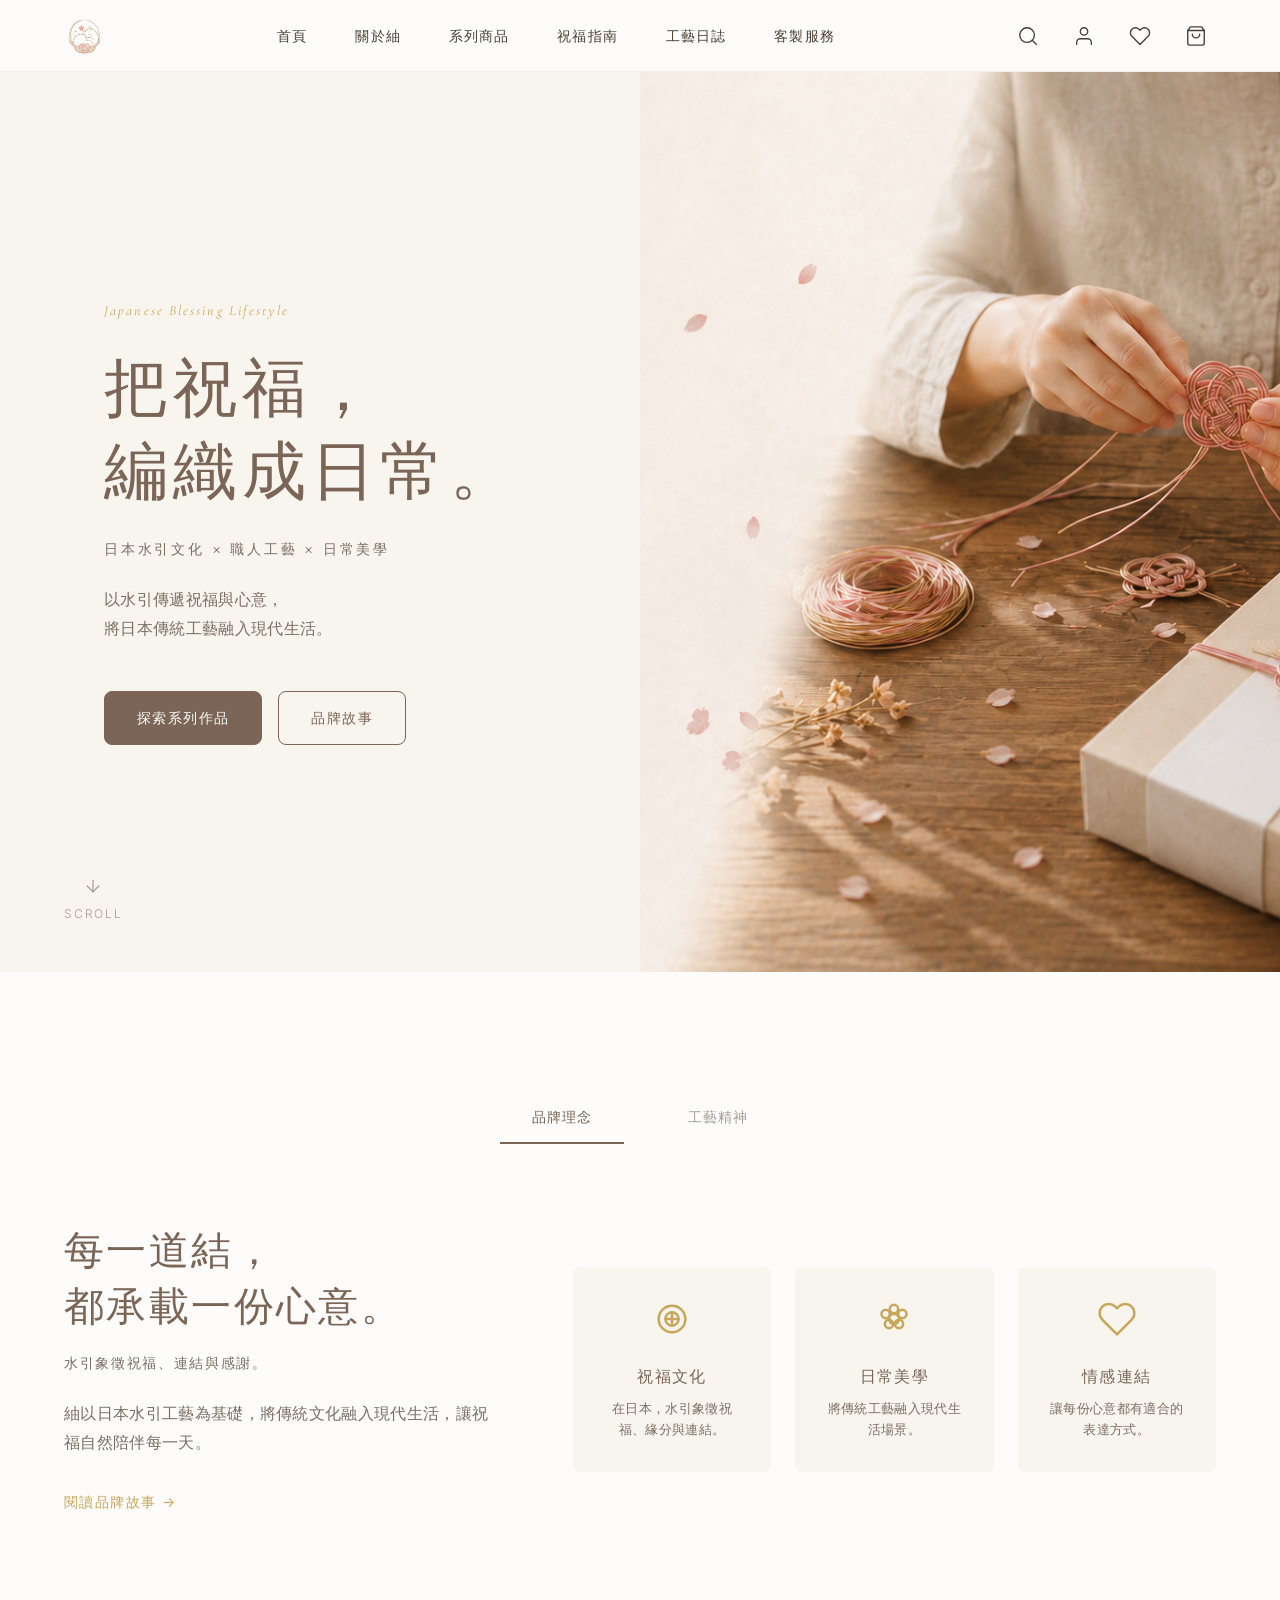
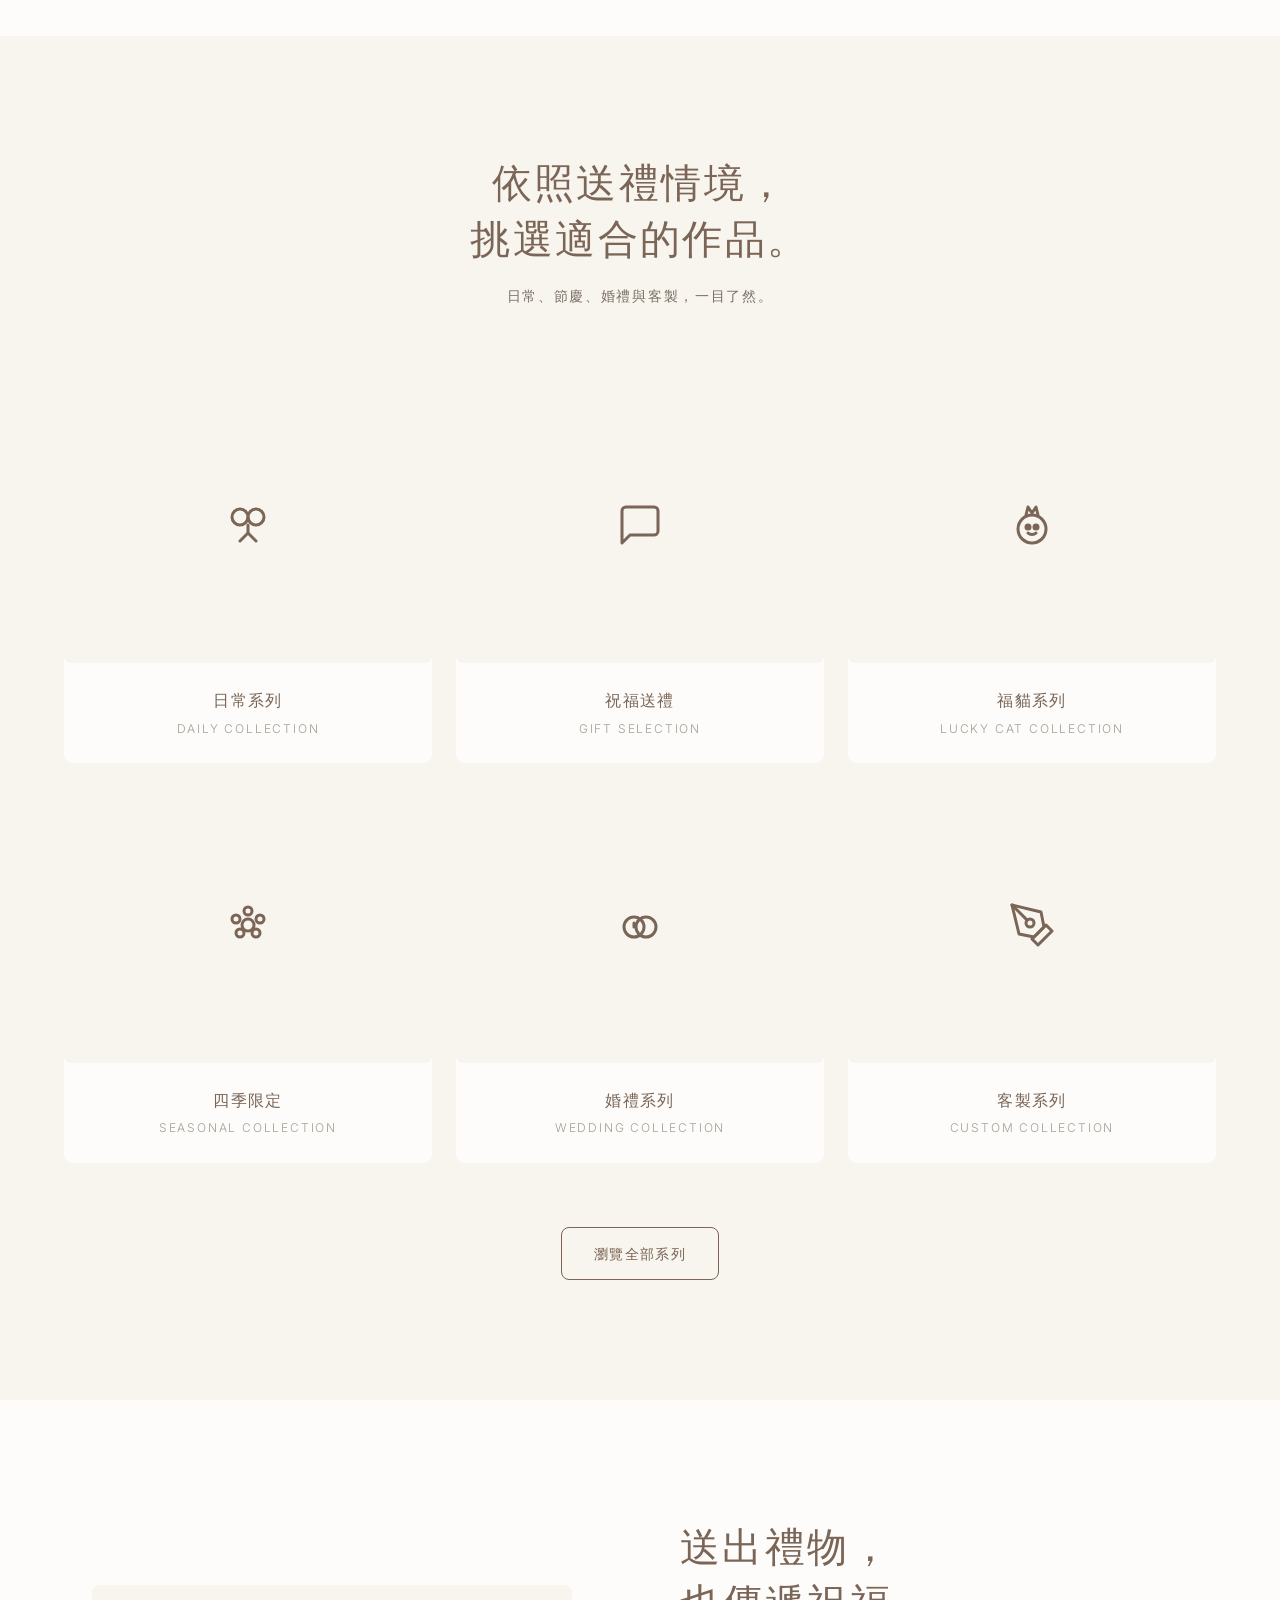
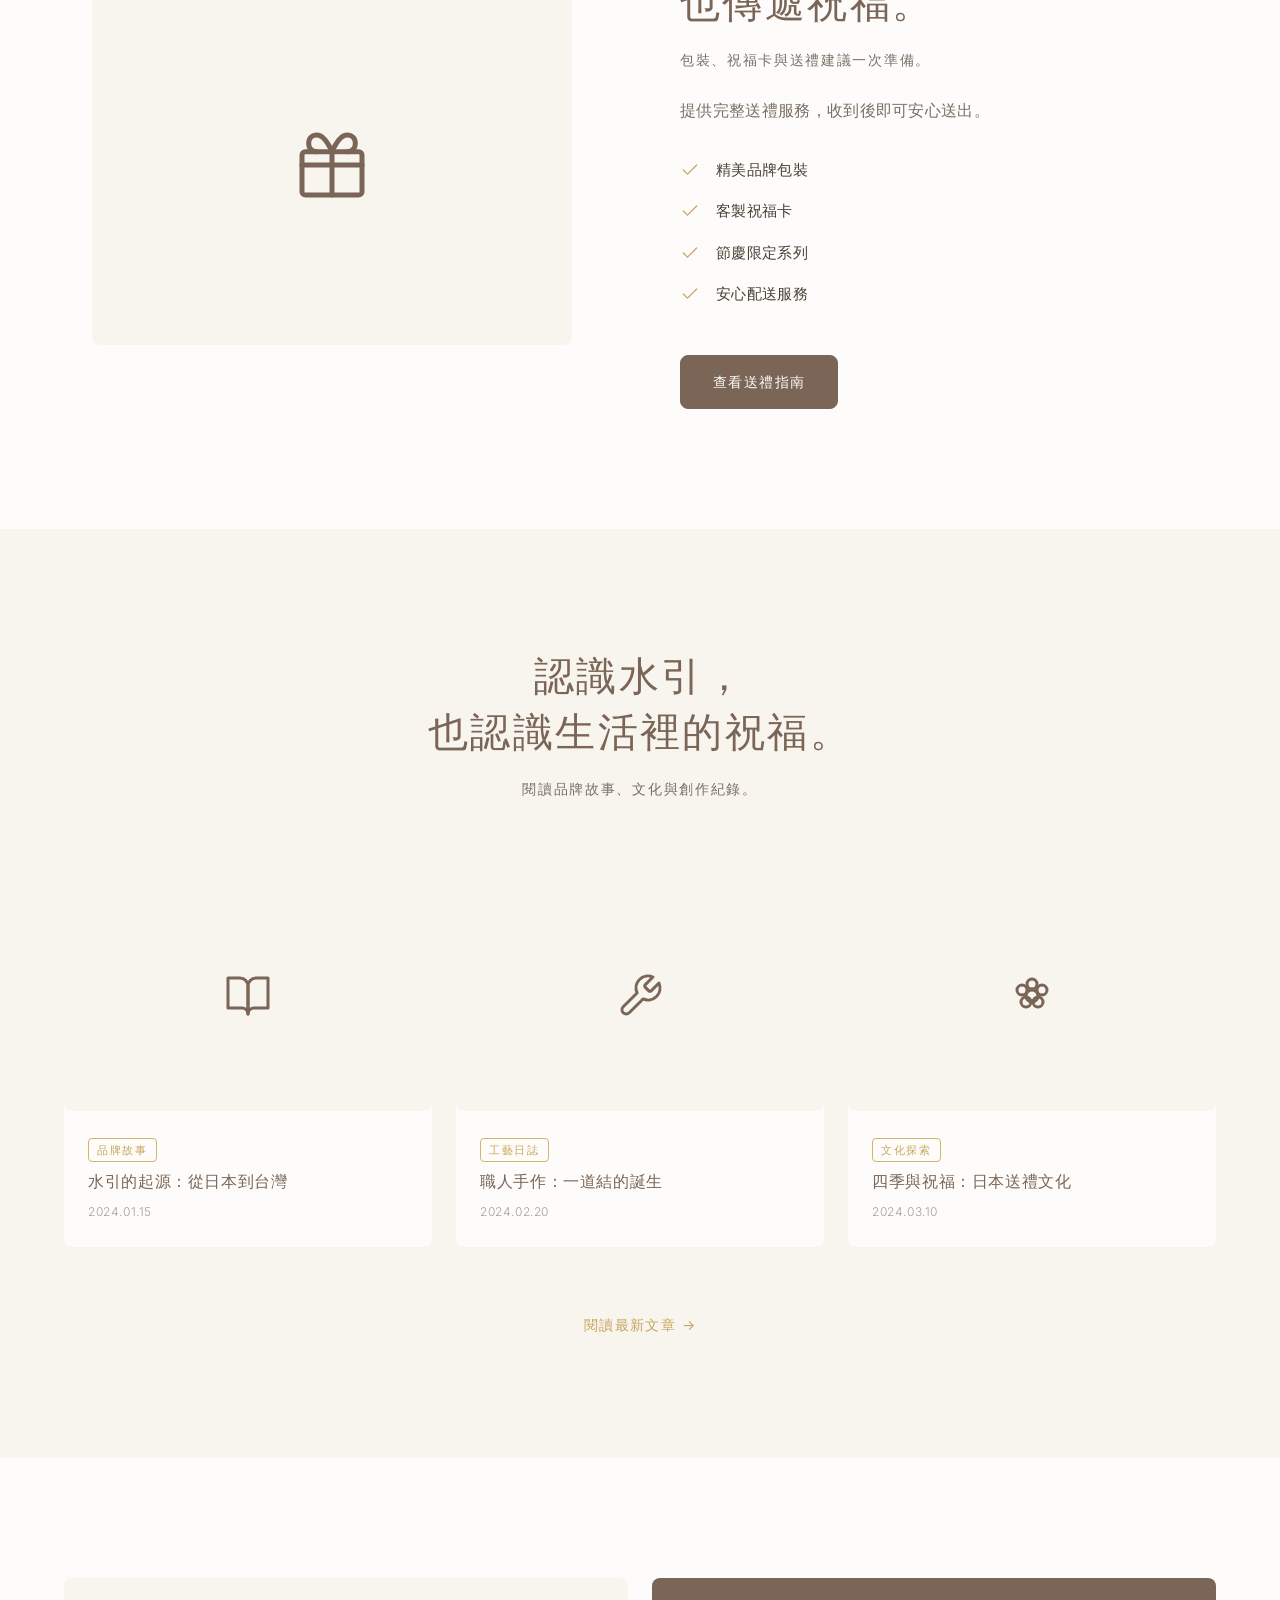
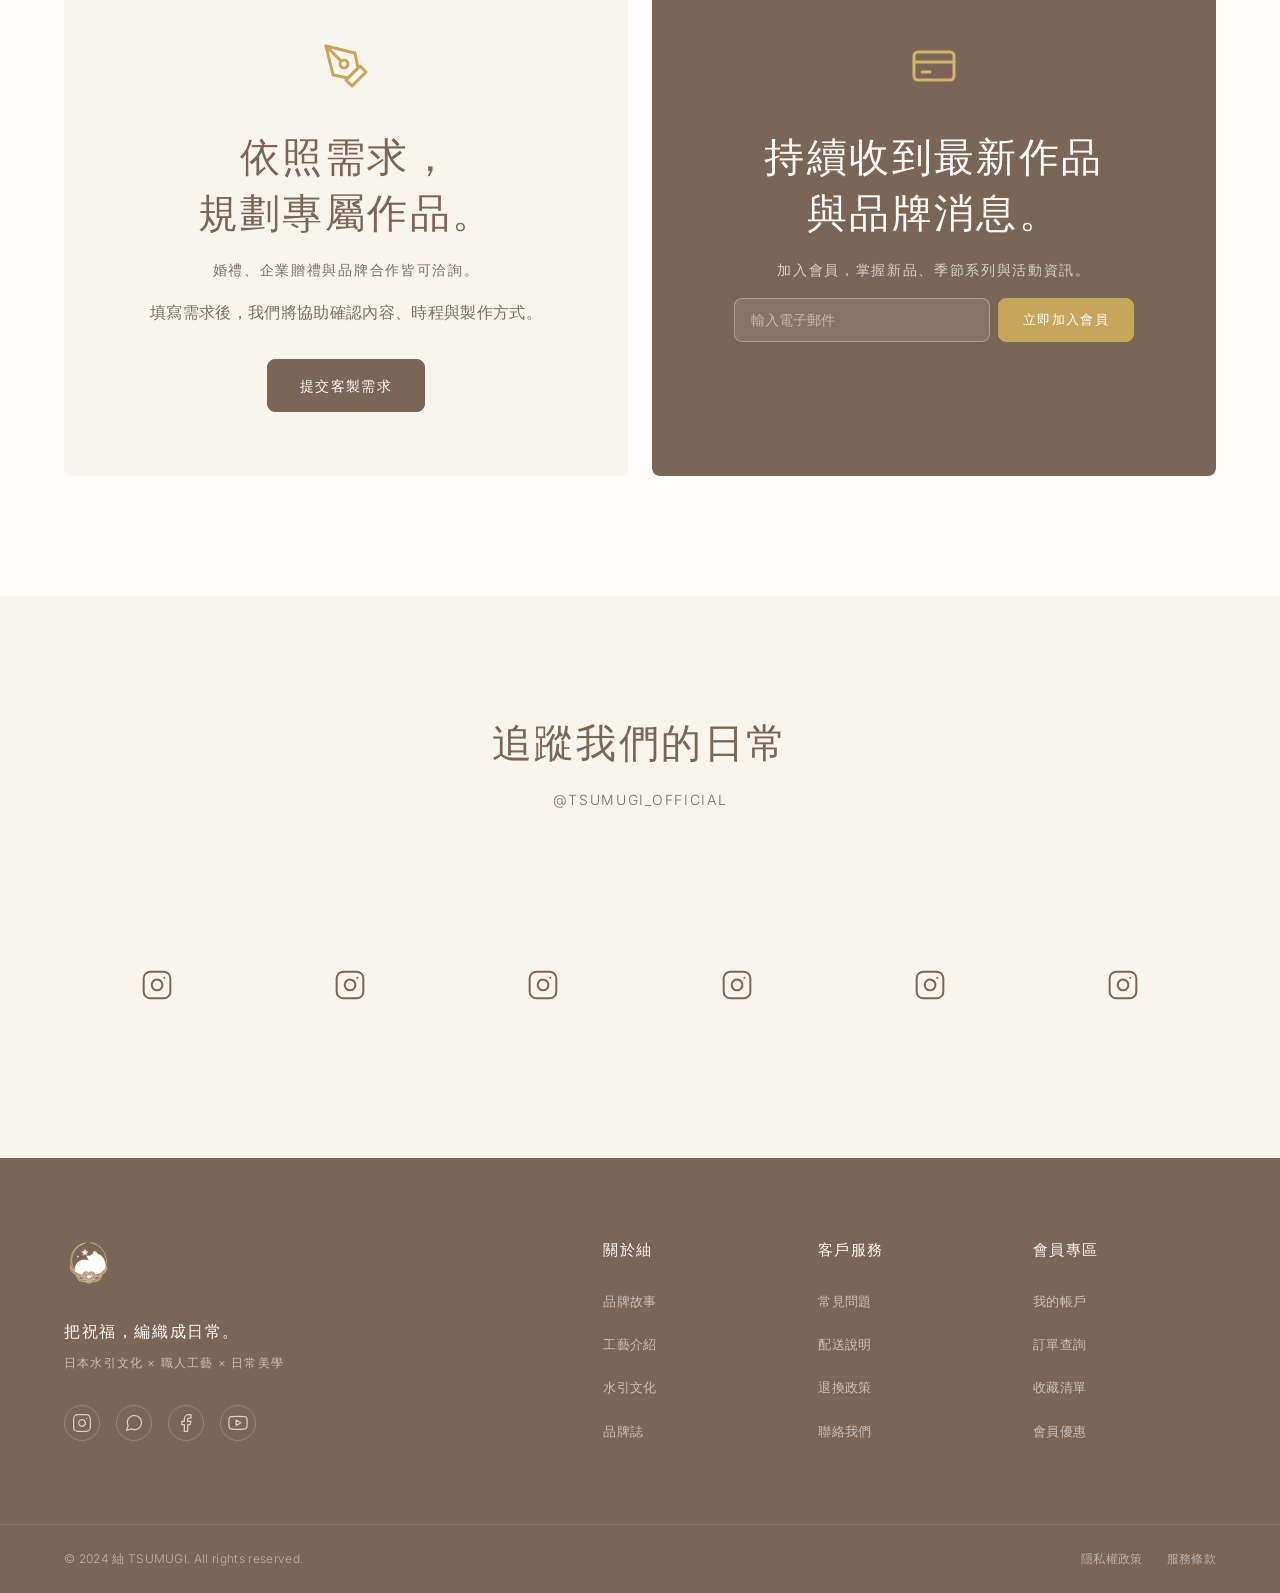
<file: web/index.html>
﻿<!DOCTYPE html>
<html lang="zh-Hant">
<head>
  <meta charset="UTF-8">
  <meta name="viewport" content="width=device-width, initial-scale=1.0">
  <meta name="description" content="紬 TSUMUGI — 日本水引生活品牌。以水引工藝製作日常飾品與祝福禮品，把祝福，編織成日常。">
  <meta property="og:title" content="紬 TSUMUGI｜把祝福，編織成日常">
  <meta property="og:description" content="日本水引生活品牌。以水引工藝製作日常飾品與祝福禮品，把祝福，編織成日常。">
  <meta property="og:image" content="asset/og-image.svg">
  <meta property="og:type" content="website">
  <title>紬 TSUMUGI｜把祝福，編織成日常</title>
  <link rel="icon" type="image/svg+xml" href="asset/favicon.svg">
  <link rel="preconnect" href="https://fonts.googleapis.com">
  <link rel="preconnect" href="https://fonts.gstatic.com" crossorigin>
  <link href="https://fonts.googleapis.com/css2?family=Cormorant+Garamond:ital,wght@0,300;0,400;0,500;0,600;1,300;1,400&family=Inter:wght@300;400;500&display=swap" rel="stylesheet">
  <link rel="stylesheet" href="css/style.css">
</head>
<body>

  <!-- Header (Template) -->
  <div id="template-header"></div>

  <main>
    <!-- Hero -->
    <section class="hero" id="hero">
      <div class="hero-content">
        <p class="hero-label">Japanese Blessing Lifestyle</p>
        <h1 class="hero-title">把祝福，<br>編織成日常。</h1>
        <p class="hero-desc">日本水引文化 × 職人工藝 × 日常美學</p>
        <p class="hero-subdesc">以水引傳遞祝福與心意，<br>將日本傳統工藝融入現代生活。</p>
        <div class="hero-cta">
          <a href="collections.html" class="btn btn-primary">探索系列作品</a>
          <a href="about.html" class="btn btn-outline">品牌故事</a>
        </div>
      </div>
      <div class="hero-image">
        <img src="asset/hero-banner.png" alt="職人以水引編織祝福飾品" loading="eager">
      </div>
      <div class="hero-scroll">
        <svg width="20" height="20" viewBox="0 0 24 24" fill="none" stroke="currentColor" stroke-width="1.5" stroke-linecap="round" stroke-linejoin="round"><line x1="12" y1="5" x2="12" y2="19"/><polyline points="19 12 12 19 5 12"/></svg>
        <span>SCROLL</span>
      </div>
    </section>

    <!-- Brand Features -->
    <section class="brand-features" id="about">
      <div class="container">
        <div class="features-tabs">
          <button class="tab-btn active" data-tab="philosophy">品牌理念</button>
          <button class="tab-btn" data-tab="craft">工藝精神</button>
        </div>
        <div class="features-content">
          <div class="tab-panel active" id="panel-philosophy">
            <div class="feature-grid">
              <div class="feature-text">
                <h2 class="section-title">每一道結，<br>都承載一份心意。</h2>
                <p class="section-subtitle">水引象徵祝福、連結與感謝。</p>
                <p class="section-desc">紬以日本水引工藝為基礎，將傳統文化融入現代生活，讓祝福自然陪伴每一天。</p>
                <a href="about.html" class="btn btn-text">閱讀品牌故事 →</a>
              </div>
              <div class="feature-visual">
                <div class="feature-card">
                  <div class="feature-icon">
                    <svg width="40" height="40" viewBox="0 0 24 24" fill="none" stroke="currentColor" stroke-width="1.5" stroke-linecap="round" stroke-linejoin="round"><circle cx="12" cy="12" r="8"/><path d="M8 12c0-2.2 1.8-4 4-4s4 1.8 4 4-1.8 4-4 4-4-1.8-4-4"/><path d="M12 8v8"/><path d="M8 12h8"/></svg>
                  </div>
                  <h3>祝福文化</h3>
                  <p>在日本，水引象徵祝福、緣分與連結。</p>
                </div>
                <div class="feature-card">
                  <div class="feature-icon">
                    <svg width="40" height="40" viewBox="0 0 24 24" fill="none" stroke="currentColor" stroke-width="1.5" stroke-linecap="round" stroke-linejoin="round"><circle cx="12" cy="12" r="3"/><circle cx="12" cy="6" r="2.5"/><circle cx="17" cy="9" r="2.5"/><circle cx="15" cy="15" r="2.5"/><circle cx="9" cy="15" r="2.5"/><circle cx="7" cy="9" r="2.5"/></svg>
                  </div>
                  <h3>日常美學</h3>
                  <p>將傳統工藝融入現代生活場景。</p>
                </div>
                <div class="feature-card">
                  <div class="feature-icon">
                    <svg width="40" height="40" viewBox="0 0 24 24" fill="none" stroke="currentColor" stroke-width="1.5" stroke-linecap="round" stroke-linejoin="round"><path d="M20.84 4.61a5.5 5.5 0 0 0-7.78 0L12 5.67l-1.06-1.06a5.5 5.5 0 0 0-7.78 7.78l1.06 1.06L12 21.23l7.78-7.78 1.06-1.06a5.5 5.5 0 0 0 0-7.78z"/></svg>
                  </div>
                  <h3>情感連結</h3>
                  <p>讓每份心意都有適合的表達方式。</p>
                </div>
              </div>
            </div>
          </div>
          <div class="tab-panel" id="panel-craft">
            <div class="feature-grid">
              <div class="feature-text">
                <h2 class="section-title">從編織到包裝，<br>細心完成每一道工序。</h2>
                <p class="section-subtitle">手工製作，搭配可重複使用的包裝。</p>
                <p class="section-desc">重視製作細節，也重視送禮體驗，讓作品在使用後仍能持續陪伴生活。</p>
                <a href="about.html#craft" class="btn btn-text">了解工藝與包裝 →</a>
              </div>
              <div class="feature-visual">
                <div class="feature-card">
                  <div class="feature-icon">
                    <svg width="40" height="40" viewBox="0 0 24 24" fill="none" stroke="currentColor" stroke-width="1.5" stroke-linecap="round" stroke-linejoin="round"><path d="M14.7 6.3a1 1 0 0 0 0 1.4l1.6 1.6a1 1 0 0 0 1.4 0l3.77-3.77a6 6 0 0 1-7.94 7.94l-6.91 6.91a2.12 2.12 0 0 1-3-3l6.91-6.91a6 6 0 0 1 7.94-7.94l-3.76 3.76z"/></svg>
                  </div>
                  <h3>職人手作</h3>
                  <p>每件作品皆以手工製作完成。</p>
                </div>
                <div class="feature-card">
                  <div class="feature-icon">
                    <svg width="40" height="40" viewBox="0 0 24 24" fill="none" stroke="currentColor" stroke-width="1.5" stroke-linecap="round" stroke-linejoin="round"><path d="M21 16V8a2 2 0 0 0-1-1.73l-7-4a2 2 0 0 0-2 0l-7 4A2 2 0 0 0 3 8v8a2 2 0 0 0 1 1.73l7 4a2 2 0 0 0 2 0l7-4A2 2 0 0 0 21 16z"/><polyline points="3.27 6.96 12 12.01 20.73 6.96"/><line x1="12" y1="22.08" x2="12" y2="12"/></svg>
                  </div>
                  <h3>精緻包裝</h3>
                  <p>可重複利用的包裝設計。</p>
                </div>
                <div class="feature-card">
                  <div class="feature-icon">
                    <svg width="40" height="40" viewBox="0 0 24 24" fill="none" stroke="currentColor" stroke-width="1.5" stroke-linecap="round" stroke-linejoin="round"><circle cx="12" cy="12" r="3"/><path d="M12 2c-4 4-6 8-6 12 0 3.3 2.7 6 6 6s6-2.7 6-6c0-4-2-8-6-12z"/><path d="M12 2v18"/><path d="M12 8c-2 2-3 4-3 6"/><path d="M12 8c2 2 3 4 3 6"/></svg>
                  </div>
                  <h3>細節堅持</h3>
                  <p>重視每一道工序的完成度。</p>
                </div>
              </div>
            </div>
          </div>
        </div>
      </div>
    </section>

    <!-- Product Collections -->
    <section class="collections" id="collections">
      <div class="container">
        <div class="section-header">
          <h2 class="section-title">依照送禮情境，<br>挑選適合的作品。</h2>
          <p class="section-subtitle">日常、節慶、婚禮與客製，一目了然。</p>
        </div>
        <div class="collection-grid">
          <a href="collections.html" class="collection-card">
            <div class="collection-img">
              <div class="placeholder-img" style="background-color: var(--color-cream);">
                <svg width="48" height="48" viewBox="0 0 24 24" fill="none" stroke="var(--color-brown)" stroke-width="1.5" stroke-linecap="round" stroke-linejoin="round"><circle cx="8" cy="8" r="4"/><circle cx="16" cy="8" r="4"/><path d="M12 12v4"/><path d="M8 20l4-4 4 4"/></svg>
              </div>
            </div>
            <div class="collection-info">
              <h3>日常系列</h3>
              <p>Daily Collection</p>
            </div>
          </a>
          <a href="collections.html" class="collection-card">
            <div class="collection-img">
              <div class="placeholder-img" style="background-color: var(--color-cream);">
                <svg width="48" height="48" viewBox="0 0 24 24" fill="none" stroke="var(--color-brown)" stroke-width="1.5" stroke-linecap="round" stroke-linejoin="round"><path d="M21 15a2 2 0 0 1-2 2H7l-4 4V5a2 2 0 0 1 2-2h14a2 2 0 0 1 2 2z"/></svg>
              </div>
            </div>
            <div class="collection-info">
              <h3>祝福送禮</h3>
              <p>Gift Selection</p>
            </div>
          </a>
          <a href="collections.html" class="collection-card">
            <div class="collection-img">
              <div class="placeholder-img" style="background-color: var(--color-cream);">
                <svg width="48" height="48" viewBox="0 0 24 24" fill="none" stroke="var(--color-brown)" stroke-width="1.5" stroke-linecap="round" stroke-linejoin="round"><circle cx="12" cy="14" r="7"/><path d="M9 7l1-4 2 3 2-3 1 4"/><circle cx="10" cy="13" r="1" fill="var(--color-brown)"/><circle cx="14" cy="13" r="1" fill="var(--color-brown)"/><path d="M10 16c1 1 3 1 4 0"/></svg>
              </div>
            </div>
            <div class="collection-info">
              <h3>福貓系列</h3>
              <p>Lucky Cat Collection</p>
            </div>
          </a>
          <a href="collections.html" class="collection-card">
            <div class="collection-img">
              <div class="placeholder-img" style="background-color: var(--color-cream);">
                <svg width="48" height="48" viewBox="0 0 24 24" fill="none" stroke="var(--color-brown)" stroke-width="1.5" stroke-linecap="round" stroke-linejoin="round"><circle cx="12" cy="12" r="3"/><circle cx="12" cy="5" r="2"/><circle cx="18" cy="9" r="2"/><circle cx="16" cy="16" r="2"/><circle cx="8" cy="16" r="2"/><circle cx="6" cy="9" r="2"/></svg>
              </div>
            </div>
            <div class="collection-info">
              <h3>四季限定</h3>
              <p>Seasonal Collection</p>
            </div>
          </a>
          <a href="collections.html" class="collection-card">
            <div class="collection-img">
              <div class="placeholder-img" style="background-color: var(--color-cream);">
                <svg width="48" height="48" viewBox="0 0 24 24" fill="none" stroke="var(--color-brown)" stroke-width="1.5" stroke-linecap="round" stroke-linejoin="round"><circle cx="9" cy="13" r="5"/><circle cx="15" cy="13" r="5"/><path d="M9 13v-2"/></svg>
              </div>
            </div>
            <div class="collection-info">
              <h3>婚禮系列</h3>
              <p>Wedding Collection</p>
            </div>
          </a>
          <a href="collections.html" class="collection-card">
            <div class="collection-img">
              <div class="placeholder-img" style="background-color: var(--color-cream);">
                <svg width="48" height="48" viewBox="0 0 24 24" fill="none" stroke="var(--color-brown)" stroke-width="1.5" stroke-linecap="round" stroke-linejoin="round"><path d="M12 19l7-7 3 3-7 7-3-3z"/><path d="M18 13l-1.5-7.5L2 2l3.5 14.5L13 18l5-5z"/><path d="M2 2l7.586 7.586"/><circle cx="11" cy="11" r="2"/></svg>
              </div>
            </div>
            <div class="collection-info">
              <h3>客製系列</h3>
              <p>Custom Collection</p>
            </div>
          </a>
        </div>
        <div class="section-footer">
          <a href="collections.html" class="btn btn-outline">瀏覽全部系列</a>
        </div>
      </div>
    </section>

    <!-- Gift Experience -->
    <section class="gift-experience" id="gift">
      <div class="container">
        <div class="gift-grid">
          <div class="gift-visual">
            <div class="gift-img-stack">
              <div class="gift-img-placeholder">
                <div class="placeholder-img large" style="background-color: var(--color-cream);">
                  <svg width="80" height="80" viewBox="0 0 24 24" fill="none" stroke="var(--color-brown)" stroke-width="1.5" stroke-linecap="round" stroke-linejoin="round"><rect x="3" y="8" width="18" height="13" rx="1"/><path d="M12 8v13"/><path d="M3 12h18"/><path d="M7.5 8C6 8 5 7 5 5.5S6 3 7.5 3c2.5 0 4.5 5 4.5 5"/><path d="M16.5 8C18 8 19 7 19 5.5S18 3 16.5 3c-2.5 0-4.5 5-4.5 5"/></svg>
                </div>
              </div>
            </div>
          </div>
          <div class="gift-text">
            <h2 class="section-title">送出禮物，<br>也傳遞祝福。</h2>
            <p class="section-subtitle">包裝、祝福卡與送禮建議一次準備。</p>
            <p class="section-desc">提供完整送禮服務，收到後即可安心送出。</p>
            <ul class="gift-features">
              <li>
                <svg width="20" height="20" viewBox="0 0 24 24" fill="none" stroke="currentColor" stroke-width="1.5" stroke-linecap="round" stroke-linejoin="round"><polyline points="20 6 9 17 4 12"/></svg>
                精美品牌包裝
              </li>
              <li>
                <svg width="20" height="20" viewBox="0 0 24 24" fill="none" stroke="currentColor" stroke-width="1.5" stroke-linecap="round" stroke-linejoin="round"><polyline points="20 6 9 17 4 12"/></svg>
                客製祝福卡
              </li>
              <li>
                <svg width="20" height="20" viewBox="0 0 24 24" fill="none" stroke="currentColor" stroke-width="1.5" stroke-linecap="round" stroke-linejoin="round"><polyline points="20 6 9 17 4 12"/></svg>
                節慶限定系列
              </li>
              <li>
                <svg width="20" height="20" viewBox="0 0 24 24" fill="none" stroke="currentColor" stroke-width="1.5" stroke-linecap="round" stroke-linejoin="round"><polyline points="20 6 9 17 4 12"/></svg>
                安心配送服務
              </li>
            </ul>
            <a href="gift.html" class="btn btn-primary">查看送禮指南</a>
          </div>
        </div>
      </div>
    </section>

    <!-- Brand Story -->
    <section class="brand-story" id="journal">
      <div class="container">
        <div class="story-header">
          <h2 class="section-title">認識水引，<br>也認識生活裡的祝福。</h2>
          <p class="section-subtitle">閱讀品牌故事、文化與創作紀錄。</p>
        </div>
        <div class="story-grid">
          <a href="journal.html" class="story-card">
            <div class="story-img">
              <div class="placeholder-img" style="background-color: var(--color-cream);">
                <svg width="48" height="48" viewBox="0 0 24 24" fill="none" stroke="var(--color-brown)" stroke-width="1.5" stroke-linecap="round" stroke-linejoin="round"><path d="M2 3h6a4 4 0 0 1 4 4v14a3 3 0 0 0-3-3H2z"/><path d="M22 3h-6a4 4 0 0 0-4 4v14a3 3 0 0 1 3-3h7z"/></svg>
              </div>
            </div>
            <div class="story-info">
              <span class="story-tag">品牌故事</span>
              <h3>水引的起源：從日本到台灣</h3>
              <p class="story-date">2024.01.15</p>
            </div>
          </a>
          <a href="journal.html" class="story-card">
            <div class="story-img">
              <div class="placeholder-img" style="background-color: var(--color-cream);">
                <svg width="48" height="48" viewBox="0 0 24 24" fill="none" stroke="var(--color-brown)" stroke-width="1.5" stroke-linecap="round" stroke-linejoin="round"><path d="M14.7 6.3a1 1 0 0 0 0 1.4l1.6 1.6a1 1 0 0 0 1.4 0l3.77-3.77a6 6 0 0 1-7.94 7.94l-6.91 6.91a2.12 2.12 0 0 1-3-3l6.91-6.91a6 6 0 0 1 7.94-7.94l-3.76 3.76z"/></svg>
              </div>
            </div>
            <div class="story-info">
              <span class="story-tag">工藝日誌</span>
              <h3>職人手作：一道結的誕生</h3>
              <p class="story-date">2024.02.20</p>
            </div>
          </a>
          <a href="journal.html" class="story-card">
            <div class="story-img">
              <div class="placeholder-img" style="background-color: var(--color-cream);">
                <svg width="48" height="48" viewBox="0 0 24 24" fill="none" stroke="var(--color-brown)" stroke-width="1.5" stroke-linecap="round" stroke-linejoin="round"><circle cx="12" cy="12" r="3"/><circle cx="12" cy="6" r="2.5"/><circle cx="17" cy="9" r="2.5"/><circle cx="15" cy="15" r="2.5"/><circle cx="9" cy="15" r="2.5"/><circle cx="7" cy="9" r="2.5"/></svg>
              </div>
            </div>
            <div class="story-info">
              <span class="story-tag">文化探索</span>
              <h3>四季與祝福：日本送禮文化</h3>
              <p class="story-date">2024.03.10</p>
            </div>
          </a>
        </div>
        <div class="section-footer">
          <a href="journal.html" class="btn btn-text">閱讀最新文章 →</a>
        </div>
      </div>
    </section>

    <!-- CTA Customization -->
    <section class="cta-section" id="custom">
      <div class="container">
        <div class="cta-grid">
          <div class="cta-card">
            <div class="cta-icon">
              <svg width="48" height="48" viewBox="0 0 24 24" fill="none" stroke="currentColor" stroke-width="1.5" stroke-linecap="round" stroke-linejoin="round"><path d="M12 19l7-7 3 3-7 7-3-3z"/><path d="M18 13l-1.5-7.5L2 2l3.5 14.5L13 18l5-5z"/><path d="M2 2l7.586 7.586"/><circle cx="11" cy="11" r="2"/></svg>
            </div>
            <h2 class="section-title">依照需求，<br>規劃專屬作品。</h2>
            <p class="section-subtitle">婚禮、企業贈禮與品牌合作皆可洽詢。</p>
            <p class="section-desc">填寫需求後，我們將協助確認內容、時程與製作方式。</p>
            <a href="custom.html" class="btn btn-primary">提交客製需求</a>
          </div>
          <div class="cta-card member-card">
            <div class="cta-icon">
              <svg width="48" height="48" viewBox="0 0 24 24" fill="none" stroke="currentColor" stroke-width="1.5" stroke-linecap="round" stroke-linejoin="round"><rect x="2" y="5" width="20" height="14" rx="2"/><path d="M2 10h20"/><path d="M6 15h4"/></svg>
            </div>
            <h2 class="section-title">持續收到最新作品<br>與品牌消息。</h2>
            <p class="section-subtitle">加入會員，掌握新品、季節系列與活動資訊。</p>
            <div class="email-form">
              <input type="email" placeholder="輸入電子郵件" aria-label="電子郵件">
              <button type="submit" class="btn btn-primary">立即加入會員</button>
            </div>
          </div>
        </div>
      </div>
    </section>

    <!-- Instagram Section -->
    <section class="instagram-section">
      <div class="container">
        <div class="section-header">
          <h2 class="section-title">追蹤我們的日常</h2>
          <p class="section-subtitle">@tsumugi_official</p>
        </div>
        <div class="instagram-grid">
          <div class="insta-placeholder"><div class="placeholder-img" style="background-color: var(--color-cream); aspect-ratio: 1/1;"><svg width="32" height="32" viewBox="0 0 24 24" fill="none" stroke="var(--color-brown)" stroke-width="1.5" stroke-linecap="round" stroke-linejoin="round"><rect x="2" y="2" width="20" height="20" rx="5" ry="5"/><path d="M16 11.37A4 4 0 1 1 12.63 8 4 4 0 0 1 16 11.37z"/><line x1="17.5" y1="6.5" x2="17.51" y2="6.5"/></svg></div></div>
          <div class="insta-placeholder"><div class="placeholder-img" style="background-color: var(--color-cream); aspect-ratio: 1/1;"><svg width="32" height="32" viewBox="0 0 24 24" fill="none" stroke="var(--color-brown)" stroke-width="1.5" stroke-linecap="round" stroke-linejoin="round"><rect x="2" y="2" width="20" height="20" rx="5" ry="5"/><path d="M16 11.37A4 4 0 1 1 12.63 8 4 4 0 0 1 16 11.37z"/><line x1="17.5" y1="6.5" x2="17.51" y2="6.5"/></svg></div></div>
          <div class="insta-placeholder"><div class="placeholder-img" style="background-color: var(--color-cream); aspect-ratio: 1/1;"><svg width="32" height="32" viewBox="0 0 24 24" fill="none" stroke="var(--color-brown)" stroke-width="1.5" stroke-linecap="round" stroke-linejoin="round"><rect x="2" y="2" width="20" height="20" rx="5" ry="5"/><path d="M16 11.37A4 4 0 1 1 12.63 8 4 4 0 0 1 16 11.37z"/><line x1="17.5" y1="6.5" x2="17.51" y2="6.5"/></svg></div></div>
          <div class="insta-placeholder"><div class="placeholder-img" style="background-color: var(--color-cream); aspect-ratio: 1/1;"><svg width="32" height="32" viewBox="0 0 24 24" fill="none" stroke="var(--color-brown)" stroke-width="1.5" stroke-linecap="round" stroke-linejoin="round"><rect x="2" y="2" width="20" height="20" rx="5" ry="5"/><path d="M16 11.37A4 4 0 1 1 12.63 8 4 4 0 0 1 16 11.37z"/><line x1="17.5" y1="6.5" x2="17.51" y2="6.5"/></svg></div></div>
          <div class="insta-placeholder"><div class="placeholder-img" style="background-color: var(--color-cream); aspect-ratio: 1/1;"><svg width="32" height="32" viewBox="0 0 24 24" fill="none" stroke="var(--color-brown)" stroke-width="1.5" stroke-linecap="round" stroke-linejoin="round"><rect x="2" y="2" width="20" height="20" rx="5" ry="5"/><path d="M16 11.37A4 4 0 1 1 12.63 8 4 4 0 0 1 16 11.37z"/><line x1="17.5" y1="6.5" x2="17.51" y2="6.5"/></svg></div></div>
          <div class="insta-placeholder"><div class="placeholder-img" style="background-color: var(--color-cream); aspect-ratio: 1/1;"><svg width="32" height="32" viewBox="0 0 24 24" fill="none" stroke="var(--color-brown)" stroke-width="1.5" stroke-linecap="round" stroke-linejoin="round"><rect x="2" y="2" width="20" height="20" rx="5" ry="5"/><path d="M16 11.37A4 4 0 1 1 12.63 8 4 4 0 0 1 16 11.37z"/><line x1="17.5" y1="6.5" x2="17.51" y2="6.5"/></svg></div></div>
        </div>
      </div>
    </section>
  </main>

  <!-- Footer (Template) -->
  <div id="template-footer"></div>

  <script src="js/icons.js"></script>
  <script src="js/templates.js"></script>
  <script src="js/main.js"></script>
  <script>
    TSUMUGI.Templates.init('index.html');
  </script>
</body>
</html>
</file>
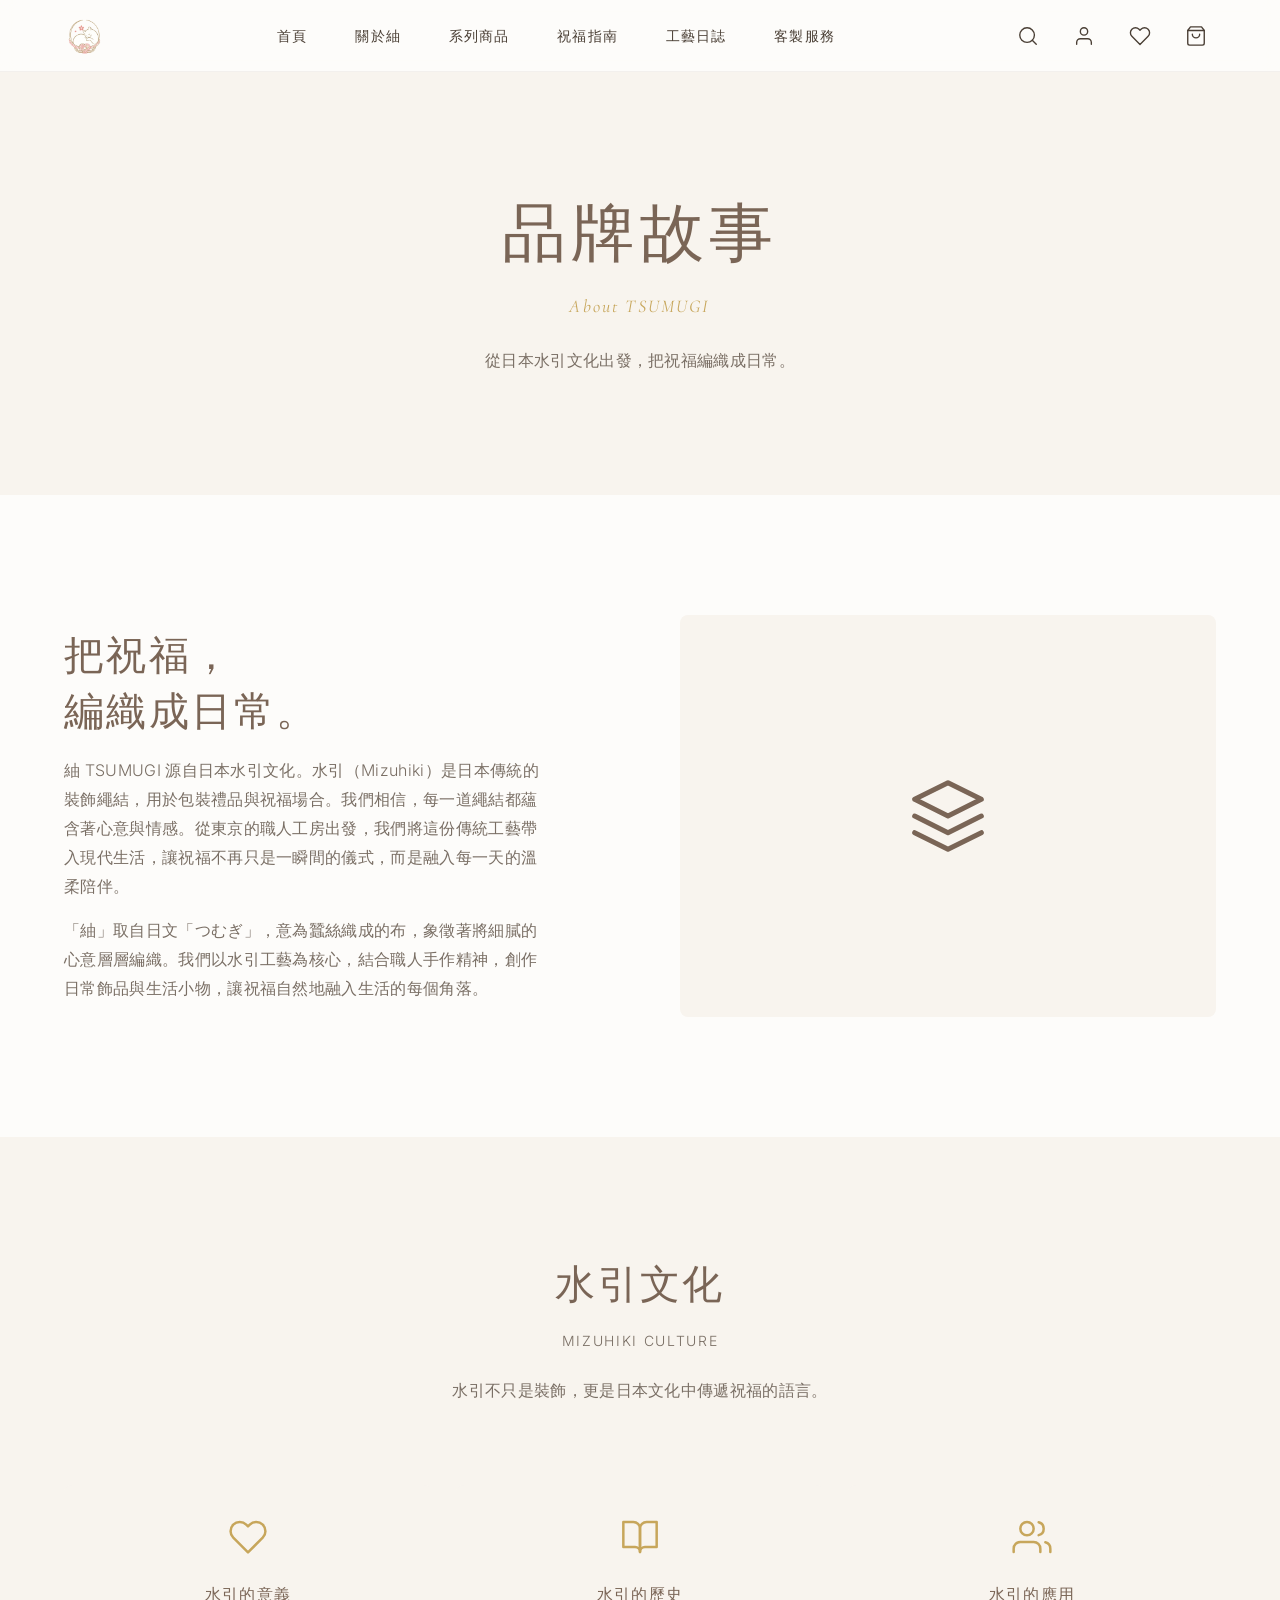
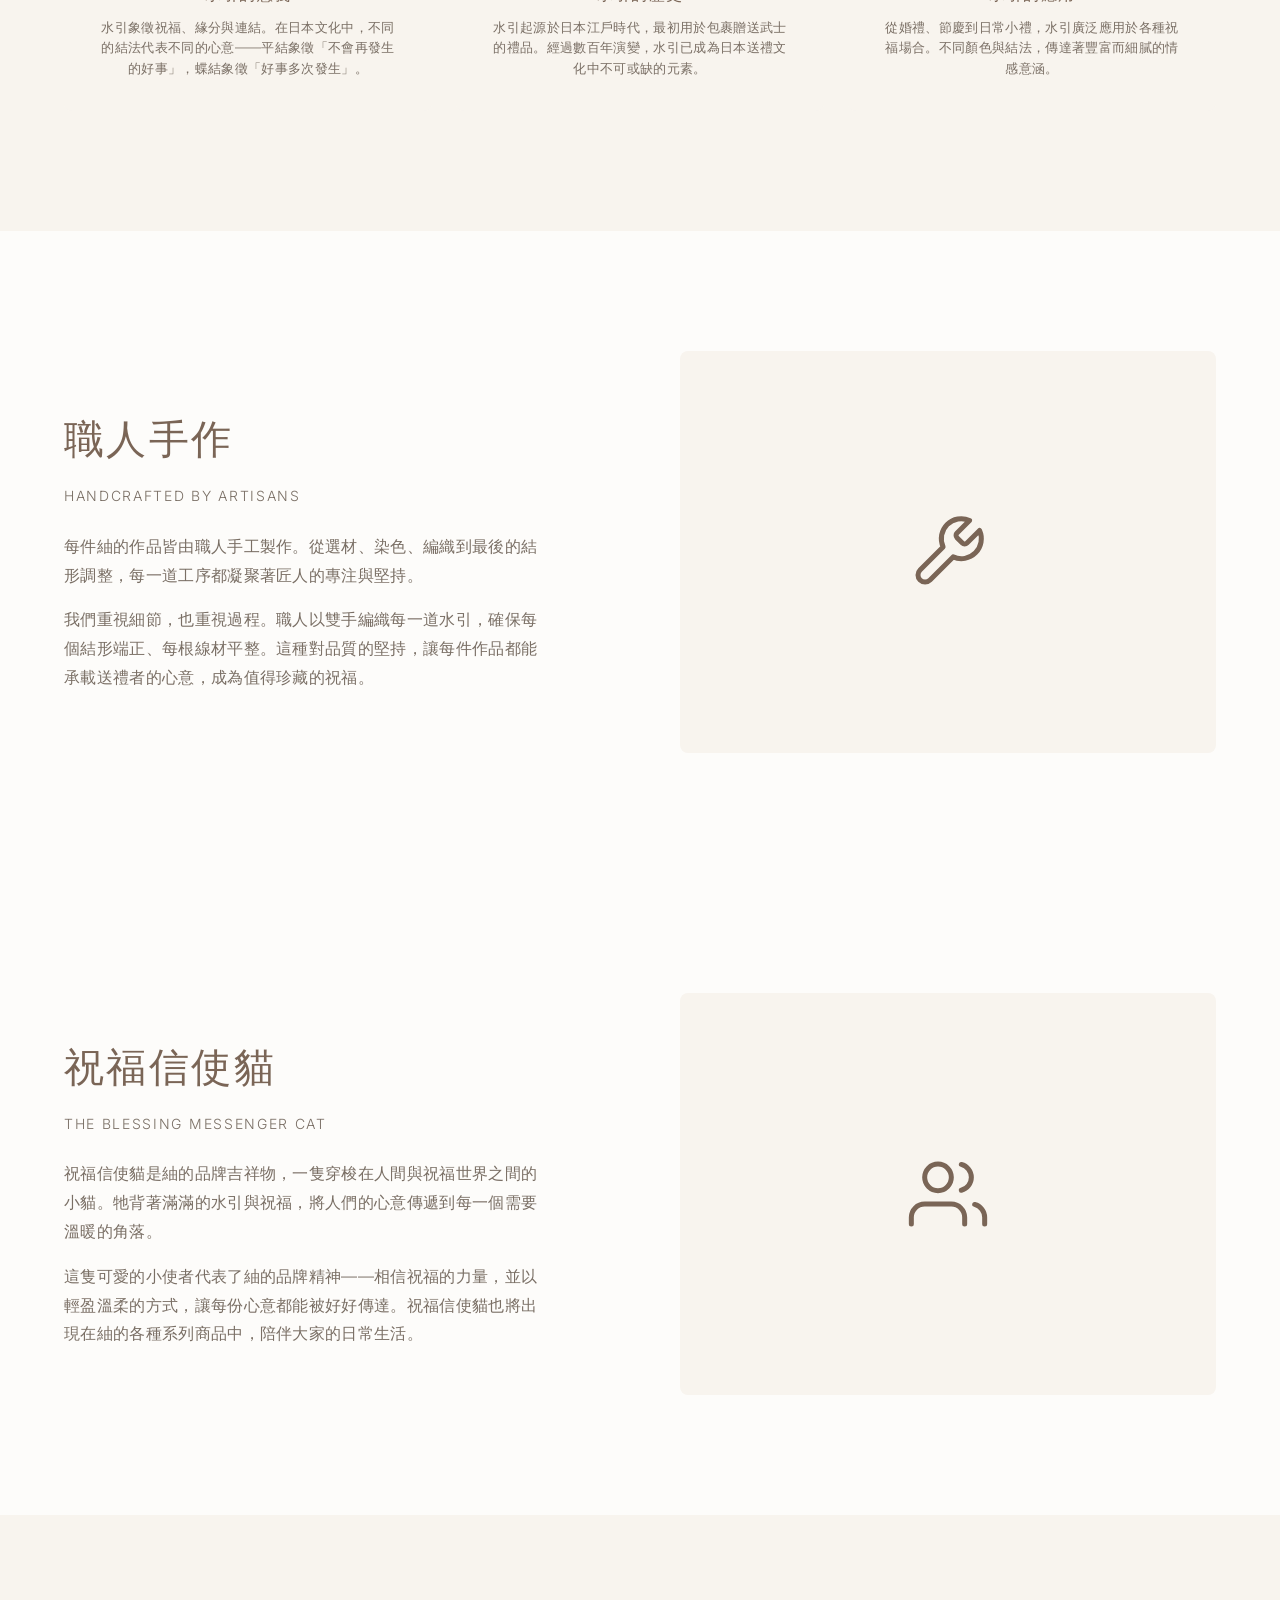
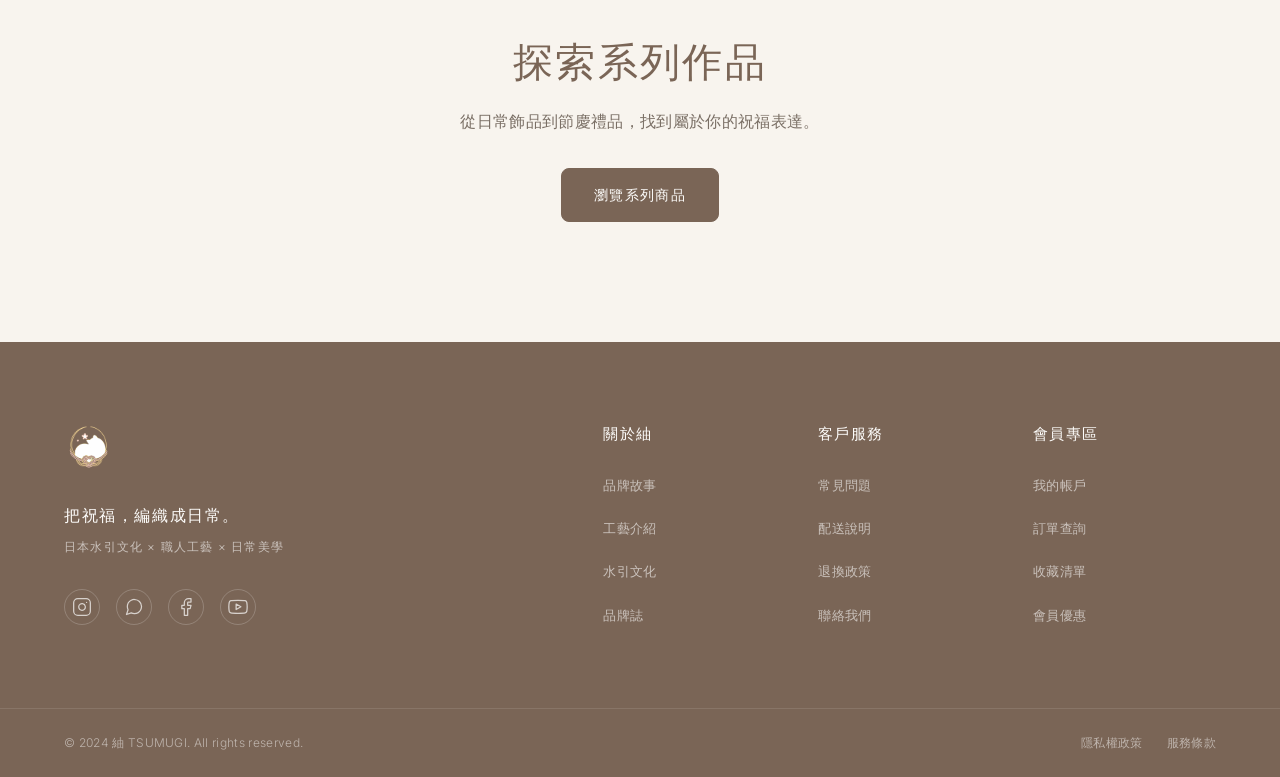
<file: web/about.html>
﻿<!DOCTYPE html>
<html lang="zh-Hant">
<head>
  <meta charset="UTF-8">
  <meta name="viewport" content="width=device-width, initial-scale=1.0">
  <meta name="description" content="紬 TSUMUGI — 品牌故事。從日本水引文化出發，把祝福編織成日常。">
  <meta property="og:title" content="品牌故事｜紬 TSUMUGI">
  <meta property="og:description" content="從日本水引文化出發，把祝福編織成日常。">
  <meta property="og:image" content="asset/og-image.svg">
  <meta property="og:type" content="website">
  <title>品牌故事｜紬 TSUMUGI</title>
  <link rel="icon" type="image/svg+xml" href="asset/favicon.svg">
  <link rel="preconnect" href="https://fonts.googleapis.com">
  <link rel="preconnect" href="https://fonts.gstatic.com" crossorigin>
  <link href="https://fonts.googleapis.com/css2?family=Cormorant+Garamond:ital,wght@0,300;0,400;0,500;0,600;1,300;1,400&family=Inter:wght@300;400;500&display=swap" rel="stylesheet">
  <link rel="stylesheet" href="css/style.css">
</head>
<body>

  <div id="template-header"></div>

  <main>
    <!-- Page Hero -->
    <section class="about-hero">
      <div class="container">
        <div class="about-hero-content">
          <h1 class="about-hero-title">品牌故事</h1>
          <p class="about-hero-subtitle">About TSUMUGI</p>
          <p class="about-hero-desc">從日本水引文化出發，把祝福編織成日常。</p>
        </div>
      </div>
    </section>

    <!-- Brand Philosophy -->
    <section class="about-philosophy" id="philosophy">
      <div class="container">
        <div class="about-grid">
          <div class="about-text">
            <h2 class="section-title">把祝福，<br>編織成日常。</h2>
            <p class="section-desc">紬 TSUMUGI 源自日本水引文化。水引（Mizuhiki）是日本傳統的裝飾繩結，用於包裝禮品與祝福場合。我們相信，每一道繩結都蘊含著心意與情感。從東京的職人工房出發，我們將這份傳統工藝帶入現代生活，讓祝福不再只是一瞬間的儀式，而是融入每一天的溫柔陪伴。</p>
            <p class="section-desc">「紬」取自日文「つむぎ」，意為蠶絲織成的布，象徵著將細膩的心意層層編織。我們以水引工藝為核心，結合職人手作精神，創作日常飾品與生活小物，讓祝福自然地融入生活的每個角落。</p>
          </div>
          <div class="about-visual">
            <div class="placeholder-img large" style="background-color: var(--color-cream);">
              <svg width="80" height="80" viewBox="0 0 24 24" fill="none" stroke="var(--color-brown)" stroke-width="1.5" stroke-linecap="round" stroke-linejoin="round"><path d="M12 2L2 7l10 5 10-5-10-5z"/><path d="M2 17l10 5 10-5"/><path d="M2 12l10 5 10-5"/></svg>
            </div>
          </div>
        </div>
      </div>
    </section>

    <!-- Water Cord Culture -->
    <section class="about-culture" id="culture">
      <div class="container">
        <div class="section-header">
          <h2 class="section-title">水引文化</h2>
          <p class="section-subtitle">Mizuhiki Culture</p>
          <p class="section-desc">水引不只是裝飾，更是日本文化中傳遞祝福的語言。</p>
        </div>
        <div class="about-feature-grid">
          <div class="feature-card">
            <div class="feature-icon">
              <svg width="40" height="40" viewBox="0 0 24 24" fill="none" stroke="currentColor" stroke-width="1.5" stroke-linecap="round" stroke-linejoin="round"><path d="M20.84 4.61a5.5 5.5 0 0 0-7.78 0L12 5.67l-1.06-1.06a5.5 5.5 0 0 0-7.78 7.78l1.06 1.06L12 21.23l7.78-7.78 1.06-1.06a5.5 5.5 0 0 0 0-7.78z"/></svg>
            </div>
            <h3>水引的意義</h3>
            <p>水引象徵祝福、緣分與連結。在日本文化中，不同的結法代表不同的心意——平結象徵「不會再發生的好事」，蝶結象徵「好事多次發生」。</p>
          </div>
          <div class="feature-card">
            <div class="feature-icon">
              <svg width="40" height="40" viewBox="0 0 24 24" fill="none" stroke="currentColor" stroke-width="1.5" stroke-linecap="round" stroke-linejoin="round"><path d="M2 3h6a4 4 0 0 1 4 4v14a3 3 0 0 0-3-3H2z"/><path d="M22 3h-6a4 4 0 0 0-4 4v14a3 3 0 0 1 3-3h7z"/></svg>
            </div>
            <h3>水引的歷史</h3>
            <p>水引起源於日本江戶時代，最初用於包裹贈送武士的禮品。經過數百年演變，水引已成為日本送禮文化中不可或缺的元素。</p>
          </div>
          <div class="feature-card">
            <div class="feature-icon">
              <svg width="40" height="40" viewBox="0 0 24 24" fill="none" stroke="currentColor" stroke-width="1.5" stroke-linecap="round" stroke-linejoin="round"><path d="M17 21v-2a4 4 0 0 0-4-4H5a4 4 0 0 0-4 4v2"/><circle cx="9" cy="7" r="4"/><path d="M23 21v-2a4 4 0 0 0-3-3.87"/><path d="M16 3.13a4 4 0 0 1 0 7.75"/></svg>
            </div>
            <h3>水引的應用</h3>
            <p>從婚禮、節慶到日常小禮，水引廣泛應用於各種祝福場合。不同顏色與結法，傳達著豐富而細膩的情感意涵。</p>
          </div>
        </div>
      </div>
    </section>

    <!-- Craftsmanship -->
    <section class="about-craft" id="craft">
      <div class="container">
        <div class="about-grid about-grid--reverse">
          <div class="about-visual">
            <div class="placeholder-img large" style="background-color: var(--color-cream);">
              <svg width="80" height="80" viewBox="0 0 24 24" fill="none" stroke="var(--color-brown)" stroke-width="1.5" stroke-linecap="round" stroke-linejoin="round"><path d="M14.7 6.3a1 1 0 0 0 0 1.4l1.6 1.6a1 1 0 0 0 1.4 0l3.77-3.77a6 6 0 0 1-7.94 7.94l-6.91 6.91a2.12 2.12 0 0 1-3-3l6.91-6.91a6 6 0 0 1 7.94-7.94l-3.76 3.76z"/></svg>
            </div>
          </div>
          <div class="about-text">
            <h2 class="section-title">職人手作</h2>
            <p class="section-subtitle">Handcrafted by Artisans</p>
            <p class="section-desc">每件紬的作品皆由職人手工製作。從選材、染色、編織到最後的結形調整，每一道工序都凝聚著匠人的專注與堅持。</p>
            <p class="section-desc">我們重視細節，也重視過程。職人以雙手編織每一道水引，確保每個結形端正、每根線材平整。這種對品質的堅持，讓每件作品都能承載送禮者的心意，成為值得珍藏的祝福。</p>
          </div>
        </div>
      </div>
    </section>

    <!-- Brand IP -->
    <section class="about-ip" id="ip">
      <div class="container">
        <div class="about-grid">
          <div class="about-text">
            <h2 class="section-title">祝福信使貓</h2>
            <p class="section-subtitle">The Blessing Messenger Cat</p>
            <p class="section-desc">祝福信使貓是紬的品牌吉祥物，一隻穿梭在人間與祝福世界之間的小貓。牠背著滿滿的水引與祝福，將人們的心意傳遞到每一個需要溫暖的角落。</p>
            <p class="section-desc">這隻可愛的小使者代表了紬的品牌精神——相信祝福的力量，並以輕盈溫柔的方式，讓每份心意都能被好好傳達。祝福信使貓也將出現在紬的各種系列商品中，陪伴大家的日常生活。</p>
          </div>
          <div class="about-visual">
            <div class="placeholder-img large" style="background-color: var(--color-cream);">
              <svg width="80" height="80" viewBox="0 0 24 24" fill="none" stroke="var(--color-brown)" stroke-width="1.5" stroke-linecap="round" stroke-linejoin="round"><path d="M17 21v-2a4 4 0 0 0-4-4H5a4 4 0 0 0-4 4v2"/><circle cx="9" cy="7" r="4"/><path d="M23 21v-2a4 4 0 0 0-3-3.87"/><path d="M16 3.13a4 4 0 0 1 0 7.75"/></svg>
            </div>
          </div>
        </div>
      </div>
    </section>

    <!-- CTA Section -->
    <section class="about-cta">
      <div class="container">
        <div class="about-cta-content">
          <h2 class="section-title">探索系列作品</h2>
          <p class="section-desc">從日常飾品到節慶禮品，找到屬於你的祝福表達。</p>
          <a href="collections.html" class="btn btn-primary">瀏覽系列商品</a>
        </div>
      </div>
    </section>
  </main>

  <div id="template-footer"></div>

  <script src="js/icons.js"></script>
  <script src="js/templates.js"></script>
  <script src="js/main.js"></script>
  <script>
    TSUMUGI.Templates.init('about.html');
  </script>
</body>
</html>
</file>
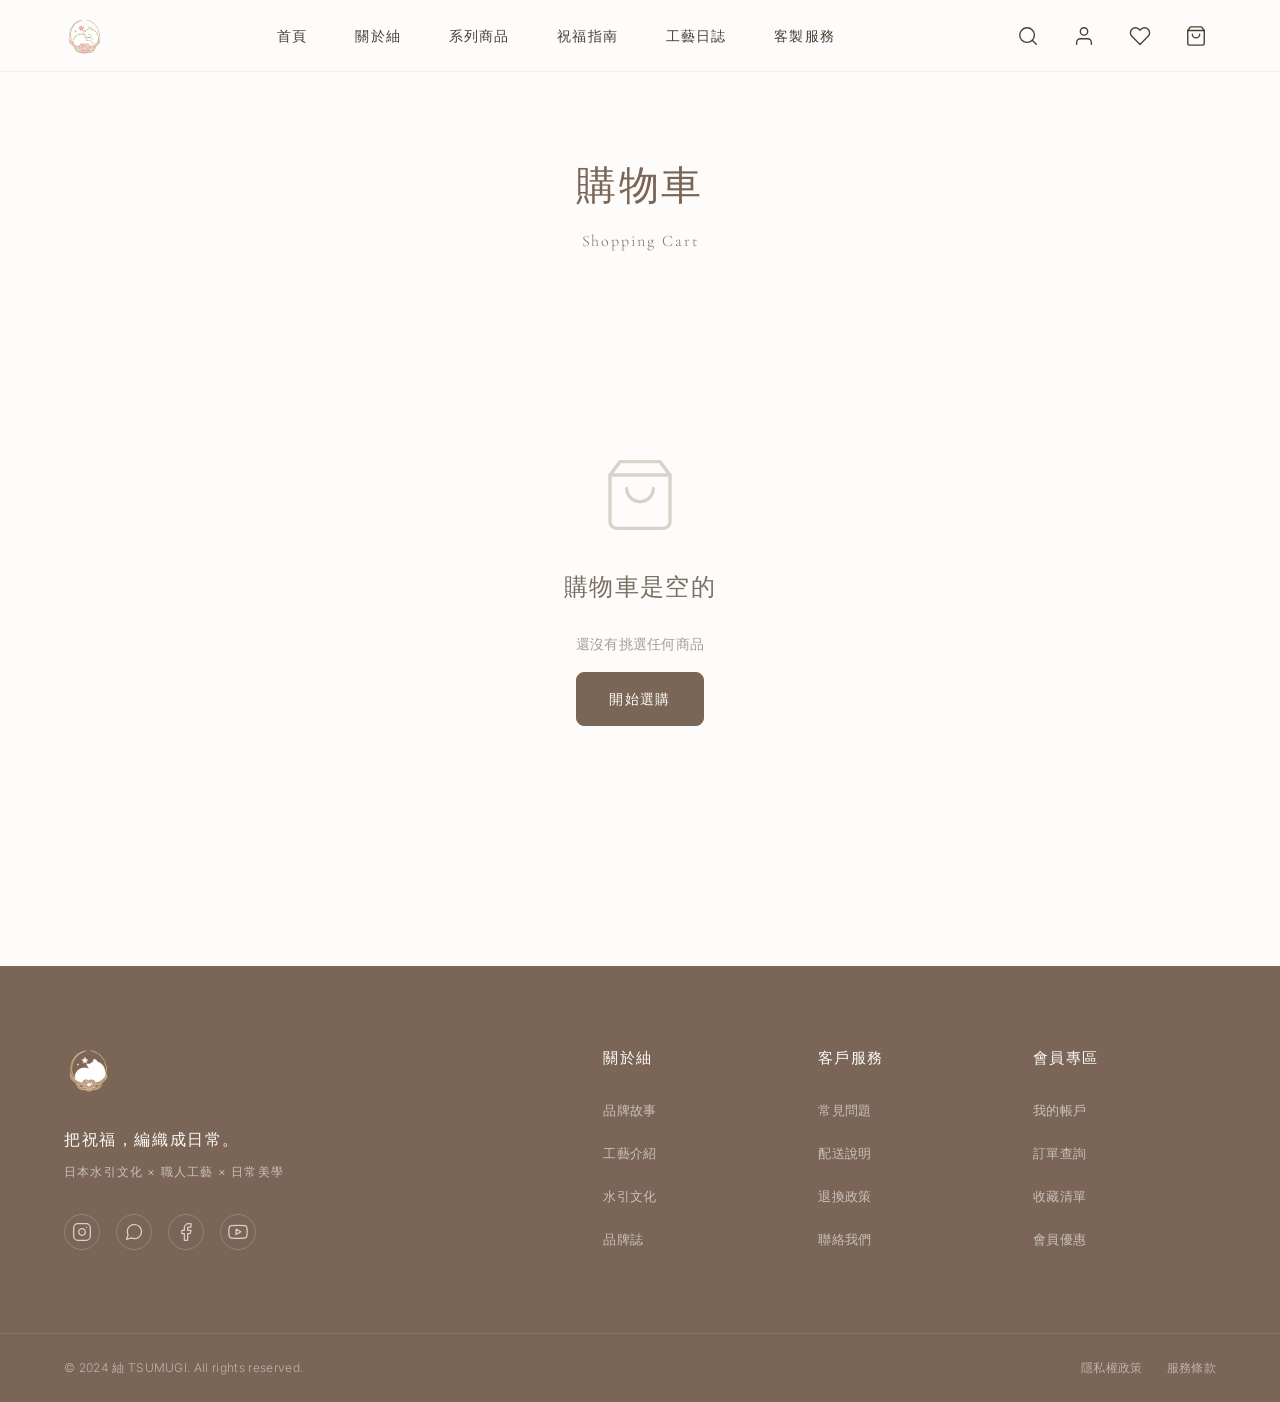
<file: web/cart.html>
﻿<!DOCTYPE html>
<html lang="zh-Hant">
<head>
  <meta charset="UTF-8">
  <meta name="viewport" content="width=device-width, initial-scale=1.0">
  <meta name="description" content="紬 TSUMUGI 購物車 — 檢視您選購的商品與訂單摘要。">
  <meta property="og:title" content="購物車｜紬 TSUMUGI">
  <meta property="og:description" content="檢視您選購的商品與訂單摘要。">
  <meta property="og:image" content="asset/og-image.svg">
  <meta property="og:type" content="website">
  <title>購物車｜紬 TSUMUGI</title>
  <link rel="icon" type="image/svg+xml" href="asset/favicon.svg">
  <link rel="preconnect" href="https://fonts.googleapis.com">
  <link rel="preconnect" href="https://fonts.gstatic.com" crossorigin>
  <link href="https://fonts.googleapis.com/css2?family=Cormorant+Garamond:ital,wght@0,300;0,400;0,500;0,600;1,300;1,400&family=Inter:wght@300;400;500&display=swap" rel="stylesheet">
  <link rel="stylesheet" href="css/style.css">
  <style>
    /* ============================================
       Cart Page
       ============================================ */

    .cart-page {
      padding-top: calc(var(--header-height) + var(--space-4xl));
      padding-bottom: var(--space-5xl);
    }

    .page-title-section {
      text-align: center;
      margin-bottom: var(--space-4xl);
    }

    .page-title-section h1 {
      font-family: var(--font-serif-cn);
      font-size: clamp(1.75rem, 4vw, 2.5rem);
      font-weight: 400;
      color: var(--color-brown);
      letter-spacing: 0.06em;
      margin-bottom: var(--space-sm);
    }

    .page-title-section .page-subtitle {
      font-family: var(--font-serif-en);
      font-size: 1rem;
      font-weight: 300;
      color: var(--color-text-light);
      letter-spacing: 0.12em;
    }

    /* Cart Grid */
    .cart-grid {
      display: grid;
      grid-template-columns: 1fr 380px;
      gap: var(--space-3xl);
      align-items: start;
    }

    /* Cart Items */
    .cart-items {
      display: flex;
      flex-direction: column;
      gap: var(--space-lg);
    }

    .cart-item {
      display: grid;
      grid-template-columns: 100px 1fr;
      gap: var(--space-lg);
      padding: var(--space-lg);
      background: var(--color-white);
      border: 1px solid var(--color-gray-light);
      border-radius: var(--radius-md);
      transition: box-shadow var(--transition-base);
    }

    .cart-item:hover {
      box-shadow: var(--shadow-md);
    }

    .cart-item-img {
      width: 100px;
      height: 100px;
      border-radius: var(--radius-md);
      overflow: hidden;
      flex-shrink: 0;
    }

    .cart-item-img .placeholder-img {
      width: 100%;
      height: 100%;
      aspect-ratio: 1/1;
    }

    .cart-item-details {
      display: flex;
      flex-direction: column;
      gap: var(--space-sm);
      position: relative;
    }

    .cart-item-name {
      font-family: var(--font-serif-cn);
      font-size: 1rem;
      font-weight: 400;
      color: var(--color-text);
      letter-spacing: 0.04em;
    }

    .cart-item-price {
      font-size: 0.9rem;
      color: var(--color-text-light);
    }

    .cart-item-controls {
      display: flex;
      align-items: center;
      gap: var(--space-sm);
      margin-top: var(--space-sm);
    }

    .qty-btn {
      width: 32px;
      height: 32px;
      display: flex;
      align-items: center;
      justify-content: center;
      border: 1px solid var(--color-gray);
      border-radius: var(--radius-sm);
      font-size: 1rem;
      color: var(--color-text-light);
      transition: all var(--transition-fast);
    }

    .qty-btn:hover {
      border-color: var(--color-brown);
      color: var(--color-brown);
    }

    .cart-item-qty {
      width: 40px;
      height: 32px;
      text-align: center;
      border: 1px solid var(--color-gray);
      border-radius: var(--radius-sm);
      font-size: 0.9rem;
      color: var(--color-text);
      background: var(--color-white);
      font-family: var(--font-sans);
    }

    .cart-item-subtotal {
      margin-top: auto;
      font-size: 0.95rem;
      font-weight: 400;
      color: var(--color-brown);
    }

    .cart-item-remove {
      position: absolute;
      top: 0;
      right: 0;
      width: 28px;
      height: 28px;
      display: flex;
      align-items: center;
      justify-content: center;
      border-radius: 50%;
      color: var(--color-text-muted);
      transition: all var(--transition-fast);
    }

    .cart-item-remove:hover {
      color: var(--color-pink);
      background: var(--color-cream);
    }

    /* Order Summary */
    .order-summary {
      position: sticky;
      top: calc(var(--header-height) + var(--space-xl));
      padding: var(--space-xl);
      background: var(--color-cream);
      border-radius: var(--radius-lg);
    }

    .order-summary h2 {
      font-family: var(--font-serif-cn);
      font-size: 1.25rem;
      font-weight: 400;
      color: var(--color-brown);
      letter-spacing: 0.06em;
      margin-bottom: var(--space-lg);
      padding-bottom: var(--space-md);
      border-bottom: 1px solid var(--color-gray-light);
    }

    .summary-row {
      display: flex;
      justify-content: space-between;
      align-items: center;
      padding: var(--space-sm) 0;
      font-size: 0.9rem;
      color: var(--color-text-light);
    }

    .summary-row.total {
      padding-top: var(--space-md);
      margin-top: var(--space-md);
      border-top: 1px solid var(--color-gray);
      font-size: 1.1rem;
      font-weight: 400;
      color: var(--color-brown);
    }

    .summary-row.total .summary-value {
      font-family: var(--font-serif-cn);
      font-size: 1.25rem;
    }

    .coupon-group {
      display: flex;
      gap: var(--space-sm);
      margin: var(--space-lg) 0;
    }

    .coupon-group input {
      flex: 1;
      padding: 10px 14px;
      border: 1px solid var(--color-gray);
      border-radius: var(--radius-sm);
      font-size: 0.85rem;
      background: var(--color-white);
      color: var(--color-text);
      transition: border-color var(--transition-fast);
    }

    .coupon-group input:focus {
      outline: none;
      border-color: var(--color-gold);
    }

    .coupon-group input::placeholder {
      color: var(--color-text-muted);
    }

    .coupon-apply {
      padding: 10px 16px;
      border: 1px solid var(--color-brown);
      border-radius: var(--radius-sm);
      font-size: 0.8rem;
      letter-spacing: 0.08em;
      color: var(--color-brown);
      background: var(--color-white);
      white-space: nowrap;
      transition: all var(--transition-fast);
    }

    .coupon-apply:hover {
      background: var(--color-brown);
      color: var(--color-white);
    }

    .checkout-btn {
      display: block;
      width: 100%;
      margin-top: var(--space-lg);
    }

    .continue-shopping {
      display: block;
      text-align: center;
      margin-top: var(--space-md);
      font-size: 0.85rem;
      color: var(--color-text-light);
      letter-spacing: 0.06em;
    }

    .continue-shopping:hover {
      color: var(--color-gold);
    }

    /* Empty Cart State */
    .cart-empty {
      display: none;
      text-align: center;
      padding: var(--space-5xl) var(--space-lg);
    }

    .cart-empty.visible {
      display: block;
    }

    .cart-empty-icon {
      width: 80px;
      height: 80px;
      margin: 0 auto var(--space-xl);
      color: var(--color-gray);
    }

    .cart-empty h2 {
      font-family: var(--font-serif-cn);
      font-size: 1.5rem;
      font-weight: 400;
      color: var(--color-text-light);
      margin-bottom: var(--space-lg);
      letter-spacing: 0.06em;
    }

    .cart-empty .btn {
      margin-top: var(--space-md);
    }

    /* Responsive */
    @media (max-width: 900px) {
      .cart-grid {
        grid-template-columns: 1fr;
        gap: var(--space-xl);
      }

      .order-summary {
        position: static;
      }
    }

    @media (max-width: 600px) {
      .cart-page {
        padding-top: calc(var(--header-height) + var(--space-2xl));
      }

      .cart-item {
        grid-template-columns: 80px 1fr;
        gap: var(--space-md);
        padding: var(--space-md);
      }

      .cart-item-img {
        width: 80px;
        height: 80px;
      }
    }
  </style>
</head>
<body>

  <div id="template-header"></div>

  <main class="cart-page">
    <div class="container">

      <!-- Page Title -->
      <div class="page-title-section fade-in">
        <h1>購物車</h1>
        <p class="page-subtitle">Shopping Cart</p>
      </div>

      <!-- Cart Content -->
      <div class="cart-grid" id="cartContent">

        <!-- Left: Cart Items -->
        <div class="cart-items">
          <!-- Cart items will be loaded dynamically from localStorage -->
        </div>

        <!-- Right: Order Summary -->
        <aside class="order-summary fade-in">
          <h2>訂單摘要</h2>
          <div class="summary-row">
            <span>小計</span>
            <span>NT$ 2,920</span>
          </div>
          <div class="summary-row">
            <span>運費</span>
            <span>NT$ 60</span>
          </div>
          <div class="coupon-group">
            <input type="text" placeholder="折扣碼" aria-label="輸入折扣碼">
            <button class="coupon-apply">套用</button>
          </div>
          <div class="summary-row total">
            <span>總計</span>
            <span class="summary-value">NT$ 2,980</span>
          </div>
          <button class="btn btn-primary checkout-btn">前往結帳</button>
          <a href="collections.html" class="continue-shopping">繼續選購 →</a>
        </aside>

      </div>

      <!-- Empty Cart State -->
      <div class="cart-empty" id="cartEmpty">
        <div class="cart-empty-icon">
          <svg width="80" height="80" viewBox="0 0 24 24" fill="none" stroke="currentColor" stroke-width="1" stroke-linecap="round" stroke-linejoin="round"><path d="M6 2L3 6v14a2 2 0 0 0 2 2h14a2 2 0 0 0 2-2V6l-3-4z"/><line x1="3" y1="6" x2="21" y2="6"/><path d="M16 10a4 4 0 0 1-8 0"/></svg>
        </div>
        <h2>購物車是空的</h2>
        <p style="color: var(--color-text-muted); font-size: 0.9rem;">還沒有挑選任何商品</p>
        <a href="collections.html" class="btn btn-primary">開始選購</a>
      </div>

    </div>
  </main>

  <div id="template-footer"></div>

  <script src="js/icons.js"></script>
  <script src="js/templates.js"></script>
  <script>
    TSUMUGI.Templates.init('cart.html');
  </script>
  <script src="js/main.js"></script>
  <script>
    (function () {
      var cartContent = document.getElementById('cartContent');
      var cartEmpty = document.getElementById('cartEmpty');
      var cartItemsContainer = document.querySelector('.cart-items');
      var shipping = 60;

      function formatPrice(n) {
        return 'NT$ ' + n.toLocaleString();
      }

      function loadCart() {
        var cart = JSON.parse(localStorage.getItem('tsumugi_cart') || '[]');
        
        if (cart.length === 0) {
          cartContent.style.display = 'none';
          cartEmpty.classList.add('visible');
          return;
        }
        
        cartItemsContainer.innerHTML = '';
        
        cart.forEach(function(item, index) {
          var priceNum = parseInt(item.price.replace(/[^0-9]/g, ''), 10);
          var itemHTML = 
            '<div class="cart-item fade-in visible" data-index="' + index + '">' +
              '<div class="cart-item-img">' +
                '<div class="placeholder-img" style="background: linear-gradient(135deg, #F8F4EE 0%, #E8B7C1 100%); aspect-ratio: 1/1;">' +
                  '<svg width="32" height="32" viewBox="0 0 100 100" fill="none">' +
                    '<circle cx="50" cy="40" r="15" fill="#D79A9A" opacity="0.7"/>' +
                    '<circle cx="40" cy="55" r="12" fill="#E8B7C1" opacity="0.6"/>' +
                    '<circle cx="60" cy="55" r="12" fill="#E8B7C1" opacity="0.6"/>' +
                  '</svg>' +
                '</div>' +
              '</div>' +
              '<div class="cart-item-details">' +
                '<button class="cart-item-remove" aria-label="移除商品" data-index="' + index + '">' +
                  '<svg width="18" height="18" viewBox="0 0 24 24" fill="none" stroke="currentColor" stroke-width="1.5" stroke-linecap="round"><line x1="18" y1="6" x2="6" y2="18"/><line x1="6" y1="6" x2="18" y2="18"/></svg>' +
                '</button>' +
                '<h3 class="cart-item-name">' + item.name + '</h3>' +
                '<p class="cart-item-price">' + item.price + '</p>' +
                '<div class="cart-item-controls">' +
                  '<button class="qty-btn" data-action="decrease" aria-label="減少數量">−</button>' +
                  '<input type="number" class="cart-item-qty" value="' + item.quantity + '" min="1" max="10" aria-label="數量">' +
                  '<button class="qty-btn" data-action="increase" aria-label="增加數量">+</button>' +
                '</div>' +
                '<p class="cart-item-subtotal">小計：' + formatPrice(priceNum * item.quantity) + '</p>' +
              '</div>' +
            '</div>';
          
          cartItemsContainer.insertAdjacentHTML('beforeend', itemHTML);
        });
        
        attachCartEvents();
        recalcAll();
      }

      function attachCartEvents() {
        var items = document.querySelectorAll('.cart-item');
        
        items.forEach(function (item) {
          var decreaseBtn = item.querySelector('[data-action="decrease"]');
          var increaseBtn = item.querySelector('[data-action="increase"]');
          var qtyInput = item.querySelector('.cart-item-qty');
          var removeBtn = item.querySelector('.cart-item-remove');

          decreaseBtn.addEventListener('click', function () {
            var val = parseInt(qtyInput.value, 10) || 1;
            if (val > 1) {
              qtyInput.value = val - 1;
              recalcAll();
              saveCartState();
            }
          });

          increaseBtn.addEventListener('click', function () {
            var val = parseInt(qtyInput.value, 10) || 1;
            if (val < 10) {
              qtyInput.value = val + 1;
              recalcAll();
              saveCartState();
            }
          });

          qtyInput.addEventListener('change', function () {
            var val = parseInt(this.value, 10);
            if (isNaN(val) || val < 1) val = 1;
            if (val > 10) val = 10;
            this.value = val;
            recalcAll();
            saveCartState();
          });

          removeBtn.addEventListener('click', function () {
            var index = parseInt(this.getAttribute('data-index'), 10);
            var cart = JSON.parse(localStorage.getItem('tsumugi_cart') || '[]');
            cart.splice(index, 1);
            localStorage.setItem('tsumugi_cart', JSON.stringify(cart));
            loadCart();
            updateHeaderCartCount();
          });
        });
      }

      function saveCartState() {
        var cart = JSON.parse(localStorage.getItem('tsumugi_cart') || '[]');
        var items = document.querySelectorAll('.cart-item');
        
        items.forEach(function(item, index) {
          if (cart[index]) {
            cart[index].quantity = parseInt(item.querySelector('.cart-item-qty').value, 10);
          }
        });
        
        localStorage.setItem('tsumugi_cart', JSON.stringify(cart));
      }

      function updateHeaderCartCount() {
        var cart = JSON.parse(localStorage.getItem('tsumugi_cart') || '[]');
        var totalItems = cart.reduce(function(sum, item) {
          return sum + item.quantity;
        }, 0);
        
        var cartCountEl = document.getElementById('cartCount');
        if (cartCountEl) {
          cartCountEl.textContent = totalItems;
          cartCountEl.style.display = totalItems > 0 ? 'flex' : 'none';
        }
      }

      function recalcAll() {
        var total = 0;
        var hasItems = false;
        var items = document.querySelectorAll('.cart-item');

        items.forEach(function (item) {
          if (item.style.display === 'none') return;
          hasItems = true;

          var priceText = item.querySelector('.cart-item-price').textContent;
          var price = parseInt(priceText.replace(/[^0-9]/g, ''), 10);
          var qtyInput = item.querySelector('.cart-item-qty');
          var qty = parseInt(qtyInput.value, 10) || 1;
          var subtotal = price * qty;

          item.querySelector('.cart-item-subtotal').textContent = '小計：' + formatPrice(subtotal);
          total += subtotal;
        });

        if (!hasItems) {
          cartContent.style.display = 'none';
          cartEmpty.classList.add('visible');
        } else {
          cartContent.style.display = '';
          cartEmpty.classList.remove('visible');
        }

        var summaryRows = document.querySelectorAll('.summary-row');
        summaryRows[0].querySelector('span:last-child').textContent = formatPrice(total);
        var grandTotal = total + shipping;
        summaryRows[2].querySelector('.summary-value').textContent = formatPrice(grandTotal);
      }

      loadCart();
    })();
  </script>
</body>
</html>
</file>
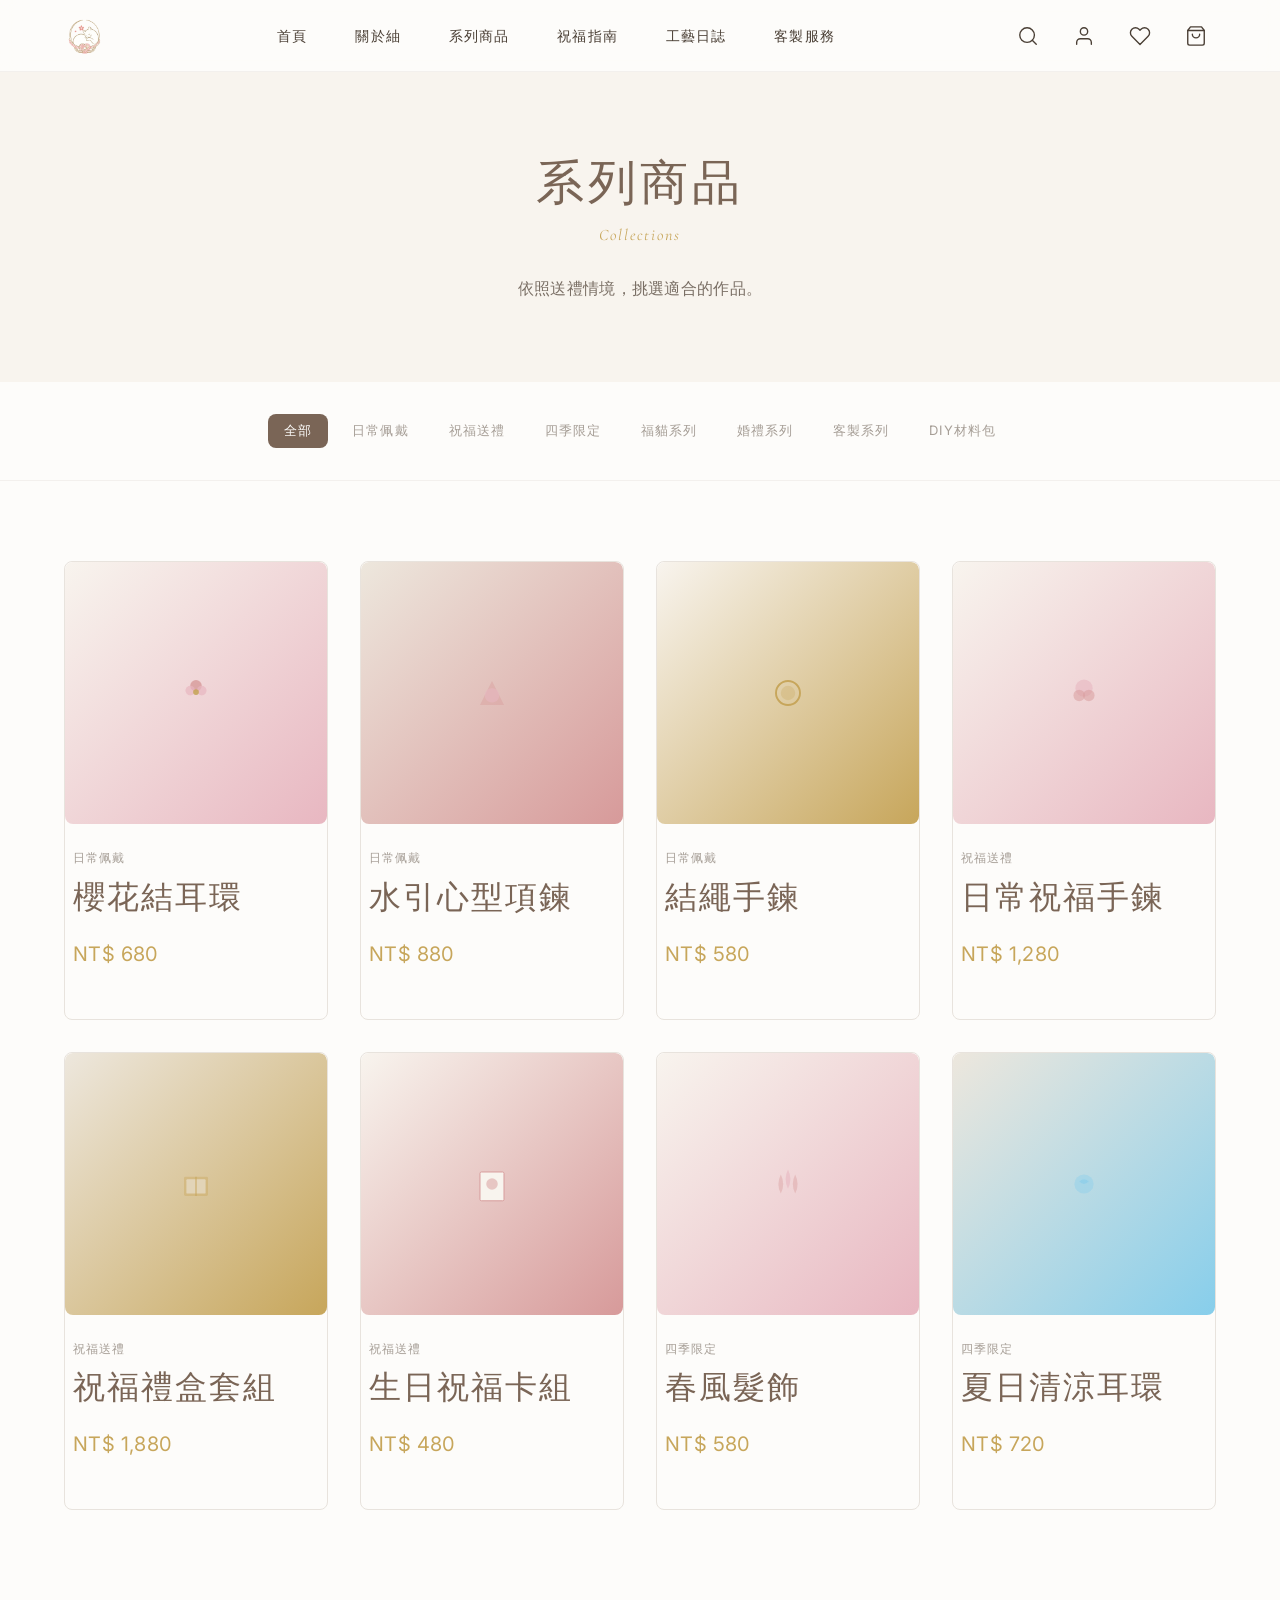
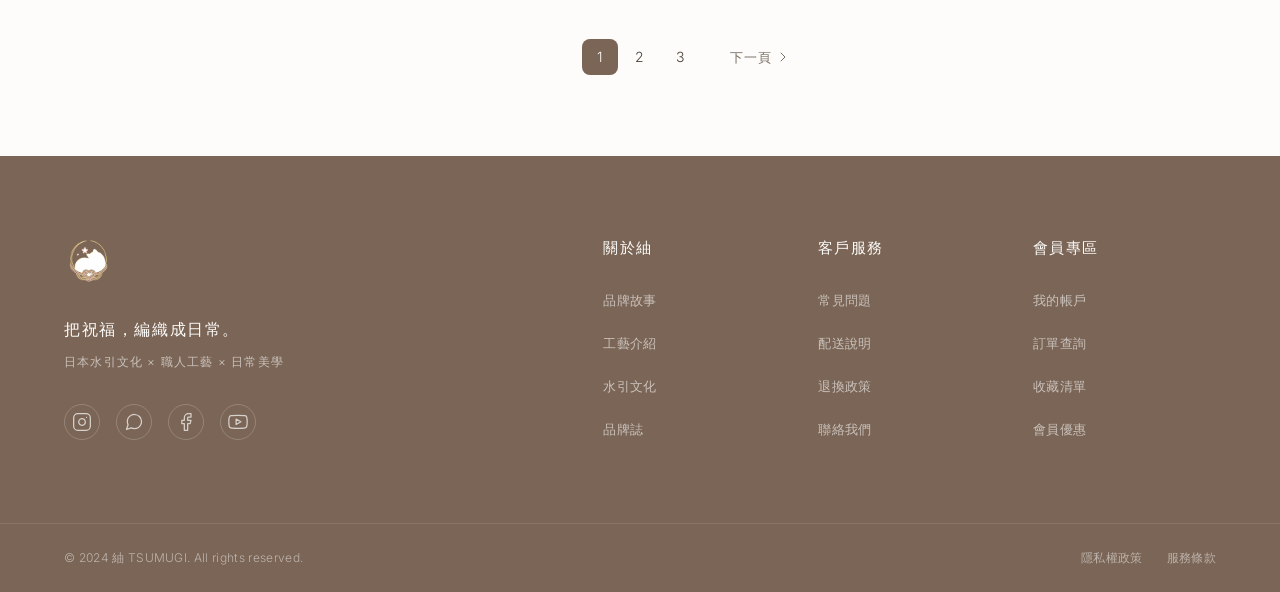
<file: web/collections.html>
﻿<!DOCTYPE html>
<html lang="zh-Hant">
<head>
  <meta charset="UTF-8">
  <meta name="viewport" content="width=device-width, initial-scale=1.0">
  <meta name="description" content="紬 TSUMUGI 系列商品 — 日常佩戴、祝福送禮、四季限定、婚禮系列與客製服務。">
  <meta property="og:title" content="系列商品｜紬 TSUMUGI">
  <meta property="og:description" content="日常佩戴、祝福送禮、四季限定、婚禮系列與客製服務。">
  <meta property="og:image" content="asset/og-image.svg">
  <meta property="og:type" content="website">
  <title>系列商品｜紬 TSUMUGI</title>
  <link rel="icon" type="image/svg+xml" href="asset/favicon.svg">
  <link rel="preconnect" href="https://fonts.googleapis.com">
  <link rel="preconnect" href="https://fonts.gstatic.com" crossorigin>
  <link href="https://fonts.googleapis.com/css2?family=Cormorant+Garamond:ital,wght@0,300;0,400;0,500;0,600;1,300;1,400&family=Inter:wght@300;400;500&family=Noto+Serif+TC:wght@300;0,400;0,500;0,600&display=swap" rel="stylesheet">
  <link rel="stylesheet" href="css/style.css">
</head>
<body>

  <div id="template-header"></div>

  <main>
    <!-- Page Hero -->
    <section class="page-hero fade-in">
      <div class="container">
        <h1 class="page-hero-title">系列商品</h1>
        <p class="page-hero-subtitle">Collections</p>
        <p class="page-hero-desc">依照送禮情境，挑選適合的作品。</p>
      </div>
    </section>

    <!-- Filter Bar -->
    <section class="filter-bar fade-in">
      <div class="container">
        <div class="filter-tabs">
          <button class="filter-tab active" data-filter="all">全部</button>
          <button class="filter-tab" data-filter="daily">日常佩戴</button>
          <button class="filter-tab" data-filter="gift">祝福送禮</button>
          <button class="filter-tab" data-filter="seasonal">四季限定</button>
          <button class="filter-tab" data-filter="cat">福貓系列</button>
          <button class="filter-tab" data-filter="wedding">婚禮系列</button>
          <button class="filter-tab" data-filter="custom">客製系列</button>
          <button class="filter-tab" data-filter="diy">DIY材料包</button>
        </div>
      </div>
    </section>

    <!-- Product Grid -->
    <section class="product-grid-section fade-in">
      <div class="container">
        <div class="product-grid">

          <!-- 日常佩戴 -->
          <div class="product-card" data-category="daily">
            <a href="product.html?id=sakura-earring" class="product-card-link">
              <div class="product-img">
                <div class="placeholder-img" style="background: linear-gradient(135deg, #F8F4EE 0%, #E8B7C1 100%); aspect-ratio: 1/1;">
                  <svg width="48" height="48" viewBox="0 0 100 100" fill="none">
                    <circle cx="50" cy="35" r="12" fill="#D79A9A" opacity="0.8"/>
                    <circle cx="38" cy="45" r="10" fill="#E8B7C1" opacity="0.7"/>
                    <circle cx="62" cy="45" r="10" fill="#E8B7C1" opacity="0.7"/>
                    <circle cx="50" cy="48" r="6" fill="#C7A65B" opacity="0.9"/>
                  </svg>
                </div>
                <button class="quick-add-btn" data-name="櫻花結耳環" data-price="NT$ 680" aria-label="加入購物車">
                  <svg width="18" height="18" viewBox="0 0 24 24" fill="none" stroke="currentColor" stroke-width="1.5" stroke-linecap="round" stroke-linejoin="round"><circle cx="9" cy="21" r="1"/><circle cx="20" cy="21" r="1"/><path d="M1 1h4l2.68 13.39a2 2 0 0 0 2 1.61h9.72a2 2 0 0 0 2-1.61L23 6H6"/></svg>
                </button>
              </div>
              <div class="product-info">
                <span class="product-card-series">日常佩戴</span>
                <h3 class="product-name">櫻花結耳環</h3>
                <p class="product-price">NT$ 680</p>
              </div>
            </a>
          </div>

          <div class="product-card" data-category="daily">
            <a href="product.html?id=heart-necklace" class="product-card-link">
              <div class="product-img">
                <div class="placeholder-img" style="background: linear-gradient(135deg, #EDE7DD 0%, #D79A9A 100%); aspect-ratio: 1/1;">
                  <svg width="48" height="48" viewBox="0 0 100 100" fill="none">
                    <path d="M50 25 L75 75 L25 75 Z" fill="#D79A9A" opacity="0.4"/>
                    <circle cx="50" cy="55" r="15" fill="#E8B7C1" opacity="0.6"/>
                  </svg>
                </div>
                <button class="quick-add-btn" data-name="水引心型項鍊" data-price="NT$ 880" aria-label="加入購物車">
                  <svg width="18" height="18" viewBox="0 0 24 24" fill="none" stroke="currentColor" stroke-width="1.5" stroke-linecap="round" stroke-linejoin="round"><circle cx="9" cy="21" r="1"/><circle cx="20" cy="21" r="1"/><path d="M1 1h4l2.68 13.39a2 2 0 0 0 2 1.61h9.72a2 2 0 0 0 2-1.61L23 6H6"/></svg>
                </button>
              </div>
              <div class="product-info">
                <span class="product-card-series">日常佩戴</span>
                <h3 class="product-name">水引心型項鍊</h3>
                <p class="product-price">NT$ 880</p>
              </div>
            </a>
          </div>

          <div class="product-card" data-category="daily">
            <a href="product.html?id=knot-bracelet" class="product-card-link">
              <div class="product-img">
                <div class="placeholder-img" style="background: linear-gradient(135deg, #F8F4EE 0%, #C7A65B 100%); aspect-ratio: 1/1;">
                  <svg width="48" height="48" viewBox="0 0 100 100" fill="none">
                    <circle cx="50" cy="50" r="25" fill="none" stroke="#C7A65B" stroke-width="4"/>
                    <circle cx="50" cy="50" r="15" fill="#C7A65B" opacity="0.3"/>
                  </svg>
                </div>
                <button class="quick-add-btn" data-name="結繩手鍊" data-price="NT$ 580" aria-label="加入購物車">
                  <svg width="18" height="18" viewBox="0 0 24 24" fill="none" stroke="currentColor" stroke-width="1.5" stroke-linecap="round" stroke-linejoin="round"><circle cx="9" cy="21" r="1"/><circle cx="20" cy="21" r="1"/><path d="M1 1h4l2.68 13.39a2 2 0 0 0 2 1.61h9.72a2 2 0 0 0 2-1.61L23 6H6"/></svg>
                </button>
              </div>
              <div class="product-info">
                <span class="product-card-series">日常佩戴</span>
                <h3 class="product-name">結繩手鍊</h3>
                <p class="product-price">NT$ 580</p>
              </div>
            </a>
          </div>

          <!-- 祝福送禮 -->
          <div class="product-card" data-category="gift">
            <a href="product.html?id=blessing-bracelet" class="product-card-link">
              <div class="product-img">
                <div class="placeholder-img" style="background: linear-gradient(135deg, #F8F4EE 0%, #E8B7C1 100%); aspect-ratio: 1/1;">
                  <svg width="48" height="48" viewBox="0 0 100 100" fill="none">
                    <circle cx="50" cy="40" r="18" fill="#E8B7C1" opacity="0.6"/>
                    <circle cx="40" cy="55" r="12" fill="#D79A9A" opacity="0.5"/>
                    <circle cx="60" cy="55" r="12" fill="#D79A9A" opacity="0.5"/>
                  </svg>
                </div>
                <button class="quick-add-btn" data-name="日常祝福手鍊" data-price="NT$ 1,280" aria-label="加入購物車">
                  <svg width="18" height="18" viewBox="0 0 24 24" fill="none" stroke="currentColor" stroke-width="1.5" stroke-linecap="round" stroke-linejoin="round"><circle cx="9" cy="21" r="1"/><circle cx="20" cy="21" r="1"/><path d="M1 1h4l2.68 13.39a2 2 0 0 0 2 1.61h9.72a2 2 0 0 0 2-1.61L23 6H6"/></svg>
                </button>
              </div>
              <div class="product-info">
                <span class="product-card-series">祝福送禮</span>
                <h3 class="product-name">日常祝福手鍊</h3>
                <p class="product-price">NT$ 1,280</p>
              </div>
            </a>
          </div>

          <!-- 祝福送禮 -->
          <div class="product-card" data-category="gift">
            <a href="product.html?id=blessing-gift-box" class="product-card-link">
              <div class="product-img">
                <div class="placeholder-img" style="background: linear-gradient(135deg, #EDE7DD 0%, #C7A65B 100%); aspect-ratio: 1/1;">
                  <svg width="48" height="48" viewBox="0 0 100 100" fill="none">
                    <rect x="25" y="35" width="50" height="40" rx="3" fill="#C7A65B" opacity="0.4"/>
                    <rect x="30" y="40" width="40" height="30" rx="2" fill="#EDE7DD" opacity="0.6"/>
                    <path d="M50 35 L50 75" stroke="#C7A65B" stroke-width="2"/>
                  </svg>
                </div>
                <button class="quick-add-btn" data-name="祝福禮盒套組" data-price="NT$ 1,880" aria-label="加入購物車">
                  <svg width="18" height="18" viewBox="0 0 24 24" fill="none" stroke="currentColor" stroke-width="1.5" stroke-linecap="round" stroke-linejoin="round"><circle cx="9" cy="21" r="1"/><circle cx="20" cy="21" r="1"/><path d="M1 1h4l2.68 13.39a2 2 0 0 0 2 1.61h9.72a2 2 0 0 0 2-1.61L23 6H6"/></svg>
                </button>
              </div>
              <div class="product-info">
                <span class="product-card-series">祝福送禮</span>
                <h3 class="product-name">祝福禮盒套組</h3>
                <p class="product-price">NT$ 1,880</p>
              </div>
            </a>
          </div>

          <div class="product-card" data-category="gift">
            <a href="product.html?id=birthday-card-set" class="product-card-link">
              <div class="product-img">
                <div class="placeholder-img" style="background: linear-gradient(135deg, #F8F4EE 0%, #D79A9A 100%); aspect-ratio: 1/1;">
                  <svg width="48" height="48" viewBox="0 0 100 100" fill="none">
                    <rect x="25" y="25" width="50" height="60" rx="3" fill="#F8F4EE" stroke="#D79A9A" stroke-width="2"/>
                    <circle cx="50" cy="50" r="12" fill="#D79A9A" opacity="0.5"/>
                  </svg>
                </div>
                <button class="quick-add-btn" data-name="生日祝福卡組" data-price="NT$ 480" aria-label="加入購物車">
                  <svg width="18" height="18" viewBox="0 0 24 24" fill="none" stroke="currentColor" stroke-width="1.5" stroke-linecap="round" stroke-linejoin="round"><circle cx="9" cy="21" r="1"/><circle cx="20" cy="21" r="1"/><path d="M1 1h4l2.68 13.39a2 2 0 0 0 2 1.61h9.72a2 2 0 0 0 2-1.61L23 6H6"/></svg>
                </button>
              </div>
              <div class="product-info">
                <span class="product-card-series">祝福送禮</span>
                <h3 class="product-name">生日祝福卡組</h3>
                <p class="product-price">NT$ 480</p>
              </div>
            </a>
          </div>

          <!-- 四季限定 -->
          <div class="product-card" data-category="seasonal">
            <a href="product.html?id=spring-hairpin" class="product-card-link">
              <div class="product-img">
                <div class="placeholder-img" style="background: linear-gradient(135deg, #F8F4EE 0%, #E8B7C1 100%); aspect-ratio: 1/1;">
                  <svg width="48" height="48" viewBox="0 0 100 100" fill="none">
                    <path d="M50 20 Q60 40 50 60 Q40 40 50 20" fill="#E8B7C1" opacity="0.6"/>
                    <path d="M35 30 Q45 50 35 70 Q25 50 35 30" fill="#D79A9A" opacity="0.4"/>
                    <path d="M65 30 Q75 50 65 70 Q55 50 65 30" fill="#D79A9A" opacity="0.4"/>
                  </svg>
                </div>
                <button class="quick-add-btn" data-name="春風髮飾" data-price="NT$ 580" aria-label="加入購物車">
                  <svg width="18" height="18" viewBox="0 0 24 24" fill="none" stroke="currentColor" stroke-width="1.5" stroke-linecap="round" stroke-linejoin="round"><circle cx="9" cy="21" r="1"/><circle cx="20" cy="21" r="1"/><path d="M1 1h4l2.68 13.39a2 2 0 0 0 2 1.61h9.72a2 2 0 0 0 2-1.61L23 6H6"/></svg>
                </button>
              </div>
              <div class="product-info">
                <span class="product-card-series">四季限定</span>
                <h3 class="product-name">春風髮飾</h3>
                <p class="product-price">NT$ 580</p>
              </div>
            </a>
          </div>

          <div class="product-card" data-category="seasonal">
            <a href="product.html?id=summer-earring" class="product-card-link">
              <div class="product-img">
                <div class="placeholder-img" style="background: linear-gradient(135deg, #EDE7DD 0%, #87CEEB 100%); aspect-ratio: 1/1;">
                  <svg width="48" height="48" viewBox="0 0 100 100" fill="none">
                    <circle cx="50" cy="50" r="20" fill="#87CEEB" opacity="0.4"/>
                    <path d="M40 45 Q50 35 60 45 Q50 55 40 45" fill="#87CEEB" opacity="0.6"/>
                  </svg>
                </div>
                <button class="quick-add-btn" data-name="夏日清涼耳環" data-price="NT$ 720" aria-label="加入購物車">
                  <svg width="18" height="18" viewBox="0 0 24 24" fill="none" stroke="currentColor" stroke-width="1.5" stroke-linecap="round" stroke-linejoin="round"><circle cx="9" cy="21" r="1"/><circle cx="20" cy="21" r="1"/><path d="M1 1h4l2.68 13.39a2 2 0 0 0 2 1.61h9.72a2 2 0 0 0 2-1.61L23 6H6"/></svg>
                </button>
              </div>
              <div class="product-info">
                <span class="product-card-series">四季限定</span>
                <h3 class="product-name">夏日清涼耳環</h3>
                <p class="product-price">NT$ 720</p>
              </div>
            </a>
          </div>

          <div class="product-card" data-category="seasonal">
            <a href="product.html?id=autumn-brooch" class="product-card-link">
              <div class="product-img">
                <div class="placeholder-img" style="background: linear-gradient(135deg, #F8F4EE 0%, #D2691E 100%); aspect-ratio: 1/1;">
                  <svg width="48" height="48" viewBox="0 0 100 100" fill="none">
                    <path d="M50 25 L65 75 L35 75 Z" fill="#D2691E" opacity="0.4"/>
                    <circle cx="50" cy="55" r="12" fill="#D2691E" opacity="0.3"/>
                  </svg>
                </div>
                <button class="quick-add-btn" data-name="秋楓胸針" data-price="NT$ 880" aria-label="加入購物車">
                  <svg width="18" height="18" viewBox="0 0 24 24" fill="none" stroke="currentColor" stroke-width="1.5" stroke-linecap="round" stroke-linejoin="round"><circle cx="9" cy="21" r="1"/><circle cx="20" cy="21" r="1"/><path d="M1 1h4l2.68 13.39a2 2 0 0 0 2 1.61h9.72a2 2 0 0 0 2-1.61L23 6H6"/></svg>
                </button>
              </div>
              <div class="product-info">
                <span class="product-card-series">四季限定</span>
                <h3 class="product-name">秋楓胸針</h3>
                <p class="product-price">NT$ 880</p>
              </div>
            </a>
          </div>

          <div class="product-card" data-category="seasonal">
            <a href="product.html?id=winter-scarf-pin" class="product-card-link">
              <div class="product-img">
                <div class="placeholder-img" style="background: linear-gradient(135deg, #EDE7DD 0%, #9A8576 100%); aspect-ratio: 1/1;">
                  <svg width="48" height="48" viewBox="0 0 100 100" fill="none">
                    <circle cx="50" cy="50" r="25" fill="#9A8576" opacity="0.3"/>
                    <circle cx="50" cy="50" r="15" fill="#F8F4EE" opacity="0.5"/>
                  </svg>
                </div>
                <button class="quick-add-btn" data-name="冬溫暖圍巾扣" data-price="NT$ 980" aria-label="加入購物車">
                  <svg width="18" height="18" viewBox="0 0 24 24" fill="none" stroke="currentColor" stroke-width="1.5" stroke-linecap="round" stroke-linejoin="round"><circle cx="9" cy="21" r="1"/><circle cx="20" cy="21" r="1"/><path d="M1 1h4l2.68 13.39a2 2 0 0 0 2 1.61h9.72a2 2 0 0 0 2-1.61L23 6H6"/></svg>
                </button>
              </div>
              <div class="product-info">
                <span class="product-card-series">四季限定</span>
                <h3 class="product-name">冬溫暖圍巾扣</h3>
                <p class="product-price">NT$ 980</p>
              </div>
            </a>
          </div>

          <!-- 福貓系列 -->
          <div class="product-card" data-category="cat">
            <a href="product.html?id=cat-charm" class="product-card-link">
              <div class="product-img">
                <div class="placeholder-img" style="background: linear-gradient(135deg, #F8F4EE 0%, #E8B7C1 100%); aspect-ratio: 1/1;">
                  <svg width="48" height="48" viewBox="0 0 100 100" fill="none">
                    <circle cx="50" cy="55" r="20" fill="#E8B7C1" opacity="0.5"/>
                    <circle cx="40" cy="40" r="8" fill="#D79A9A" opacity="0.6"/>
                    <circle cx="60" cy="40" r="8" fill="#D79A9A" opacity="0.6"/>
                    <circle cx="45" cy="52" r="4" fill="#4A3F35"/>
                    <circle cx="55" cy="52" r="4" fill="#4A3F35"/>
                  </svg>
                </div>
                <button class="quick-add-btn" data-name="福貓吊飾" data-price="NT$ 480" aria-label="加入購物車">
                  <svg width="18" height="18" viewBox="0 0 24 24" fill="none" stroke="currentColor" stroke-width="1.5" stroke-linecap="round" stroke-linejoin="round"><circle cx="9" cy="21" r="1"/><circle cx="20" cy="21" r="1"/><path d="M1 1h4l2.68 13.39a2 2 0 0 0 2 1.61h9.72a2 2 0 0 0 2-1.61L23 6H6"/></svg>
                </button>
              </div>
              <div class="product-info">
                <span class="product-card-series">福貓系列</span>
                <h3 class="product-name">福貓吊飾</h3>
                <p class="product-price">NT$ 480</p>
              </div>
            </a>
          </div>

          <div class="product-card" data-category="cat">
            <a href="product.html?id=beckoning-cat-earring" class="product-card-link">
              <div class="product-img">
                <div class="placeholder-img" style="background: linear-gradient(135deg, #EDE7DD 0%, #C7A65B 100%); aspect-ratio: 1/1;">
                  <svg width="48" height="48" viewBox="0 0 100 100" fill="none">
                    <circle cx="50" cy="50" r="18" fill="#C7A65B" opacity="0.4"/>
                    <circle cx="42" cy="45" r="5" fill="#4A3F35"/>
                    <circle cx="58" cy="45" r="5" fill="#4A3F35"/>
                    <path d="M45 55 Q50 60 55 55" stroke="#4A3F35" stroke-width="2" fill="none"/>
                  </svg>
                </div>
                <button class="quick-add-btn" data-name="招財貓耳環" data-price="NT$ 680" aria-label="加入購物車">
                  <svg width="18" height="18" viewBox="0 0 24 24" fill="none" stroke="currentColor" stroke-width="1.5" stroke-linecap="round" stroke-linejoin="round"><circle cx="9" cy="21" r="1"/><circle cx="20" cy="21" r="1"/><path d="M1 1h4l2.68 13.39a2 2 0 0 0 2 1.61h9.72a2 2 0 0 0 2-1.61L23 6H6"/></svg>
                </button>
              </div>
              <div class="product-info">
                <span class="product-card-series">福貓系列</span>
                <h3 class="product-name">招財貓耳環</h3>
                <p class="product-price">NT$ 680</p>
              </div>
            </a>
          </div>

          <div class="product-card" data-category="cat">
            <a href="product.html?id=cat-paw-ring" class="product-card-link">
              <div class="product-img">
                <div class="placeholder-img" style="background: linear-gradient(135deg, #F8F4EE 0%, #D79A9A 100%); aspect-ratio: 1/1;">
                  <svg width="48" height="48" viewBox="0 0 100 100" fill="none">
                    <ellipse cx="50" cy="55" rx="15" ry="12" fill="#D79A9A" opacity="0.5"/>
                    <circle cx="42" cy="50" r="6" fill="#F8F4EE"/>
                    <circle cx="58" cy="50" r="6" fill="#F8F4EE"/>
                  </svg>
                </div>
                <button class="quick-add-btn" data-name="貓掌戒指" data-price="NT$ 580" aria-label="加入購物車">
                  <svg width="18" height="18" viewBox="0 0 24 24" fill="none" stroke="currentColor" stroke-width="1.5" stroke-linecap="round" stroke-linejoin="round"><circle cx="9" cy="21" r="1"/><circle cx="20" cy="21" r="1"/><path d="M1 1h4l2.68 13.39a2 2 0 0 0 2 1.61h9.72a2 2 0 0 0 2-1.61L23 6H6"/></svg>
                </button>
              </div>
              <div class="product-info">
                <span class="product-card-series">福貓系列</span>
                <h3 class="product-name">貓掌戒指</h3>
                <p class="product-price">NT$ 580</p>
              </div>
            </a>
          </div>

          <!-- 婚禮系列 -->
          <div class="product-card" data-category="wedding">
            <a href="product.html?id=fate-ring" class="product-card-link">
              <div class="product-img">
                <div class="placeholder-img" style="background: linear-gradient(135deg, #F8F4EE 0%, #C7A65B 100%); aspect-ratio: 1/1;">
                  <svg width="48" height="48" viewBox="0 0 100 100" fill="none">
                    <circle cx="50" cy="50" r="20" fill="none" stroke="#C7A65B" stroke-width="3"/>
                    <circle cx="50" cy="50" r="12" fill="#C7A65B" opacity="0.3"/>
                  </svg>
                </div>
                <button class="quick-add-btn" data-name="結緣戒指" data-price="NT$ 1,680" aria-label="加入購物車">
                  <svg width="18" height="18" viewBox="0 0 24 24" fill="none" stroke="currentColor" stroke-width="1.5" stroke-linecap="round" stroke-linejoin="round"><circle cx="9" cy="21" r="1"/><circle cx="20" cy="21" r="1"/><path d="M1 1h4l2.68 13.39a2 2 0 0 0 2 1.61h9.72a2 2 0 0 0 2-1.61L23 6H6"/></svg>
                </button>
              </div>
              <div class="product-info">
                <span class="product-card-series">婚禮系列</span>
                <h3 class="product-name">結緣戒指</h3>
                <p class="product-price">NT$ 1,680</p>
              </div>
            </a>
          </div>

          <div class="product-card" data-category="wedding">
            <a href="product.html?id=wedding-corsage" class="product-card-link">
              <div class="product-img">
                <div class="placeholder-img" style="background: linear-gradient(135deg, #EDE7DD 0%, #E8B7C1 100%); aspect-ratio: 1/1;">
                  <svg width="48" height="48" viewBox="0 0 100 100" fill="none">
                    <circle cx="50" cy="45" r="15" fill="#E8B7C1" opacity="0.6"/>
                    <circle cx="40" cy="55" r="10" fill="#D79A9A" opacity="0.5"/>
                    <circle cx="60" cy="55" r="10" fill="#D79A9A" opacity="0.5"/>
                  </svg>
                </div>
                <button class="quick-add-btn" data-name="婚禮水引胸花" data-price="NT$ 880" aria-label="加入購物車">
                  <svg width="18" height="18" viewBox="0 0 24 24" fill="none" stroke="currentColor" stroke-width="1.5" stroke-linecap="round" stroke-linejoin="round"><circle cx="9" cy="21" r="1"/><circle cx="20" cy="21" r="1"/><path d="M1 1h4l2.68 13.39a2 2 0 0 0 2 1.61h9.72a2 2 0 0 0 2-1.61L23 6H6"/></svg>
                </button>
              </div>
              <div class="product-info">
                <span class="product-card-series">婚禮系列</span>
                <h3 class="product-name">婚禮水引胸花</h3>
                <p class="product-price">NT$ 880</p>
              </div>
            </a>
          </div>

          <div class="product-card" data-category="wedding">
            <a href="product.html?id=wedding-gift-box" class="product-card-link">
              <div class="product-img">
                <div class="placeholder-img" style="background: linear-gradient(135deg, #F8F4EE 0%, #C7A65B 100%); aspect-ratio: 1/1;">
                  <svg width="48" height="48" viewBox="0 0 100 100" fill="none">
                    <rect x="25" y="30" width="50" height="45" rx="3" fill="#C7A65B" opacity="0.4"/>
                    <rect x="30" y="35" width="40" height="35" rx="2" fill="#F8F4EE" opacity="0.6"/>
                    <path d="M50 30 L50 75" stroke="#C7A65B" stroke-width="2"/>
                  </svg>
                </div>
                <button class="quick-add-btn" data-name="婚禮禮盒組" data-price="NT$ 2,880" aria-label="加入購物車">
                  <svg width="18" height="18" viewBox="0 0 24 24" fill="none" stroke="currentColor" stroke-width="1.5" stroke-linecap="round" stroke-linejoin="round"><circle cx="9" cy="21" r="1"/><circle cx="20" cy="21" r="1"/><path d="M1 1h4l2.68 13.39a2 2 0 0 0 2 1.61h9.72a2 2 0 0 0 2-1.61L23 6H6"/></svg>
                </button>
              </div>
              <div class="product-info">
                <span class="product-card-series">婚禮系列</span>
                <h3 class="product-name">婚禮禮盒組</h3>
                <p class="product-price">NT$ 2,880</p>
              </div>
            </a>
          </div>

          <!-- 客製系列 -->
          <div class="product-card" data-category="custom">
            <a href="product.html?id=custom-bookmark" class="product-card-link">
              <div class="product-img">
                <div class="placeholder-img" style="background: linear-gradient(135deg, #F8F4EE 0%, #9A8576 100%); aspect-ratio: 1/1;">
                  <svg width="48" height="48" viewBox="0 0 100 100" fill="none">
                    <rect x="30" y="20" width="40" height="60" rx="2" fill="#9A8576" opacity="0.3"/>
                    <line x1="40" y1="35" x2="60" y2="35" stroke="#4A3F35" stroke-width="2"/>
                    <line x1="40" y1="45" x2="55" y2="45" stroke="#4A3F35" stroke-width="2"/>
                  </svg>
                </div>
                <button class="quick-add-btn" data-name="客製化姓名書籤" data-price="NT$ 380 起" aria-label="加入購物車">
                  <svg width="18" height="18" viewBox="0 0 24 24" fill="none" stroke="currentColor" stroke-width="1.5" stroke-linecap="round" stroke-linejoin="round"><circle cx="9" cy="21" r="1"/><circle cx="20" cy="21" r="1"/><path d="M1 1h4l2.68 13.39a2 2 0 0 0 2 1.61h9.72a2 2 0 0 0 2-1.61L23 6H6"/></svg>
                </button>
              </div>
              <div class="product-info">
                <span class="product-card-series">客製系列</span>
                <h3 class="product-name">客製化姓名書籤</h3>
                <p class="product-price">NT$ 380 起</p>
              </div>
            </a>
          </div>

          <div class="product-card" data-category="custom">
            <a href="product.html?id=corporate-logo" class="product-card-link">
              <div class="product-img">
                <div class="placeholder-img" style="background: linear-gradient(135deg, #EDE7DD 0%, #7A6556 100%); aspect-ratio: 1/1;">
                  <svg width="48" height="48" viewBox="0 0 100 100" fill="none">
                    <rect x="25" y="25" width="50" height="50" rx="3" fill="#7A6556" opacity="0.3"/>
                    <text x="50" y="55" text-anchor="middle" fill="#4A3F35" font-size="14" font-weight="bold">LOGO</text>
                  </svg>
                </div>
                <button class="quick-add-btn" data-name="企業 logo 水引" data-price="NT$ 1,280 起" aria-label="加入購物車">
                  <svg width="18" height="18" viewBox="0 0 24 24" fill="none" stroke="currentColor" stroke-width="1.5" stroke-linecap="round" stroke-linejoin="round"><circle cx="9" cy="21" r="1"/><circle cx="20" cy="21" r="1"/><path d="M1 1h4l2.68 13.39a2 2 0 0 0 2 1.61h9.72a2 2 0 0 0 2-1.61L23 6H6"/></svg>
                </button>
              </div>
              <div class="product-info">
                <span class="product-card-series">客製系列</span>
                <h3 class="product-name">企業 logo 水引</h3>
                <p class="product-price">NT$ 1,280 起</p>
              </div>
            </a>
          </div>

          <!-- DIY材料包 -->
          <div class="product-card" data-category="diy">
            <a href="product.html?id=diy-kit" class="product-card-link">
              <div class="product-img">
                <div class="placeholder-img" style="background: linear-gradient(135deg, #F8F4EE 0%, #E8B7C1 100%); aspect-ratio: 1/1;">
                  <svg width="48" height="48" viewBox="0 0 100 100" fill="none">
                    <rect x="20" y="30" width="60" height="40" rx="3" fill="#E8B7C1" opacity="0.4"/>
                    <line x1="30" y1="45" x2="70" y2="45" stroke="#D79A9A" stroke-width="2"/>
                    <line x1="30" y1="55" x2="60" y2="55" stroke="#D79A9A" stroke-width="2"/>
                  </svg>
                </div>
                <button class="quick-add-btn" data-name="DIY 水引材料包" data-price="NT$ 380" aria-label="加入購物車">
                  <svg width="18" height="18" viewBox="0 0 24 24" fill="none" stroke="currentColor" stroke-width="1.5" stroke-linecap="round" stroke-linejoin="round"><circle cx="9" cy="21" r="1"/><circle cx="20" cy="21" r="1"/><path d="M1 1h4l2.68 13.39a2 2 0 0 0 2 1.61h9.72a2 2 0 0 0 2-1.61L23 6H6"/></svg>
                </button>
              </div>
              <div class="product-info">
                <span class="product-card-series">DIY材料包</span>
                <h3 class="product-name">DIY 水引材料包</h3>
                <p class="product-price">NT$ 380</p>
              </div>
            </a>
          </div>

          <div class="product-card" data-category="diy">
            <a href="product.html?id=advanced-kit" class="product-card-link">
              <div class="product-img">
                <div class="placeholder-img" style="background: linear-gradient(135deg, #EDE7DD 0%, #C7A65B 100%); aspect-ratio: 1/1;">
                  <svg width="48" height="48" viewBox="0 0 100 100" fill="none">
                    <rect x="20" y="25" width="60" height="50" rx="3" fill="#C7A65B" opacity="0.3"/>
                    <circle cx="50" cy="50" r="15" fill="#C7A65B" opacity="0.4"/>
                  </svg>
                </div>
                <button class="quick-add-btn" data-name="進階水引教學包" data-price="NT$ 580" aria-label="加入購物車">
                  <svg width="18" height="18" viewBox="0 0 24 24" fill="none" stroke="currentColor" stroke-width="1.5" stroke-linecap="round" stroke-linejoin="round"><circle cx="9" cy="21" r="1"/><circle cx="20" cy="21" r="1"/><path d="M1 1h4l2.68 13.39a2 2 0 0 0 2 1.61h9.72a2 2 0 0 0 2-1.61L23 6H6"/></svg>
                </button>
              </div>
              <div class="product-info">
                <span class="product-card-series">DIY材料包</span>
                <h3 class="product-name">進階水引教學包</h3>
                <p class="product-price">NT$ 580</p>
              </div>
            </a>
          </div>

        </div>
        <div class="no-results" id="noResults" style="display: none;">
          <svg width="48" height="48" viewBox="0 0 24 24" fill="none" stroke="var(--color-text-muted)" stroke-width="1.5" stroke-linecap="round" stroke-linejoin="round"><circle cx="11" cy="11" r="8"/><line x1="21" y1="21" x2="16.65" y2="16.65"/></svg>
          <p>此分類暫無商品</p>
        </div>
      </div>
    </section>

    <!-- Pagination -->
    <section class="pagination-section fade-in">
      <div class="container">
        <nav class="pagination" id="pagination" aria-label="分頁導覽">
          <a href="#" class="pagination-btn pagination-prev" id="prevPage" aria-label="上一頁">
            <svg width="16" height="16" viewBox="0 0 24 24" fill="none" stroke="currentColor" stroke-width="1.5" stroke-linecap="round" stroke-linejoin="round"><polyline points="15 18 9 12 15 6"/></svg>
            上一頁
          </a>
          <div class="pagination-numbers" id="paginationNumbers"></div>
          <a href="#" class="pagination-btn pagination-next" id="nextPage" aria-label="下一頁">
            下一頁
            <svg width="16" height="16" viewBox="0 0 24 24" fill="none" stroke="currentColor" stroke-width="1.5" stroke-linecap="round" stroke-linejoin="round"><polyline points="9 18 15 12 9 6"/></svg>
          </a>
        </nav>
      </div>
    </section>
  </main>

  <div id="template-footer"></div>

  <script src="js/icons.js"></script>
  <script src="js/templates.js"></script>
  <script src="js/main.js"></script>
  <script>
    TSUMUGI.Templates.init('collections.html');
    
    // Quick Add to Cart
    document.querySelectorAll('.quick-add-btn').forEach(function(btn) {
      btn.addEventListener('click', function(e) {
        e.preventDefault();
        e.stopPropagation();
        
        var name = this.getAttribute('data-name');
        var price = this.getAttribute('data-price');
        
        var cart = JSON.parse(localStorage.getItem('tsumugi_cart') || '[]');
        
        var existingItem = cart.find(function(item) {
          return item.name === name;
        });
        
        if (existingItem) {
          existingItem.quantity += 1;
        } else {
          cart.push({
            name: name,
            price: price,
            quantity: 1,
            image: name
          });
        }
        
        localStorage.setItem('tsumugi_cart', JSON.stringify(cart));
        
        if (window.TSUMUGI && window.TSUMUGI.updateCartCount) {
          window.TSUMUGI.updateCartCount();
        }
        
        alert('已加入購物車：' + name);
      });
    });

    // Pagination & Filter integration
    (function() {
      var perPage = 8;
      var currentPage = 1;
      var allProducts = document.querySelectorAll('.product-card[data-category]');
      var paginationEl = document.getElementById('pagination');
      var numbersEl = document.getElementById('paginationNumbers');
      var prevBtn = document.getElementById('prevPage');
      var nextBtn = document.getElementById('nextPage');
      var filterTabs = document.querySelectorAll('.filter-tab');
      var noResults = document.getElementById('noResults');
      var currentFilter = 'all';

      function getVisibleProducts() {
        return Array.prototype.filter.call(allProducts, function(p) {
          var cat = p.getAttribute('data-category');
          return currentFilter === 'all' || cat === currentFilter;
        });
      }

      function getTotalPages() {
        return Math.ceil(getVisibleProducts().length / perPage);
      }

      function render() {
        var visible = getVisibleProducts();
        var totalPages = getTotalPages();

        allProducts.forEach(function(p) {
          var cat = p.getAttribute('data-category');
          if (currentFilter !== 'all' && cat !== currentFilter) {
            p.style.display = 'none';
          }
        });

        if (totalPages <= 1) {
          paginationEl.style.display = 'none';
          visible.forEach(function(p) { p.style.display = ''; });
          if (visible.length === 0 && noResults) {
            noResults.style.display = '';
          } else if (noResults) {
            noResults.style.display = 'none';
          }
          return;
        }
        paginationEl.style.display = '';

        if (currentPage > totalPages) currentPage = totalPages;
        if (currentPage < 1) currentPage = 1;

        var start = (currentPage - 1) * perPage;
        var end = start + perPage;
        visible.forEach(function(p, i) {
          p.style.display = (i >= start && i < end) ? '' : 'none';
        });

        numbersEl.innerHTML = '';
        for (var i = 1; i <= totalPages; i++) {
          var a = document.createElement('a');
          a.href = '#';
          a.className = 'pagination-num' + (i === currentPage ? ' active' : '');
          a.textContent = i;
          if (i === currentPage) a.setAttribute('aria-current', 'page');
          a.setAttribute('data-page', i);
          numbersEl.appendChild(a);
        }

        numbersEl.querySelectorAll('.pagination-num').forEach(function(btn) {
          btn.addEventListener('click', function(e) {
            e.preventDefault();
            currentPage = parseInt(this.getAttribute('data-page'), 10);
            render();
            window.scrollTo({ top: 0, behavior: 'smooth' });
          });
        });

        prevBtn.style.visibility = currentPage === 1 ? 'hidden' : 'visible';
        nextBtn.style.visibility = currentPage === totalPages ? 'hidden' : 'visible';

        if (noResults) {
          noResults.style.display = visible.length === 0 ? '' : 'none';
        }
      }

      prevBtn.addEventListener('click', function(e) {
        e.preventDefault();
        if (currentPage > 1) { currentPage--; render(); window.scrollTo({ top: 0, behavior: 'smooth' }); }
      });

      nextBtn.addEventListener('click', function(e) {
        e.preventDefault();
        if (currentPage < getTotalPages()) { currentPage++; render(); window.scrollTo({ top: 0, behavior: 'smooth' }); }
      });

      filterTabs.forEach(function(tab) {
        tab.addEventListener('click', function() {
          currentFilter = this.getAttribute('data-filter');
          currentPage = 1;
          render();
        });
      });

      render();
    })();
  </script>
</body>
</html>
</file>
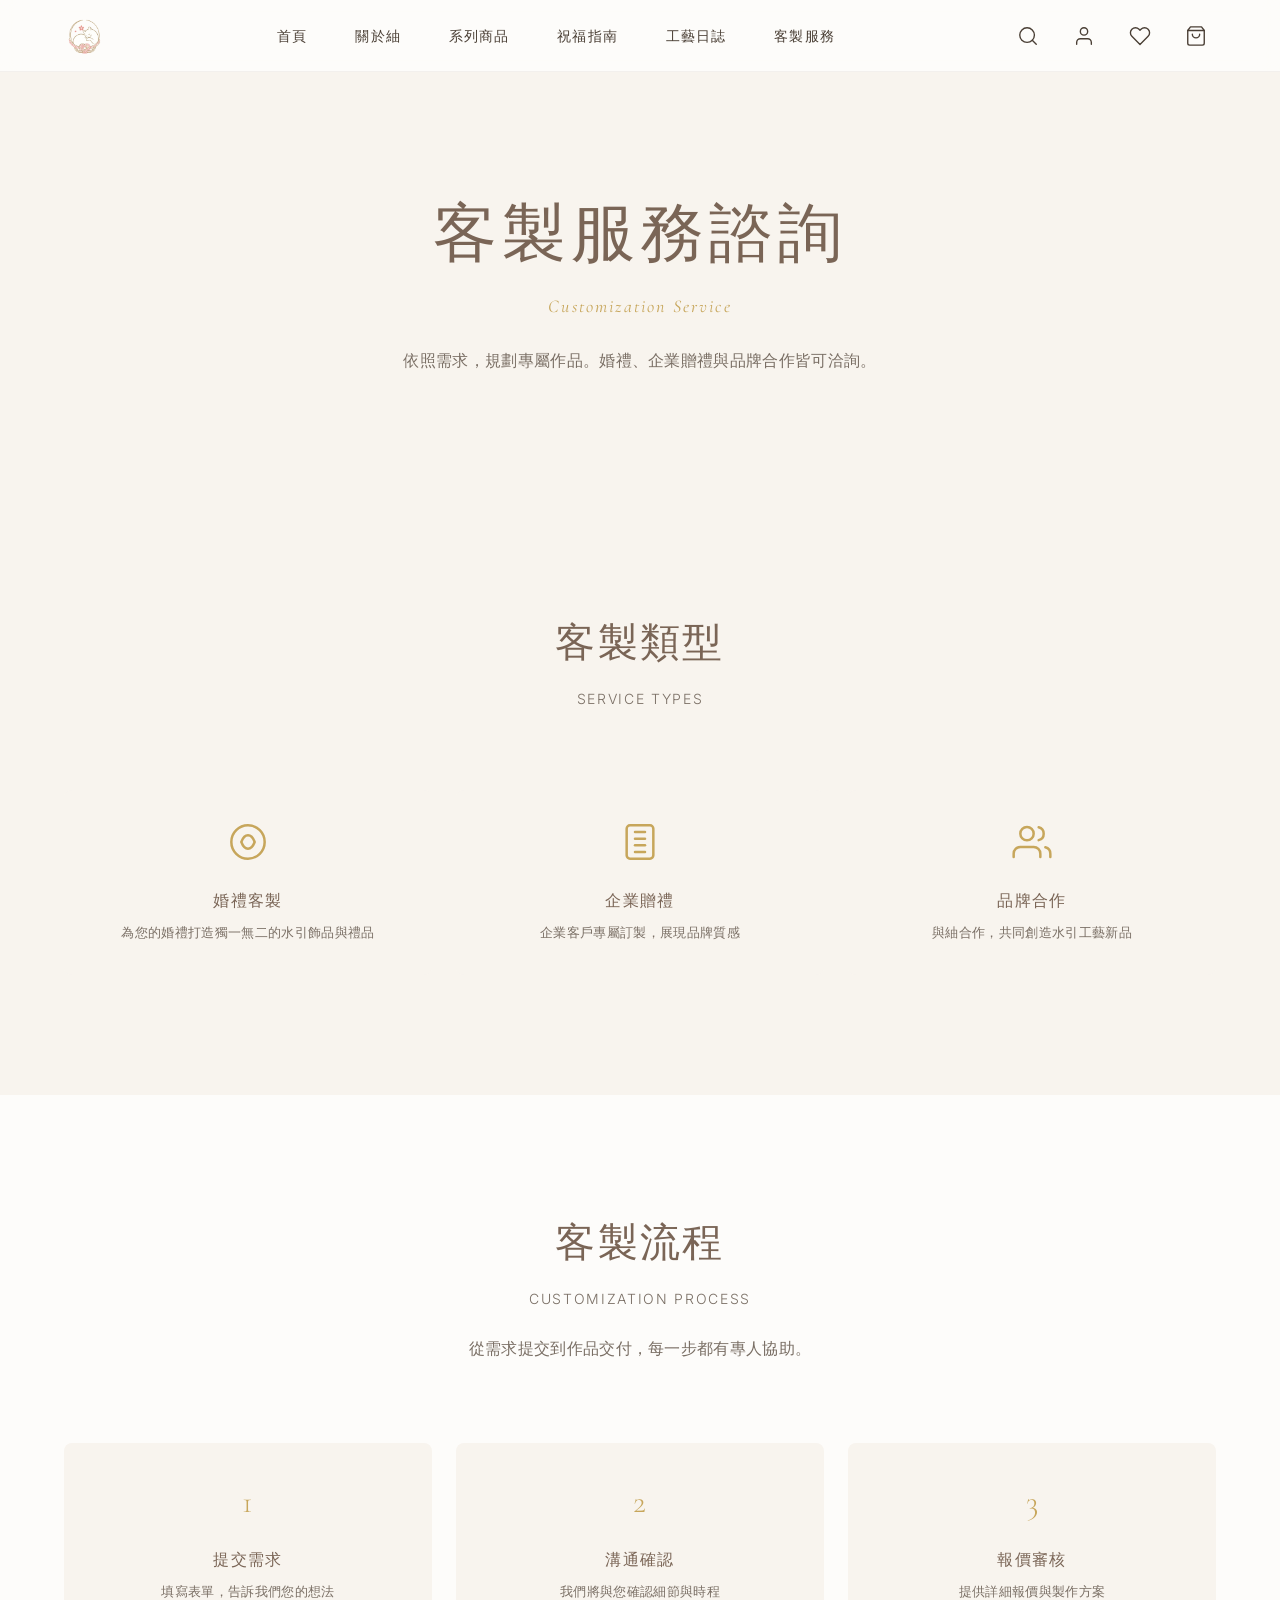
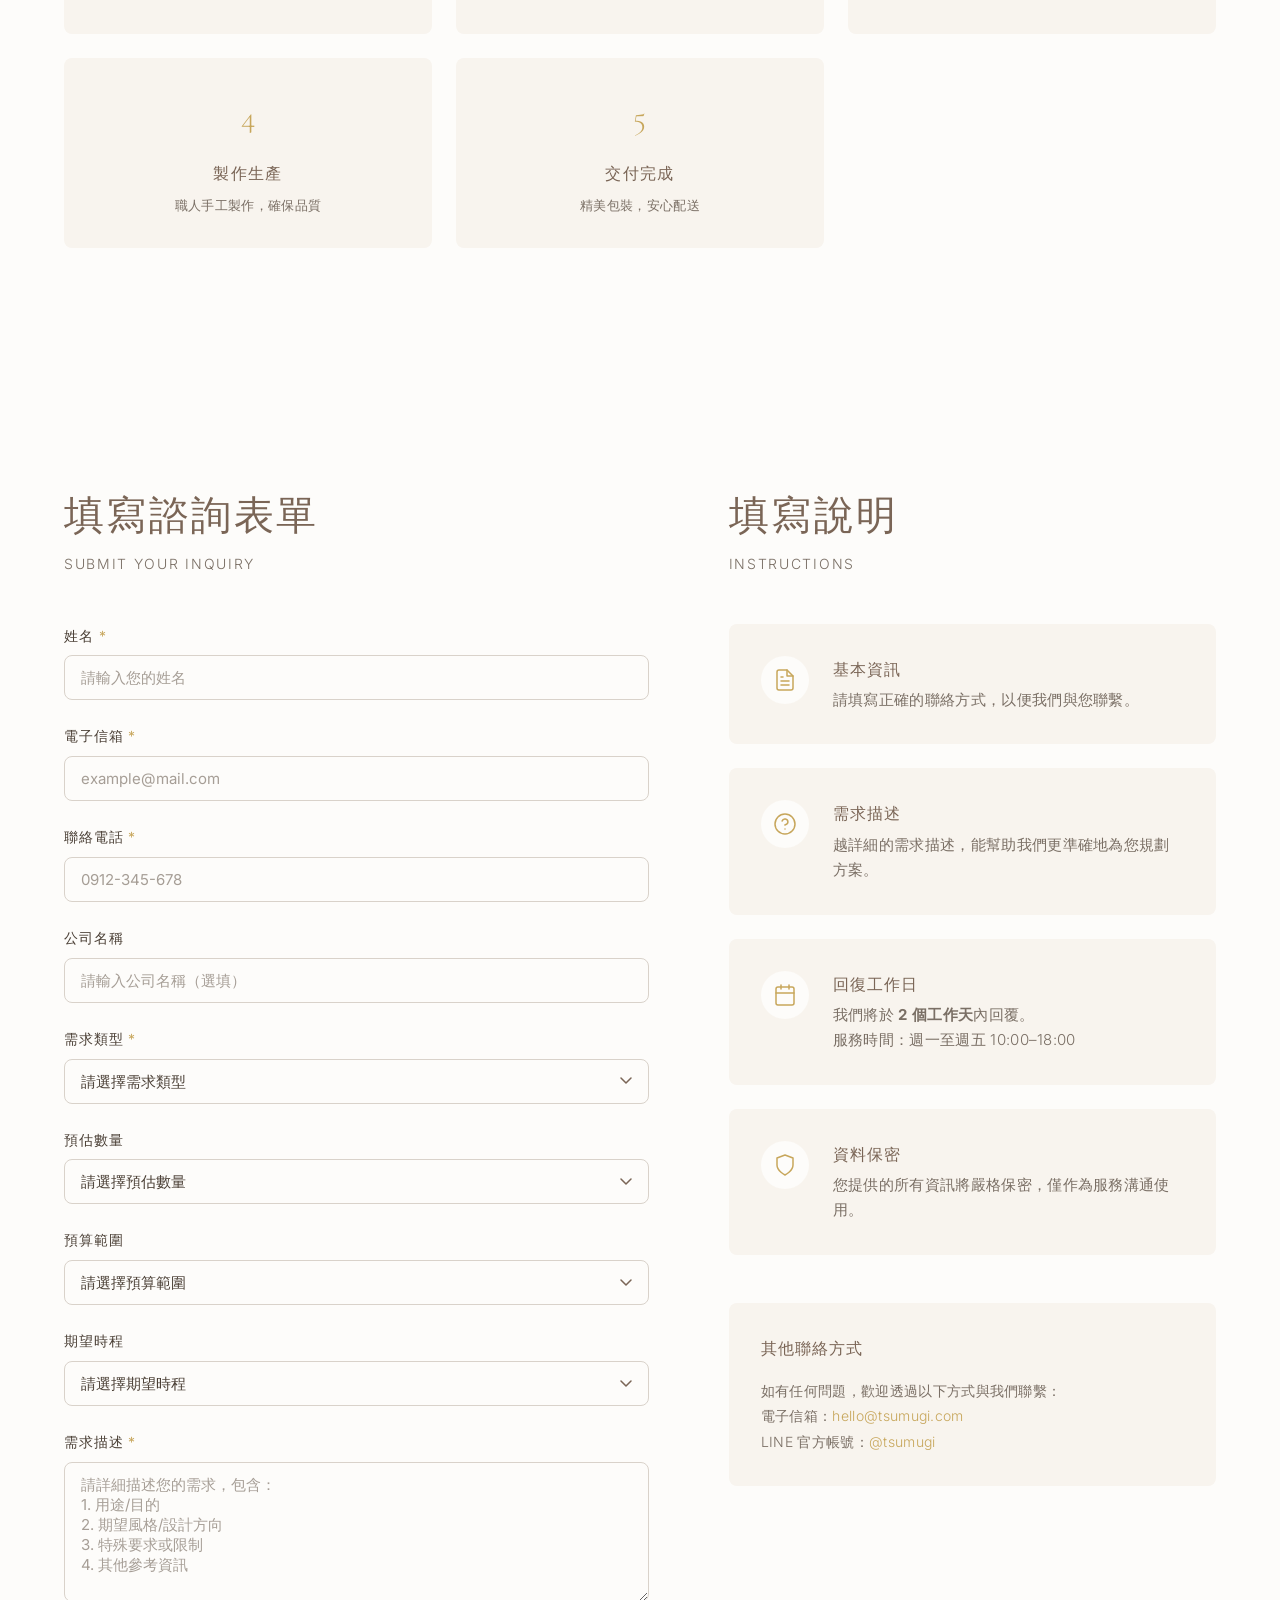
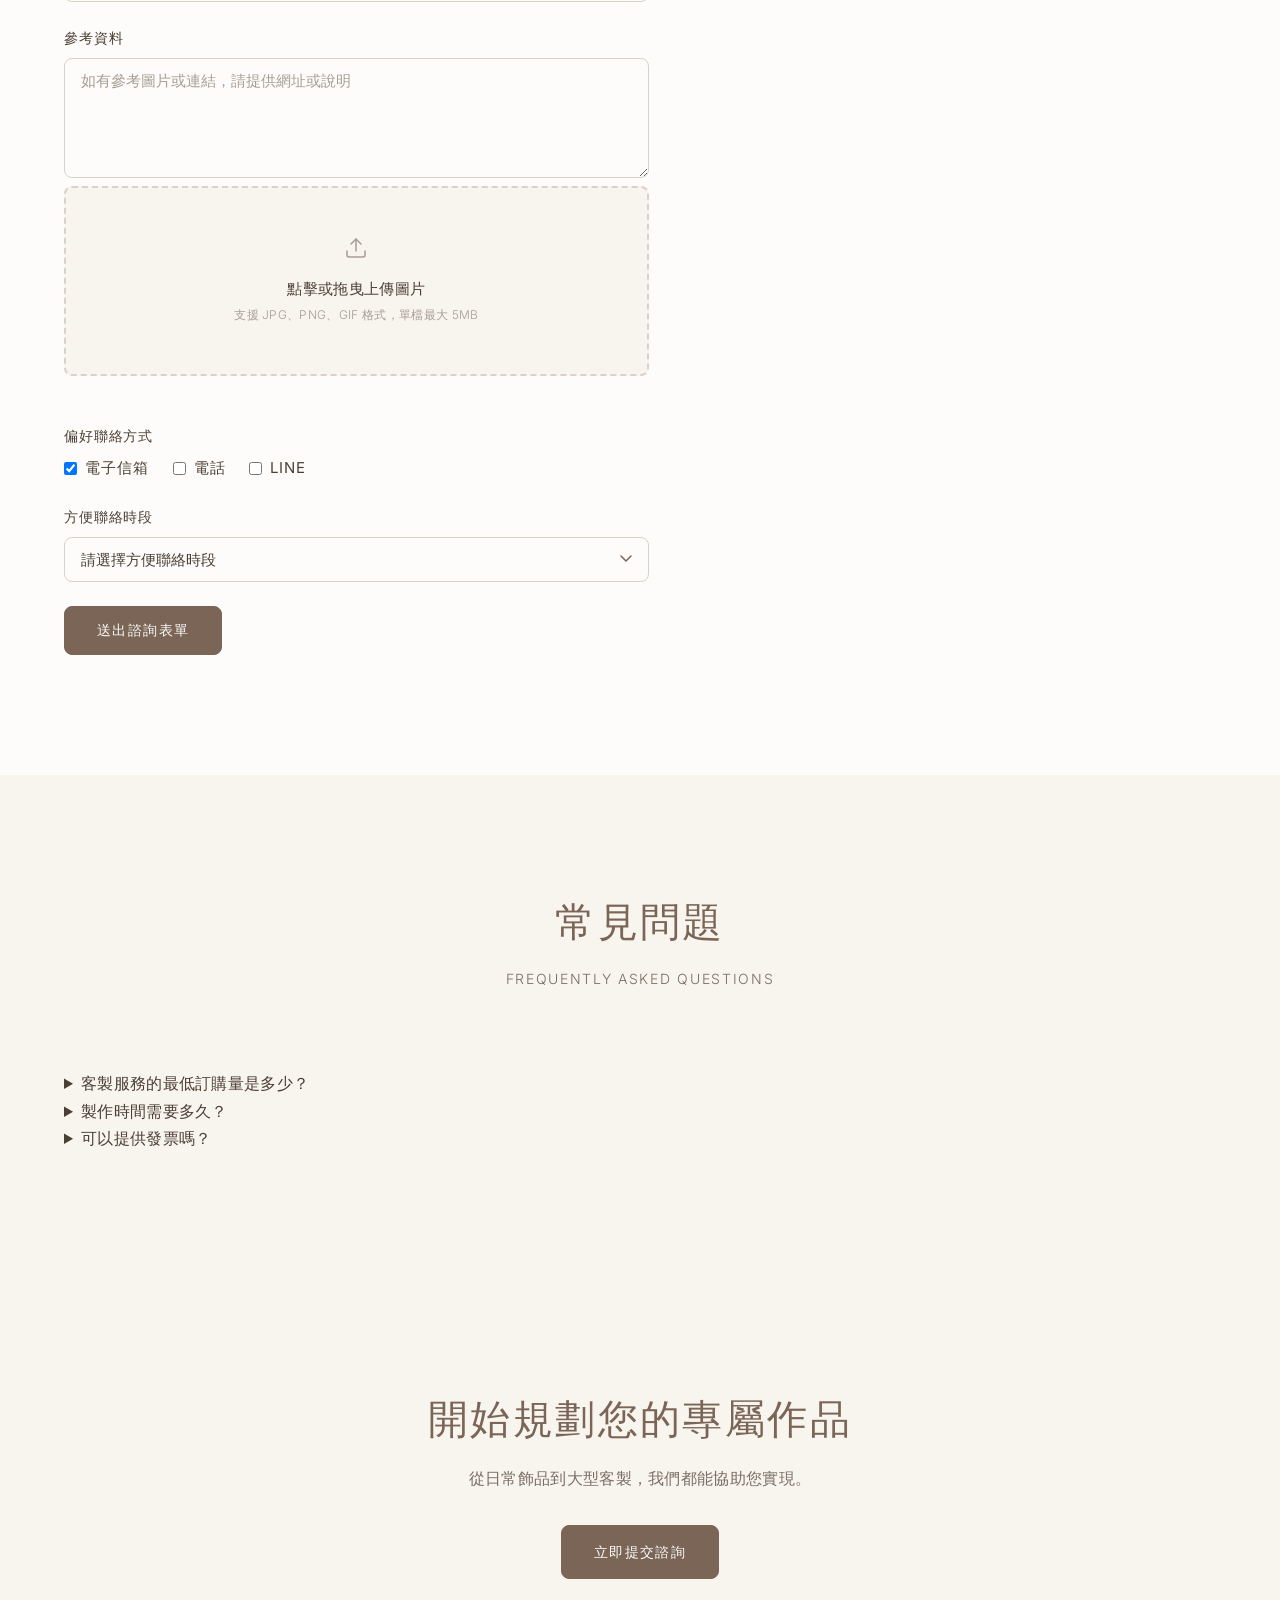
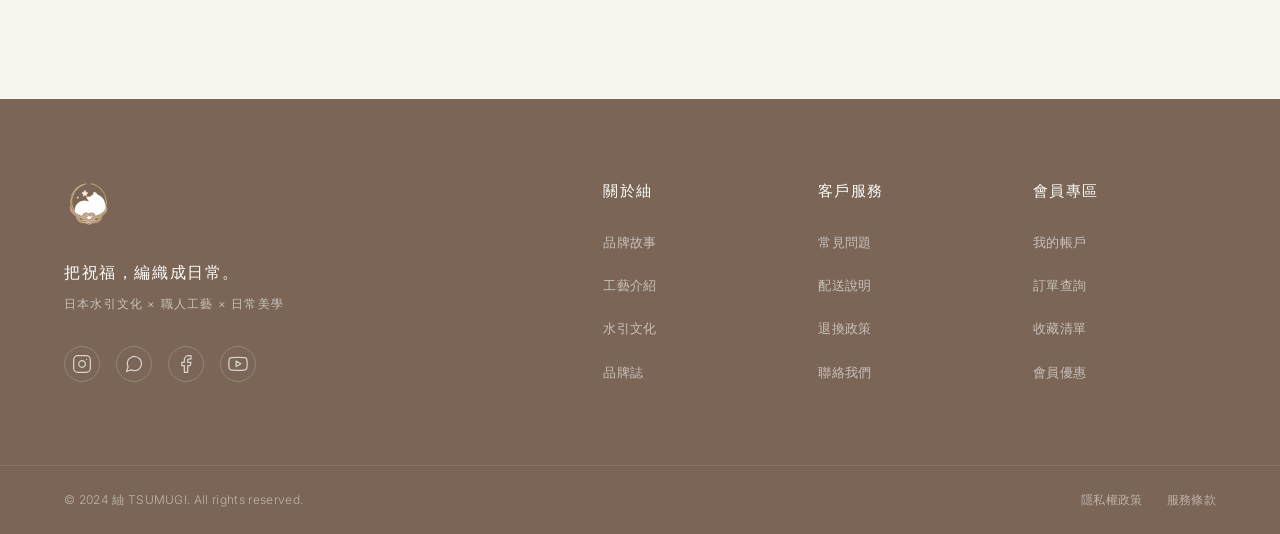
<file: web/custom.html>
﻿<!DOCTYPE html>
<html lang="zh-Hant">
<head>
  <meta charset="UTF-8">
  <meta name="viewport" content="width=device-width, initial-scale=1.0">
  <meta name="description" content="紬 TSUMUGI — 客製服務諮詢。婚禮、企業贈禮與品牌合作，規劃專屬水引作品。">
  <meta property="og:title" content="客製服務諮詢｜紬 TSUMUGI">
  <meta property="og:description" content="婚禮、企業贈禮與品牌合作，規劃專屬水引作品。">
  <meta property="og:image" content="asset/og-image.svg">
  <meta property="og:type" content="website">
  <title>客製服務諮詢｜紬 TSUMUGI</title>
  <link rel="icon" type="image/svg+xml" href="asset/favicon.svg">
  <link rel="preconnect" href="https://fonts.googleapis.com">
  <link rel="preconnect" href="https://fonts.gstatic.com" crossorigin>
  <link href="https://fonts.googleapis.com/css2?family=Cormorant+Garamond:ital,wght@0,300;0,400;0,500;0,600;1,300;1,400&family=Inter:wght@300;400;500&family=Noto+Serif+TC:wght@300;0,400;0,500;0,600&display=swap" rel="stylesheet">
  <link rel="stylesheet" href="css/style.css">
</head>
<body>

  <div id="template-header"></div>

  <main>
    <!-- Page Hero -->
    <section class="about-hero" style="background-color: var(--color-cream);">
      <div class="container">
        <div class="about-hero-content">
          <h1 class="about-hero-title">客製服務諮詢</h1>
          <p class="about-hero-subtitle">Customization Service</p>
          <p class="about-hero-desc">依照需求，規劃專屬作品。婚禮、企業贈禮與品牌合作皆可洽詢。</p>
        </div>
      </div>
    </section>

    <!-- Service Types -->
    <section class="about-culture" id="services">
      <div class="container">
        <div class="section-header">
          <h2 class="section-title">客製類型</h2>
          <p class="section-subtitle">Service Types</p>
        </div>
        <div class="about-feature-grid">
          <div class="feature-card">
            <div class="feature-icon">
              <svg width="40" height="40" viewBox="0 0 24 24" fill="none" stroke="currentColor" stroke-width="1.5" stroke-linecap="round" stroke-linejoin="round"><circle cx="12" cy="12" r="10"/><path d="M8 12s1.5-4 4-4 4 4 4 4-1.5 4-4 4-4-4-4-4"/></svg>
            </div>
            <h3>婚禮客製</h3>
            <p>為您的婚禮打造獨一無二的水引飾品與禮品</p>
          </div>
          <div class="feature-card">
            <div class="feature-icon">
              <svg width="40" height="40" viewBox="0 0 24 24" fill="none" stroke="currentColor" stroke-width="1.5" stroke-linecap="round" stroke-linejoin="round"><rect x="4" y="2" width="16" height="20" rx="2" ry="2"/><line x1="9" y1="6" x2="15" y2="6"/><line x1="9" y1="10" x2="15" y2="10"/><line x1="9" y1="14" x2="15" y2="14"/><line x1="9" y1="18" x2="15" y2="18"/></svg>
            </div>
            <h3>企業贈禮</h3>
            <p>企業客戶專屬訂製，展現品牌質感</p>
          </div>
          <div class="feature-card">
            <div class="feature-icon">
              <svg width="40" height="40" viewBox="0 0 24 24" fill="none" stroke="currentColor" stroke-width="1.5" stroke-linecap="round" stroke-linejoin="round"><path d="M17 21v-2a4 4 0 0 0-4-4H5a4 4 0 0 0-4 4v2"/><circle cx="9" cy="7" r="4"/><path d="M23 21v-2a4 4 0 0 0-3-3.87"/><path d="M16 3.13a4 4 0 0 1 0 7.75"/></svg>
            </div>
            <h3>品牌合作</h3>
            <p>與紬合作，共同創造水引工藝新品</p>
          </div>
        </div>
      </div>
    </section>

    <!-- Process Steps -->
    <section class="about-philosophy" id="process">
      <div class="container">
        <div class="section-header">
          <h2 class="section-title">客製流程</h2>
          <p class="section-subtitle">Customization Process</p>
          <p class="section-desc">從需求提交到作品交付，每一步都有專人協助。</p>
        </div>
        <div class="about-feature-grid">
          <div class="feature-card">
            <div class="feature-icon">
              <span style="font-family: var(--font-serif-en); font-size: 2rem; font-weight: 300; color: var(--color-gold);">1</span>
            </div>
            <h3>提交需求</h3>
            <p>填寫表單，告訴我們您的想法</p>
          </div>
          <div class="feature-card">
            <div class="feature-icon">
              <span style="font-family: var(--font-serif-en); font-size: 2rem; font-weight: 300; color: var(--color-gold);">2</span>
            </div>
            <h3>溝通確認</h3>
            <p>我們將與您確認細節與時程</p>
          </div>
          <div class="feature-card">
            <div class="feature-icon">
              <span style="font-family: var(--font-serif-en); font-size: 2rem; font-weight: 300; color: var(--color-gold);">3</span>
            </div>
            <h3>報價審核</h3>
            <p>提供詳細報價與製作方案</p>
          </div>
          <div class="feature-card">
            <div class="feature-icon">
              <span style="font-family: var(--font-serif-en); font-size: 2rem; font-weight: 300; color: var(--color-gold);">4</span>
            </div>
            <h3>製作生產</h3>
            <p>職人手工製作，確保品質</p>
          </div>
          <div class="feature-card">
            <div class="feature-icon">
              <span style="font-family: var(--font-serif-en); font-size: 2rem; font-weight: 300; color: var(--color-gold);">5</span>
            </div>
            <h3>交付完成</h3>
            <p>精美包裝，安心配送</p>
          </div>
        </div>
      </div>
    </section>

    <!-- Inquiry Form -->
    <section class="contact-grid-section" id="inquiry">
      <div class="container">
        <div class="contact-grid">
          <!-- Form -->
          <div class="contact-form-wrap">
            <h2 class="section-title">填寫諮詢表單</h2>
            <p class="section-subtitle">Submit Your Inquiry</p>
            <form class="contact-form" id="needsForm">
              <!-- 基本資訊 -->
              <div class="form-group">
                <label for="needs-name">姓名 <span class="required">*</span></label>
                <input type="text" id="needs-name" name="name" required placeholder="請輸入您的姓名">
              </div>
              <div class="form-group">
                <label for="needs-email">電子信箱 <span class="required">*</span></label>
                <input type="email" id="needs-email" name="email" required placeholder="example@mail.com">
                <span class="form-error" id="emailError">請輸入正確的電子信箱格式</span>
              </div>
              <div class="form-group">
                <label for="needs-phone">聯絡電話 <span class="required">*</span></label>
                <input type="tel" id="needs-phone" name="phone" required placeholder="0912-345-678">
                <span class="form-error" id="phoneError"></span>
              </div>
              <div class="form-group">
                <label for="needs-company">公司名稱</label>
                <input type="text" id="needs-company" name="company" placeholder="請輸入公司名稱（選填）">
              </div>

              <!-- 需求類型 -->
              <div class="form-group">
                <label for="needs-type">需求類型 <span class="required">*</span></label>
                <select id="needs-type" name="needs-type" required>
                  <option value="" disabled selected>請選擇需求類型</option>
                  <option value="wedding">婚禮客製</option>
                  <option value="corporate">企業贈禮</option>
                  <option value="brand">品牌合作</option>
                  <option value="event">活動合作</option>
                  <option value="other">其他</option>
                </select>
              </div>

              <!-- 需求細節 -->
              <div class="form-group">
                <label for="needs-quantity">預估數量</label>
                <select id="needs-quantity" name="needs-quantity">
                  <option value="" disabled selected>請選擇預估數量</option>
                  <option value="1-10">1-10 件</option>
                  <option value="11-50">11-50 件</option>
                  <option value="51-100">51-100 件</option>
                  <option value="101-500">101-500 件</option>
                  <option value="500+">500 件以上</option>
                </select>
              </div>
              <div class="form-group">
                <label for="needs-budget">預算範圍</label>
                <select id="needs-budget" name="needs-budget">
                  <option value="" disabled selected>請選擇預算範圍</option>
                  <option value="under-10k">1 萬以下</option>
                  <option value="10k-50k">1 萬 - 5 萬</option>
                  <option value="50k-100k">5 萬 - 10 萬</option>
                  <option value="100k-500k">10 萬 - 50 萬</option>
                  <option value="500k+">50 萬以上</option>
                  <option value="tbd">待討論</option>
                </select>
              </div>
              <div class="form-group">
                <label for="needs-timeline">期望時程</label>
                <select id="needs-timeline" name="needs-timeline">
                  <option value="" disabled selected>請選擇期望時程</option>
                  <option value="urgent">緊急（2 週內）</option>
                  <option value="1-month">1 個月內</option>
                  <option value="2-3-months">2-3 個月內</option>
                  <option value="3-6-months">3-6 個月內</option>
                  <option value="6-months+">6 個月以上</option>
                  <option value="tbd">待討論</option>
                </select>
              </div>

              <!-- 詳細需求 -->
              <div class="form-group">
                <label for="needs-description">需求描述 <span class="required">*</span></label>
                <textarea id="needs-description" name="description" rows="6" required placeholder="請詳細描述您的需求，包含：&#10;1. 用途/目的&#10;2. 期望風格/設計方向&#10;3. 特殊要求或限制&#10;4. 其他參考資訊"></textarea>
              </div>
              <div class="form-group">
                <label for="needs-reference">參考資料</label>
                <textarea id="needs-reference" name="reference" rows="3" placeholder="如有參考圖片或連結，請提供網址或說明"></textarea>
                <div class="upload-area" id="uploadArea">
                  <input type="file" id="fileInput" name="files" multiple accept="image/*" style="display: none;">
                  <svg width="24" height="24" viewBox="0 0 24 24" fill="none" stroke="currentColor" stroke-width="1.5" stroke-linecap="round" stroke-linejoin="round"><path d="M21 15v4a2 2 0 0 1-2 2H5a2 2 0 0 1-2-2v-4"/><polyline points="17 8 12 3 7 8"/><line x1="12" y1="3" x2="12" y2="15"/></svg>
                  <p>點擊或拖曳上傳圖片</p>
                  <span>支援 JPG、PNG、GIF 格式，單檔最大 5MB</span>
                </div>
                <div class="upload-preview" id="uploadPreview"></div>
              </div>

              <!-- 聯絡偏好 -->
              <div class="form-group">
                <label>偏好聯絡方式</label>
                <div style="display: flex; gap: var(--space-lg); flex-wrap: wrap;">
                  <label style="display: flex; align-items: center; gap: var(--space-sm); font-size: 0.9375rem; cursor: pointer;">
                    <input type="checkbox" name="contact-method" value="email" checked> 電子信箱
                  </label>
                  <label style="display: flex; align-items: center; gap: var(--space-sm); font-size: 0.9375rem; cursor: pointer;">
                    <input type="checkbox" name="contact-method" value="phone"> 電話
                  </label>
                  <label style="display: flex; align-items: center; gap: var(--space-sm); font-size: 0.9375rem; cursor: pointer;">
                    <input type="checkbox" name="contact-method" value="line" id="lineCheckbox"> LINE
                  </label>
                </div>
                <div class="line-id-input" id="lineIdGroup" style="display: none; margin-top: var(--space-md);">
                  <label for="needs-line-id">LINE ID</label>
                  <input type="text" id="needs-line-id" name="line-id" placeholder="請輸入您的 LINE ID">
                </div>
              </div>
              <div class="form-group">
                <label for="needs-contact-time">方便聯絡時段</label>
                <select id="needs-contact-time" name="contact-time">
                  <option value="" disabled selected>請選擇方便聯絡時段</option>
                  <option value="morning">上午（09:00-12:00）</option>
                  <option value="afternoon">下午（13:00-18:00）</option>
                  <option value="evening">晚上（18:00-21:00）</option>
                  <option value="anytime">不限時段</option>
                </select>
              </div>

              <button type="submit" class="btn btn-primary">送出諮詢表單</button>
            </form>
          </div>

          <!-- Success Message (hidden by default) -->
          <div class="success-message" id="successMessage" style="display: none;">
            <div class="success-content">
              <div class="success-icon">
                <svg width="64" height="64" viewBox="0 0 24 24" fill="none" stroke="currentColor" stroke-width="1.5" stroke-linecap="round" stroke-linejoin="round">
                  <path d="M22 11.08V12a10 10 0 1 1-5.93-9.14"/>
                  <polyline points="22 4 12 14.01 9 11.01"/>
                </svg>
              </div>
              <h2 class="success-title">諮詢表單已送出成功</h2>
              <p class="success-subtitle">Submission Successful</p>
              <p class="success-desc">感謝您的提交！我們已收到您的諮詢表單，將於 2 個工作天內與您聯繫確認細節。</p>
              <div class="success-info">
                <div class="success-info-item">
                  <svg width="20" height="20" viewBox="0 0 24 24" fill="none" stroke="currentColor" stroke-width="1.5" stroke-linecap="round" stroke-linejoin="round"><path d="M4 4h16c1.1 0 2 .9 2 2v12c0 1.1-.9 2-2 2H4c-1.1 0-2-.9-2-2V6c0-1.1.9-2 2-2z"/><polyline points="22,6 12,13 2,6"/></svg>
                  <span>確認信將寄至您的電子信箱</span>
                </div>
                <div class="success-info-item">
                  <svg width="20" height="20" viewBox="0 0 24 24" fill="none" stroke="currentColor" stroke-width="1.5" stroke-linecap="round" stroke-linejoin="round"><rect x="3" y="4" width="18" height="18" rx="2" ry="2"/><line x1="16" y1="2" x2="16" y2="6"/><line x1="8" y1="2" x2="8" y2="6"/><line x1="3" y1="10" x2="21" y2="10"/></svg>
                  <span>我們將於 2 個工作天內回覆</span>
                </div>
                <div class="success-info-item">
                  <svg width="20" height="20" viewBox="0 0 24 24" fill="none" stroke="currentColor" stroke-width="1.5" stroke-linecap="round" stroke-linejoin="round"><path d="M21 11.5a8.38 8.38 0 0 1-.9 3.8 8.5 8.5 0 0 1-7.6 4.7 8.38 8.38 0 0 1-3.8-.9L3 21l1.9-5.7a8.38 8.38 0 0 1-.9-3.8 8.5 8.5 0 0 1 4.7-7.6 8.38 8.38 0 0 1 3.8-.9h.5a8.48 8.48 0 0 1 8 8v.5z"/></svg>
                  <span>如有急事，歡迎 LINE 官方帳號聯繫</span>
                </div>
              </div>
              <div class="success-actions">
                <a href="index.html" class="btn btn-primary">返回首頁</a>
                <button type="button" class="btn btn-outline" onclick="resetForm()">再次填寫</button>
              </div>
            </div>
          </div>

          <!-- Info Panel -->
          <div class="contact-info-wrap">
            <h2 class="section-title">填寫說明</h2>
            <p class="section-subtitle">Instructions</p>
            <div class="contact-cards">
              <div class="contact-card">
                <div class="contact-card-icon">
                  <svg width="24" height="24" viewBox="0 0 24 24" fill="none" stroke="currentColor" stroke-width="1.5" stroke-linecap="round" stroke-linejoin="round"><path d="M14 2H6a2 2 0 0 0-2 2v16a2 2 0 0 0 2 2h12a2 2 0 0 0 2-2V8z"/><polyline points="14 2 14 8 20 8"/><line x1="16" y1="13" x2="8" y2="13"/><line x1="16" y1="17" x2="8" y2="17"/><polyline points="10 9 9 9 8 9"/></svg>
                </div>
                <div class="contact-card-content">
                  <h3>基本資訊</h3>
                  <p>請填寫正確的聯絡方式，以便我們與您聯繫。</p>
                </div>
              </div>
              <div class="contact-card">
                <div class="contact-card-icon">
                  <svg width="24" height="24" viewBox="0 0 24 24" fill="none" stroke="currentColor" stroke-width="1.5" stroke-linecap="round" stroke-linejoin="round"><circle cx="12" cy="12" r="10"/><path d="M9.09 9a3 3 0 0 1 5.83 1c0 2-3 3-3 3"/><line x1="12" y1="17" x2="12.01" y2="17"/></svg>
                </div>
                <div class="contact-card-content">
                  <h3>需求描述</h3>
                  <p>越詳細的需求描述，能幫助我們更準確地為您規劃方案。</p>
                </div>
              </div>
              <div class="contact-card">
                <div class="contact-card-icon">
                  <svg width="24" height="24" viewBox="0 0 24 24" fill="none" stroke="currentColor" stroke-width="1.5" stroke-linecap="round" stroke-linejoin="round"><rect x="3" y="4" width="18" height="18" rx="2" ry="2"/><line x1="16" y1="2" x2="16" y2="6"/><line x1="8" y1="2" x2="8" y2="6"/><line x1="3" y1="10" x2="21" y2="10"/></svg>
                </div>
                <div class="contact-card-content">
                  <h3>回復工作日</h3>
                  <p>我們將於 <strong>2 個工作天</strong>內回覆。<br>服務時間：週一至週五 10:00–18:00</p>
                </div>
              </div>
              <div class="contact-card">
                <div class="contact-card-icon">
                  <svg width="24" height="24" viewBox="0 0 24 24" fill="none" stroke="currentColor" stroke-width="1.5" stroke-linecap="round" stroke-linejoin="round"><path d="M12 22s8-4 8-10V5l-8-3-8 3v7c0 6 8 10 8 10z"/></svg>
                </div>
                <div class="contact-card-content">
                  <h3>資料保密</h3>
                  <p>您提供的所有資訊將嚴格保密，僅作為服務溝通使用。</p>
                </div>
              </div>
            </div>

            <div style="margin-top: var(--space-2xl); padding: var(--space-xl); background-color: var(--color-cream); border-radius: var(--radius-md);">
              <h3 style="font-family: var(--font-serif-cn); font-size: 1rem; font-weight: 400; color: var(--color-brown); margin-bottom: var(--space-md); letter-spacing: 0.06em;">其他聯絡方式</h3>
              <p style="font-size: 0.875rem; color: var(--color-text-light); line-height: 1.8;">
                如有任何問題，歡迎透過以下方式與我們聯繫：<br>
                電子信箱：<a href="mailto:hello@tsumugi.com" style="color: var(--color-gold);">hello@tsumugi.com</a><br>
                LINE 官方帳號：<a href="#" style="color: var(--color-gold);">@tsumugi</a>
              </p>
            </div>
          </div>
        </div>
      </div>
    </section>

    <!-- FAQ Preview -->
    <section class="about-culture" id="faq">
      <div class="container">
        <div class="section-header">
          <h2 class="section-title">常見問題</h2>
          <p class="section-subtitle">Frequently Asked Questions</p>
        </div>
        <div class="faq-list">
          <details class="faq-item">
            <summary class="faq-question">客製服務的最低訂購量是多少？</summary>
            <div class="faq-answer">
              <p>客製服務的最低訂購量依需求類型而定。一般小量訂製（如婚禮小物）可從 10 件起訂，企業贈禮與品牌合作則需依需求規模另行評估。歡迎透過表單提交您的需求，我們將為您提供最適合的方案。</p>
            </div>
          </details>
          <details class="faq-item">
            <summary class="faq-question">製作時間需要多久？</summary>
            <div class="faq-answer">
              <p>製作時間依作品複雜度與數量而定。一般客製作品約需 2-4 週，婚禮客製建議提前 2-3 個月洽詢。我們將在確認需求後提供確切的時程安排。</p>
            </div>
          </details>
          <details class="faq-item">
            <summary class="faq-question">可以提供發票嗎？</summary>
            <div class="faq-answer">
              <p>是的，我們可開立電子發票或統一發票。企業客戶如需統編發票，請在提交需求時一併告知，我們將配合開立。</p>
            </div>
          </details>
        </div>
      </div>
    </section>

    <!-- CTA Section -->
    <section class="about-cta">
      <div class="container">
        <div class="about-cta-content">
          <h2 class="section-title">開始規劃您的專屬作品</h2>
          <p class="section-desc">從日常飾品到大型客製，我們都能協助您實現。</p>
          <a href="#inquiry" class="btn btn-primary">立即提交諮詢</a>
        </div>
      </div>
    </section>
  </main>

  <div id="template-footer"></div>

  <script src="js/icons.js"></script>
  <script src="js/templates.js"></script>
  <script src="js/main.js"></script>
  <script>
    TSUMUGI.Templates.init('custom.html');

    // Form validation
    const emailInput = document.getElementById('needs-email');
    const phoneInput = document.getElementById('needs-phone');
    const emailError = document.getElementById('emailError');
    const phoneError = document.getElementById('phoneError');

    function validateEmail(email) {
      const re = /^[^\s@]+@[^\s@]+\.[^\s@]+$/;
      return re.test(email);
    }

    function validatePhone(phone) {
      // 台灣電話格式：09XXXXXXXX 或 09XX-XXX-XXX
      const re = /^09\d{2}-?\d{3}-?\d{3}$/;
      return re.test(phone.replace(/\s/g, ''));
    }

    emailInput.addEventListener('blur', function() {
      if (this.value && !validateEmail(this.value)) {
        this.style.borderColor = '#e74c3c';
        emailError.style.display = 'block';
      } else {
        this.style.borderColor = '';
        emailError.style.display = 'none';
      }
    });

    phoneInput.addEventListener('blur', function() {
      if (!this.value) {
        this.style.borderColor = '#e74c3c';
        phoneError.textContent = '聯絡電話為必填欄位';
        phoneError.style.display = 'block';
      } else if (!validatePhone(this.value)) {
        this.style.borderColor = '#e74c3c';
        phoneError.textContent = '請輸入正確的電話號碼格式（如：0912-345-678）';
        phoneError.style.display = 'block';
      } else {
        this.style.borderColor = '';
        phoneError.style.display = 'none';
      }
    });

    // LINE ID toggle
    const lineCheckbox = document.getElementById('lineCheckbox');
    const lineIdGroup = document.getElementById('lineIdGroup');

    lineCheckbox.addEventListener('change', function() {
      lineIdGroup.style.display = this.checked ? 'block' : 'none';
    });

    // File upload
    const uploadArea = document.getElementById('uploadArea');
    const fileInput = document.getElementById('fileInput');
    const uploadPreview = document.getElementById('uploadPreview');

    uploadArea.addEventListener('click', function() {
      fileInput.click();
    });

    uploadArea.addEventListener('dragover', function(e) {
      e.preventDefault();
      this.classList.add('dragover');
    });

    uploadArea.addEventListener('dragleave', function() {
      this.classList.remove('dragover');
    });

    uploadArea.addEventListener('drop', function(e) {
      e.preventDefault();
      this.classList.remove('dragover');
      handleFiles(e.dataTransfer.files);
    });

    fileInput.addEventListener('change', function() {
      handleFiles(this.files);
    });

    function handleFiles(files) {
      Array.from(files).forEach(function(file) {
        if (!file.type.startsWith('image/')) {
          alert('僅支援圖片格式檔案');
          return;
        }
        if (file.size > 5 * 1024 * 1024) {
          alert('檔案大小不得超過 5MB');
          return;
        }

        const reader = new FileReader();
        reader.onload = function(e) {
          const previewItem = document.createElement('div');
          previewItem.className = 'preview-item';
          previewItem.innerHTML = 
            '<img src="' + e.target.result + '" alt="預覽圖片">' +
            '<button type="button" class="remove-btn" onclick="this.parentElement.remove()">&times;</button>';
          uploadPreview.appendChild(previewItem);
        };
        reader.readAsDataURL(file);
      });
    }

    // Form submission handler
    document.getElementById('needsForm').addEventListener('submit', function(e) {
      e.preventDefault();
      
      let isValid = true;
      
      if (!validateEmail(emailInput.value)) {
        emailInput.style.borderColor = '#e74c3c';
        emailError.style.display = 'block';
        isValid = false;
      }
      
      if (!phoneInput.value) {
        phoneInput.style.borderColor = '#e74c3c';
        phoneError.textContent = '聯絡電話為必填欄位';
        phoneError.style.display = 'block';
        isValid = false;
      } else if (!validatePhone(phoneInput.value)) {
        phoneInput.style.borderColor = '#e74c3c';
        phoneError.textContent = '請輸入正確的電話號碼格式（如：0912-345-678）';
        phoneError.style.display = 'block';
        isValid = false;
      }
      
      if (!isValid) {
        alert('請檢查填寫的資料是否正確');
        return;
      }
      
      const formData = new FormData(this);
      const data = Object.fromEntries(formData.entries());
      
      const contactMethods = [];
      document.querySelectorAll('input[name="contact-method"]:checked').forEach(cb => {
        contactMethods.push(cb.value);
      });
      data.contactMethods = contactMethods;
      
      console.log('Form submitted:', data);
      
      // Show success message
      document.querySelector('.contact-form-wrap').style.display = 'none';
      document.querySelector('.contact-info-wrap').style.display = 'none';
      document.getElementById('successMessage').style.display = 'block';
      
      // Scroll to success message
      document.getElementById('successMessage').scrollIntoView({ behavior: 'smooth', block: 'center' });
    });

    function resetForm() {
      document.getElementById('needsForm').reset();
      uploadPreview.innerHTML = '';
      lineIdGroup.style.display = 'none';
      document.querySelector('.contact-form-wrap').style.display = 'block';
      document.querySelector('.contact-info-wrap').style.display = 'block';
      document.getElementById('successMessage').style.display = 'none';
      document.querySelector('.contact-form-wrap').scrollIntoView({ behavior: 'smooth', block: 'start' });
    }
  </script>
</body>
</html>
</file>
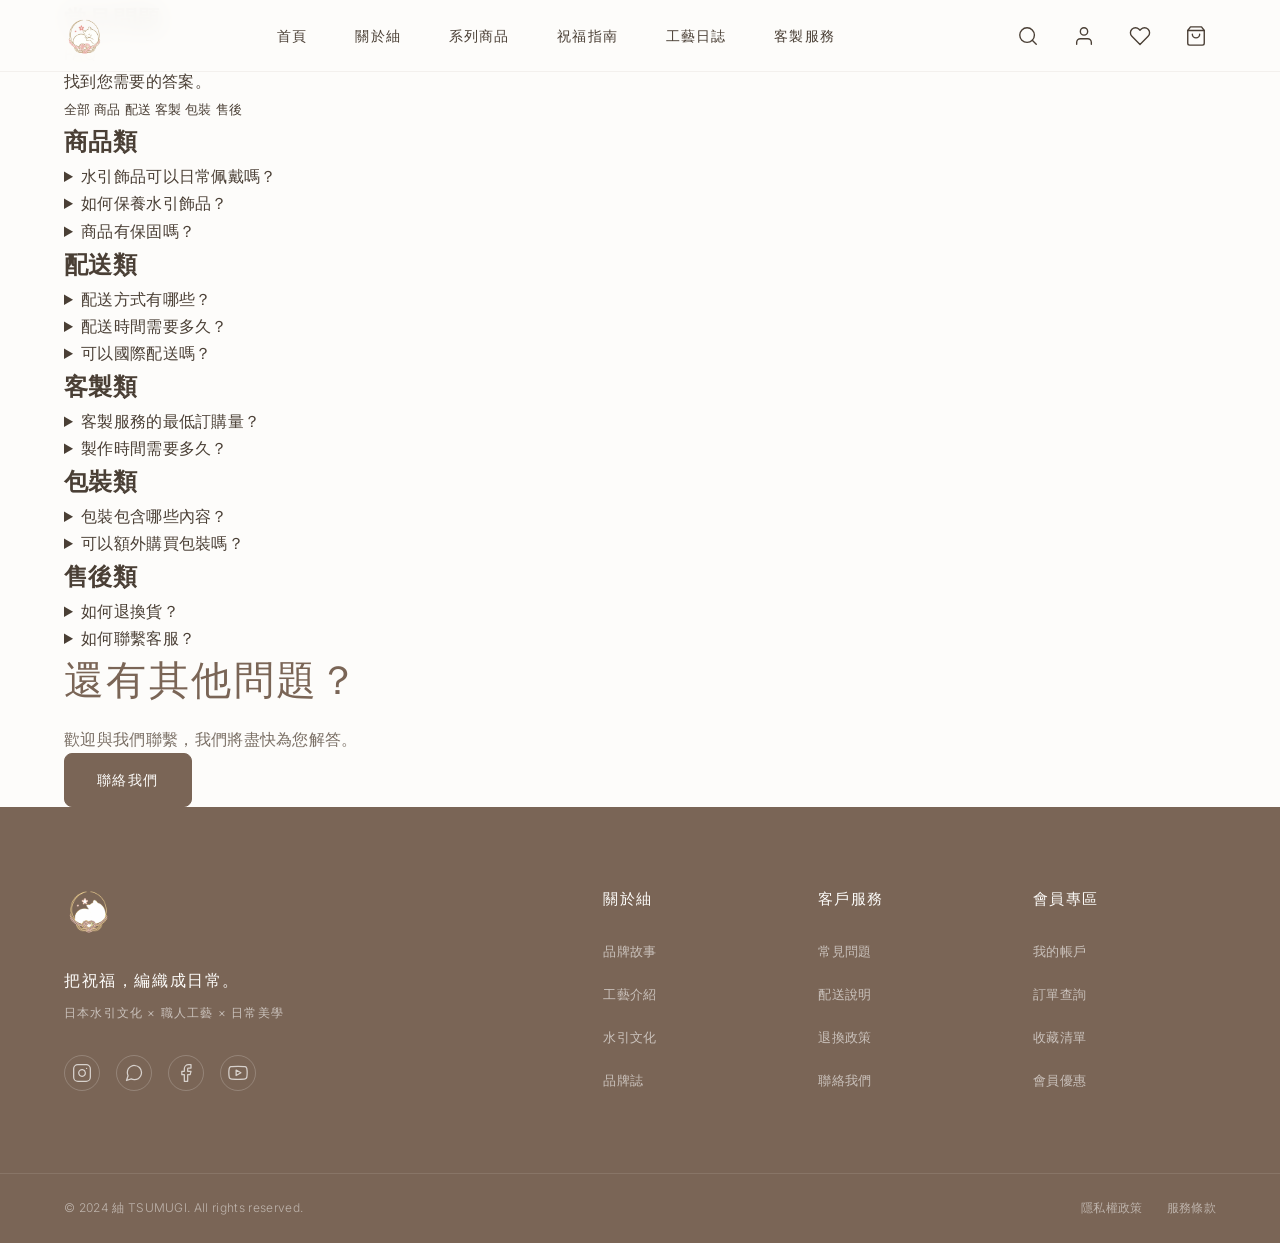
<file: web/faq.html>
﻿<!DOCTYPE html>
<html lang="zh-Hant">
<head>
  <meta charset="UTF-8">
  <meta name="viewport" content="width=device-width, initial-scale=1.0">
  <meta name="description" content="紬 TSUMUGI — 常見問題。關於商品、配送、客製、包裝與售後服務的解答。">
  <meta property="og:title" content="常見問題｜紬 TSUMUGI">
  <meta property="og:description" content="關於商品、配送、客製、包裝與售後服務的解答。">
  <meta property="og:image" content="asset/og-image.svg">
  <meta property="og:type" content="website">
  <title>常見問題｜紬 TSUMUGI</title>
  <link rel="icon" type="image/svg+xml" href="asset/favicon.svg">
  <link rel="preconnect" href="https://fonts.googleapis.com">
  <link rel="preconnect" href="https://fonts.gstatic.com" crossorigin>
  <link href="https://fonts.googleapis.com/css2?family=Cormorant+Garamond:ital,wght@0,300;0,400;0,500;0,600;1,300;1,400&family=Inter:wght@300;400;500&display=swap" rel="stylesheet">
  <link rel="stylesheet" href="css/style.css">
</head>
<body>

  <div id="template-header"></div>

  <main>
    <!-- Page Hero -->
    <section class="faq-hero">
      <div class="container">
        <div class="faq-hero-content">
          <h1 class="faq-hero-title">常見問題</h1>
          <p class="faq-hero-subtitle">FAQ</p>
          <p class="faq-hero-desc">找到您需要的答案。</p>
        </div>
      </div>
    </section>

    <!-- FAQ Categories -->
    <section class="faq-categories">
      <div class="container">
        <div class="faq-tabs">
          <button class="faq-tab active" data-category="all">全部</button>
          <button class="faq-tab" data-category="product">商品</button>
          <button class="faq-tab" data-category="shipping">配送</button>
          <button class="faq-tab" data-category="custom">客製</button>
          <button class="faq-tab" data-category="packaging">包裝</button>
          <button class="faq-tab" data-category="service">售後</button>
        </div>
      </div>
    </section>

    <!-- FAQ List -->
    <section class="faq-list">
      <div class="container">
        <!-- 商品類 -->
        <div class="faq-group" data-category="product">
          <h2 class="faq-group-title">商品類</h2>

          <details class="faq-item">
            <summary class="faq-question">
              水引飾品可以日常佩戴嗎？
            </summary>
            <div class="faq-answer">
              <p>可以。我們的水引飾品皆經過特殊處理，具有一定的防水與耐久性，適合日常佩戴。</p>
            </div>
          </details>

          <details class="faq-item">
            <summary class="faq-question">
              如何保養水引飾品？
            </summary>
            <div class="faq-answer">
              <p>避免接觸水與化學品，不佩戴時請放置於乾燥處。可用柔軟布料輕輕擦拭。</p>
            </div>
          </details>

          <details class="faq-item">
            <summary class="faq-question">
              商品有保固嗎？
            </summary>
            <div class="faq-answer">
              <p>自購買日起 30 天內，若非人為損壞可免費維修。</p>
            </div>
          </details>
        </div>

        <!-- 配送類 -->
        <div class="faq-group" data-category="shipping">
          <h2 class="faq-group-title">配送類</h2>

          <details class="faq-item">
            <summary class="faq-question">
              配送方式有哪些？
            </summary>
            <div class="faq-answer">
              <p>目前提供超商取貨、宅配到府兩種方式。</p>
            </div>
          </details>

          <details class="faq-item">
            <summary class="faq-question">
              配送時間需要多久？
            </summary>
            <div class="faq-answer">
              <p>現貨商品於付款後 2-3 個工作天內寄出。客製商品依需求而定。</p>
            </div>
          </details>

          <details class="faq-item">
            <summary class="faq-question">
              可以國際配送嗎？
            </summary>
            <div class="faq-answer">
              <p>目前僅提供台灣地區配送，國際配送將於未來開放。</p>
            </div>
          </details>
        </div>

        <!-- 客製類 -->
        <div class="faq-group" data-category="custom">
          <h2 class="faq-group-title">客製類</h2>

          <details class="faq-item">
            <summary class="faq-question">
              客製服務的最低訂購量？
            </summary>
            <div class="faq-answer">
              <p>婚禮系列 20 件起，企業贈禮 50 件起。</p>
            </div>
          </details>

          <details class="faq-item">
            <summary class="faq-question">
              製作時間需要多久？
            </summary>
            <div class="faq-answer">
              <p>一般客製品約 2-4 週，大量訂製請提前 2 個月洽詢。</p>
            </div>
          </details>
        </div>

        <!-- 包裝類 -->
        <div class="faq-group" data-category="packaging">
          <h2 class="faq-group-title">包裝類</h2>

          <details class="faq-item">
            <summary class="faq-question">
              包裝包含哪些內容？
            </summary>
            <div class="faq-answer">
              <p>每件作品附品牌包裝盒、祝福卡、保養說明書。</p>
            </div>
          </details>

          <details class="faq-item">
            <summary class="faq-question">
              可以額外購買包裝嗎？
            </summary>
            <div class="faq-answer">
              <p>可以，請至商品頁面加購。</p>
            </div>
          </details>
        </div>

        <!-- 售後類 -->
        <div class="faq-group" data-category="service">
          <h2 class="faq-group-title">售後類</h2>

          <details class="faq-item">
            <summary class="faq-question">
              如何退換貨？
            </summary>
            <div class="faq-answer">
              <p>收到商品後 7 天內，若商品保持原狀可申請退換。</p>
            </div>
          </details>

          <details class="faq-item">
            <summary class="faq-question">
              如何聯繫客服？
            </summary>
            <div class="faq-answer">
              <p>可透過聯絡表單、LINE 或 Email 與我們聯繫。</p>
            </div>
          </details>
        </div>
      </div>
    </section>

    <!-- Contact CTA -->
    <section class="faq-cta">
      <div class="container">
        <div class="faq-cta-content">
          <h2 class="section-title">還有其他問題？</h2>
          <p class="section-desc">歡迎與我們聯繫，我們將盡快為您解答。</p>
          <a href="contact.html" class="btn btn-primary">聯絡我們</a>
        </div>
      </div>
    </section>
  </main>

  <div id="template-footer"></div>

  <script src="js/icons.js"></script>
  <script src="js/templates.js"></script>
  <script src="js/main.js"></script>
  <script>
    TSUMUGI.Templates.init('faq.html');

    // FAQ Category Tabs
    (function () {
      var tabs = document.querySelectorAll('.faq-tab');
      var groups = document.querySelectorAll('.faq-group');

      tabs.forEach(function (tab) {
        tab.addEventListener('click', function () {
          var category = this.getAttribute('data-category');

          tabs.forEach(function (t) { t.classList.remove('active'); });
          this.classList.add('active');

          groups.forEach(function (group) {
            if (category === 'all' || group.getAttribute('data-category') === category) {
              group.style.display = '';
            } else {
              group.style.display = 'none';
            }
          });
        });
      });
    })();
  </script>
</body>
</html>
</file>
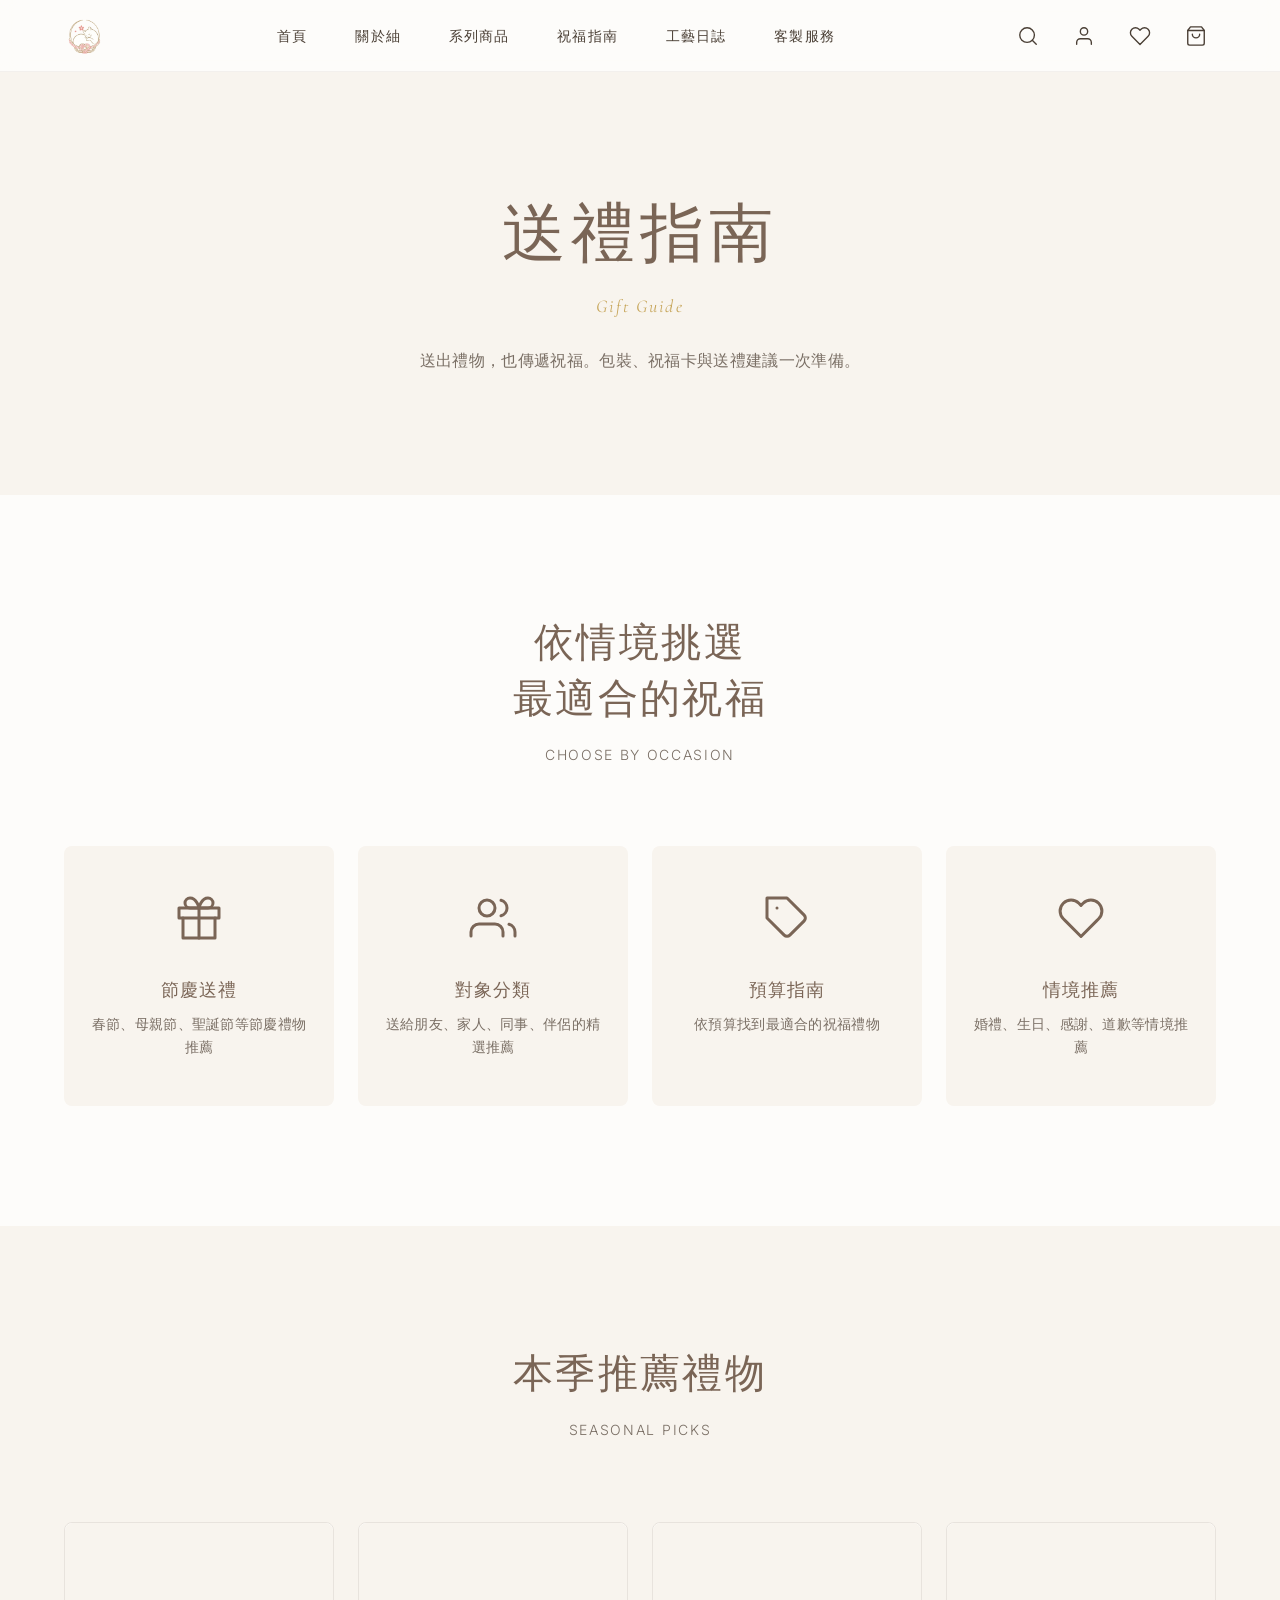
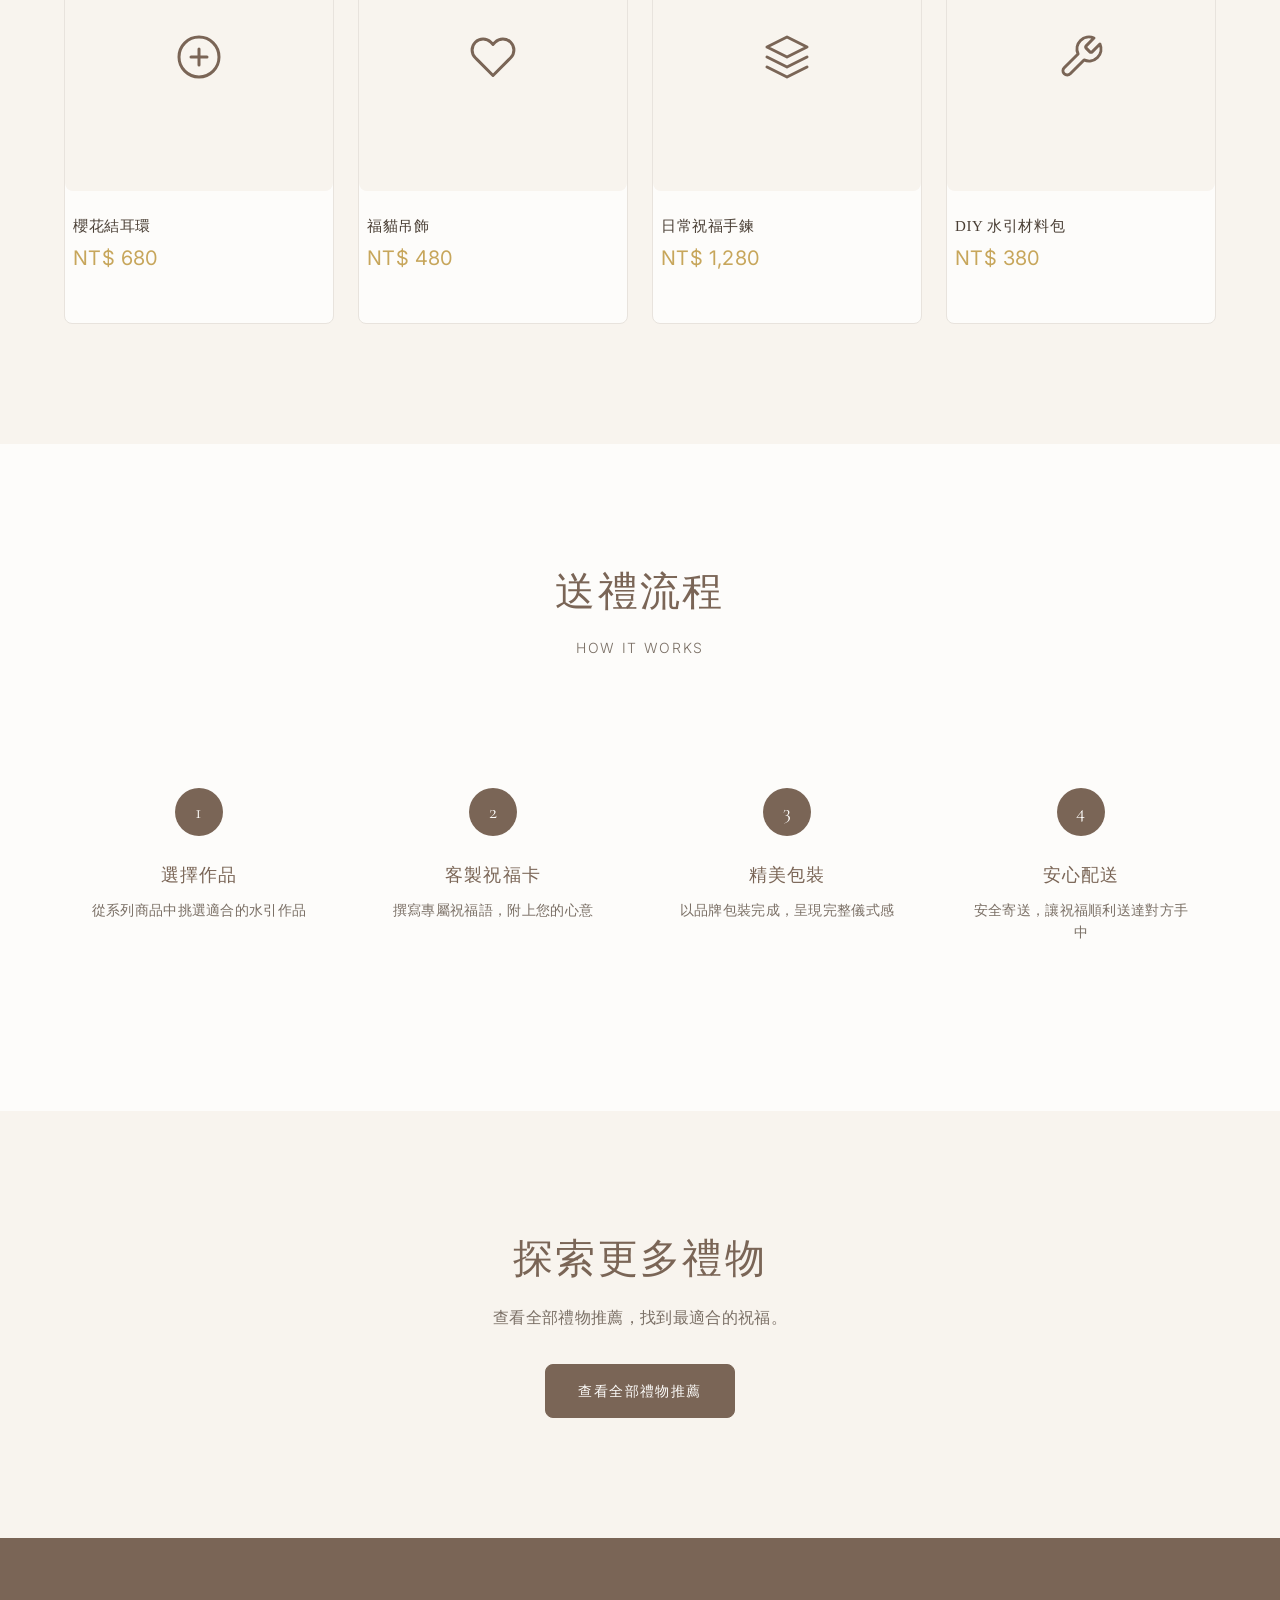
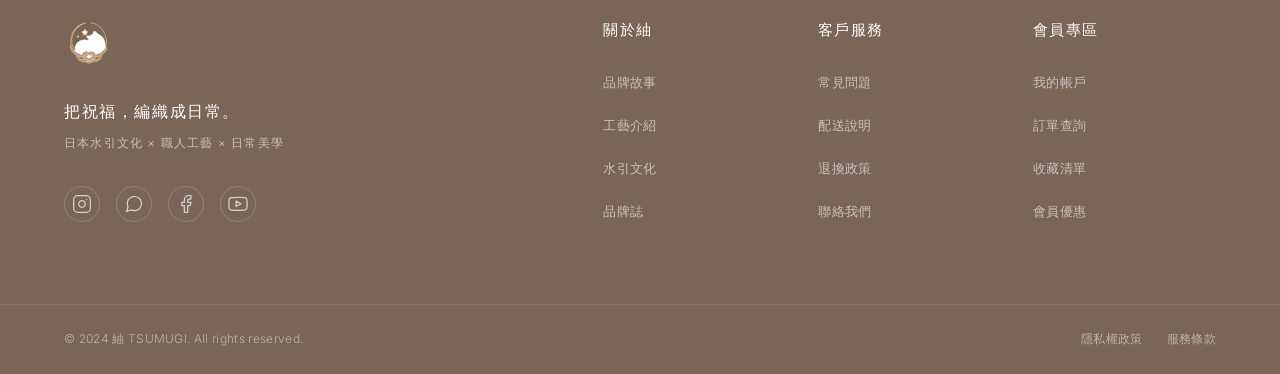
<file: web/gift.html>
﻿<!DOCTYPE html>
<html lang="zh-Hant">
<head>
  <meta charset="UTF-8">
  <meta name="viewport" content="width=device-width, initial-scale=1.0">
  <meta name="description" content="紬 TSUMUGI — 送禮指南。送出禮物，也傳遞祝福。包裝、祝福卡與送禮建議一次準備。">
  <meta property="og:title" content="送禮指南｜紬 TSUMUGI">
  <meta property="og:description" content="送出禮物，也傳遞祝福。包裝、祝福卡與送禮建議一次準備。">
  <meta property="og:image" content="asset/og-image.svg">
  <meta property="og:type" content="website">
  <title>送禮指南｜紬 TSUMUGI</title>
  <link rel="icon" type="image/svg+xml" href="asset/favicon.svg">
  <link rel="preconnect" href="https://fonts.googleapis.com">
  <link rel="preconnect" href="https://fonts.gstatic.com" crossorigin>
  <link href="https://fonts.googleapis.com/css2?family=Cormorant+Garamond:ital,wght@0,300;0,400;0,500;0,600;1,300;1,400&family=Inter:wght@300;400;500&display=swap" rel="stylesheet">
  <link rel="stylesheet" href="css/style.css">
</head>
<body>

  <div id="template-header"></div>

  <main>
    <!-- Page Hero -->
    <section class="about-hero">
      <div class="container">
        <div class="about-hero-content">
          <h1 class="about-hero-title">送禮指南</h1>
          <p class="about-hero-subtitle">Gift Guide</p>
          <p class="about-hero-desc">送出禮物，也傳遞祝福。包裝、祝福卡與送禮建議一次準備。</p>
        </div>
      </div>
    </section>

    <!-- Gift Categories -->
    <section class="gift-categories">
      <div class="container">
        <div class="section-header">
          <h2 class="section-title">依情境挑選<br>最適合的祝福</h2>
          <p class="section-subtitle">Choose by Occasion</p>
        </div>
        <div class="category-grid">
          <div class="category-card fade-in">
            <div class="category-icon">
              <svg width="48" height="48" viewBox="0 0 24 24" fill="none" stroke="currentColor" stroke-width="1.5" stroke-linecap="round" stroke-linejoin="round"><polyline points="20 12 20 22 4 22 4 12"/><rect x="2" y="7" width="20" height="5"/><line x1="12" y1="22" x2="12" y2="7"/><path d="M12 7H7.5a2.5 2.5 0 0 1 0-5C11 2 12 7 12 7z"/><path d="M12 7h4.5a2.5 2.5 0 0 0 0-5C13 2 12 7 12 7z"/></svg>
            </div>
            <h3 class="category-title">節慶送禮</h3>
            <p class="category-desc">春節、母親節、聖誕節等節慶禮物推薦</p>
          </div>
          <div class="category-card fade-in">
            <div class="category-icon">
              <svg width="48" height="48" viewBox="0 0 24 24" fill="none" stroke="currentColor" stroke-width="1.5" stroke-linecap="round" stroke-linejoin="round"><path d="M17 21v-2a4 4 0 0 0-4-4H5a4 4 0 0 0-4 4v2"/><circle cx="9" cy="7" r="4"/><path d="M23 21v-2a4 4 0 0 0-3-3.87"/><path d="M16 3.13a4 4 0 0 1 0 7.75"/></svg>
            </div>
            <h3 class="category-title">對象分類</h3>
            <p class="category-desc">送給朋友、家人、同事、伴侶的精選推薦</p>
          </div>
          <div class="category-card fade-in">
            <div class="category-icon">
              <svg width="48" height="48" viewBox="0 0 24 24" fill="none" stroke="currentColor" stroke-width="1.5" stroke-linecap="round" stroke-linejoin="round"><path d="M20.59 13.41l-7.17 7.17a2 2 0 0 1-2.83 0L2 12V2h10l8.59 8.59a2 2 0 0 1 0 2.82z"/><line x1="7" y1="7" x2="7.01" y2="7"/></svg>
            </div>
            <h3 class="category-title">預算指南</h3>
            <p class="category-desc">依預算找到最適合的祝福禮物</p>
          </div>
          <div class="category-card fade-in">
            <div class="category-icon">
              <svg width="48" height="48" viewBox="0 0 24 24" fill="none" stroke="currentColor" stroke-width="1.5" stroke-linecap="round" stroke-linejoin="round"><path d="M20.84 4.61a5.5 5.5 0 0 0-7.78 0L12 5.67l-1.06-1.06a5.5 5.5 0 0 0-7.78 7.78l1.06 1.06L12 21.23l7.78-7.78 1.06-1.06a5.5 5.5 0 0 0 0-7.78z"/></svg>
            </div>
            <h3 class="category-title">情境推薦</h3>
            <p class="category-desc">婚禮、生日、感謝、道歉等情境推薦</p>
          </div>
        </div>
      </div>
    </section>

    <!-- Featured Gifts -->
    <section class="gift-featured">
      <div class="container">
        <div class="section-header">
          <h2 class="section-title">本季推薦禮物</h2>
          <p class="section-subtitle">Seasonal Picks</p>
        </div>
        <div class="gift-grid-4">
          <a href="#" class="product-card fade-in">
            <div class="product-img">
              <div class="placeholder-img" style="background-color: var(--color-cream);">
                <svg width="48" height="48" viewBox="0 0 24 24" fill="none" stroke="var(--color-brown)" stroke-width="1.5" stroke-linecap="round" stroke-linejoin="round"><circle cx="12" cy="12" r="10"/><path d="M12 8v8"/><path d="M8 12h8"/></svg>
              </div>
            </div>
            <div class="product-info">
              <h3>櫻花結耳環</h3>
              <p class="product-price">NT$ 680</p>
            </div>
          </a>
          <a href="#" class="product-card fade-in">
            <div class="product-img">
              <div class="placeholder-img" style="background-color: var(--color-cream);">
                <svg width="48" height="48" viewBox="0 0 24 24" fill="none" stroke="var(--color-brown)" stroke-width="1.5" stroke-linecap="round" stroke-linejoin="round"><path d="M20.84 4.61a5.5 5.5 0 0 0-7.78 0L12 5.67l-1.06-1.06a5.5 5.5 0 0 0-7.78 7.78l1.06 1.06L12 21.23l7.78-7.78 1.06-1.06a5.5 5.5 0 0 0 0-7.78z"/></svg>
              </div>
            </div>
            <div class="product-info">
              <h3>福貓吊飾</h3>
              <p class="product-price">NT$ 480</p>
            </div>
          </a>
          <a href="#" class="product-card fade-in">
            <div class="product-img">
              <div class="placeholder-img" style="background-color: var(--color-cream);">
                <svg width="48" height="48" viewBox="0 0 24 24" fill="none" stroke="var(--color-brown)" stroke-width="1.5" stroke-linecap="round" stroke-linejoin="round"><path d="M12 2L2 7l10 5 10-5-10-5z"/><path d="M2 17l10 5 10-5"/><path d="M2 12l10 5 10-5"/></svg>
              </div>
            </div>
            <div class="product-info">
              <h3>日常祝福手鍊</h3>
              <p class="product-price">NT$ 1,280</p>
            </div>
          </a>
          <a href="#" class="product-card fade-in">
            <div class="product-img">
              <div class="placeholder-img" style="background-color: var(--color-cream);">
                <svg width="48" height="48" viewBox="0 0 24 24" fill="none" stroke="var(--color-brown)" stroke-width="1.5" stroke-linecap="round" stroke-linejoin="round"><path d="M14.7 6.3a1 1 0 0 0 0 1.4l1.6 1.6a1 1 0 0 0 1.4 0l3.77-3.77a6 6 0 0 1-7.94 7.94l-6.91 6.91a2.12 2.12 0 0 1-3-3l6.91-6.91a6 6 0 0 1 7.94-7.94l-3.76 3.76z"/></svg>
              </div>
            </div>
            <div class="product-info">
              <h3>DIY 水引材料包</h3>
              <p class="product-price">NT$ 380</p>
            </div>
          </a>
        </div>
      </div>
    </section>

    <!-- Gift Process -->
    <section class="gift-process">
      <div class="container">
        <div class="section-header">
          <h2 class="section-title">送禮流程</h2>
          <p class="section-subtitle">How It Works</p>
        </div>
        <div class="process-grid">
          <div class="process-step fade-in">
            <div class="step-number">1</div>
            <h3 class="step-title">選擇作品</h3>
            <p class="step-desc">從系列商品中挑選適合的水引作品</p>
          </div>
          <div class="process-step fade-in">
            <div class="step-number">2</div>
            <h3 class="step-title">客製祝福卡</h3>
            <p class="step-desc">撰寫專屬祝福語，附上您的心意</p>
          </div>
          <div class="process-step fade-in">
            <div class="step-number">3</div>
            <h3 class="step-title">精美包裝</h3>
            <p class="step-desc">以品牌包裝完成，呈現完整儀式感</p>
          </div>
          <div class="process-step fade-in">
            <div class="step-number">4</div>
            <h3 class="step-title">安心配送</h3>
            <p class="step-desc">安全寄送，讓祝福順利送達對方手中</p>
          </div>
        </div>
      </div>
    </section>

    <!-- CTA -->
    <section class="about-cta">
      <div class="container">
        <div class="about-cta-content">
          <h2 class="section-title">探索更多禮物</h2>
          <p class="section-desc">查看全部禮物推薦，找到最適合的祝福。</p>
          <a href="#" class="btn btn-primary">查看全部禮物推薦</a>
        </div>
      </div>
    </section>
  </main>

  <div id="template-footer"></div>

  <script src="js/icons.js"></script>
  <script src="js/templates.js"></script>
  <script src="js/main.js"></script>
  <script>
    TSUMUGI.Templates.init('gift.html');
  </script>
</body>
</html>
</file>
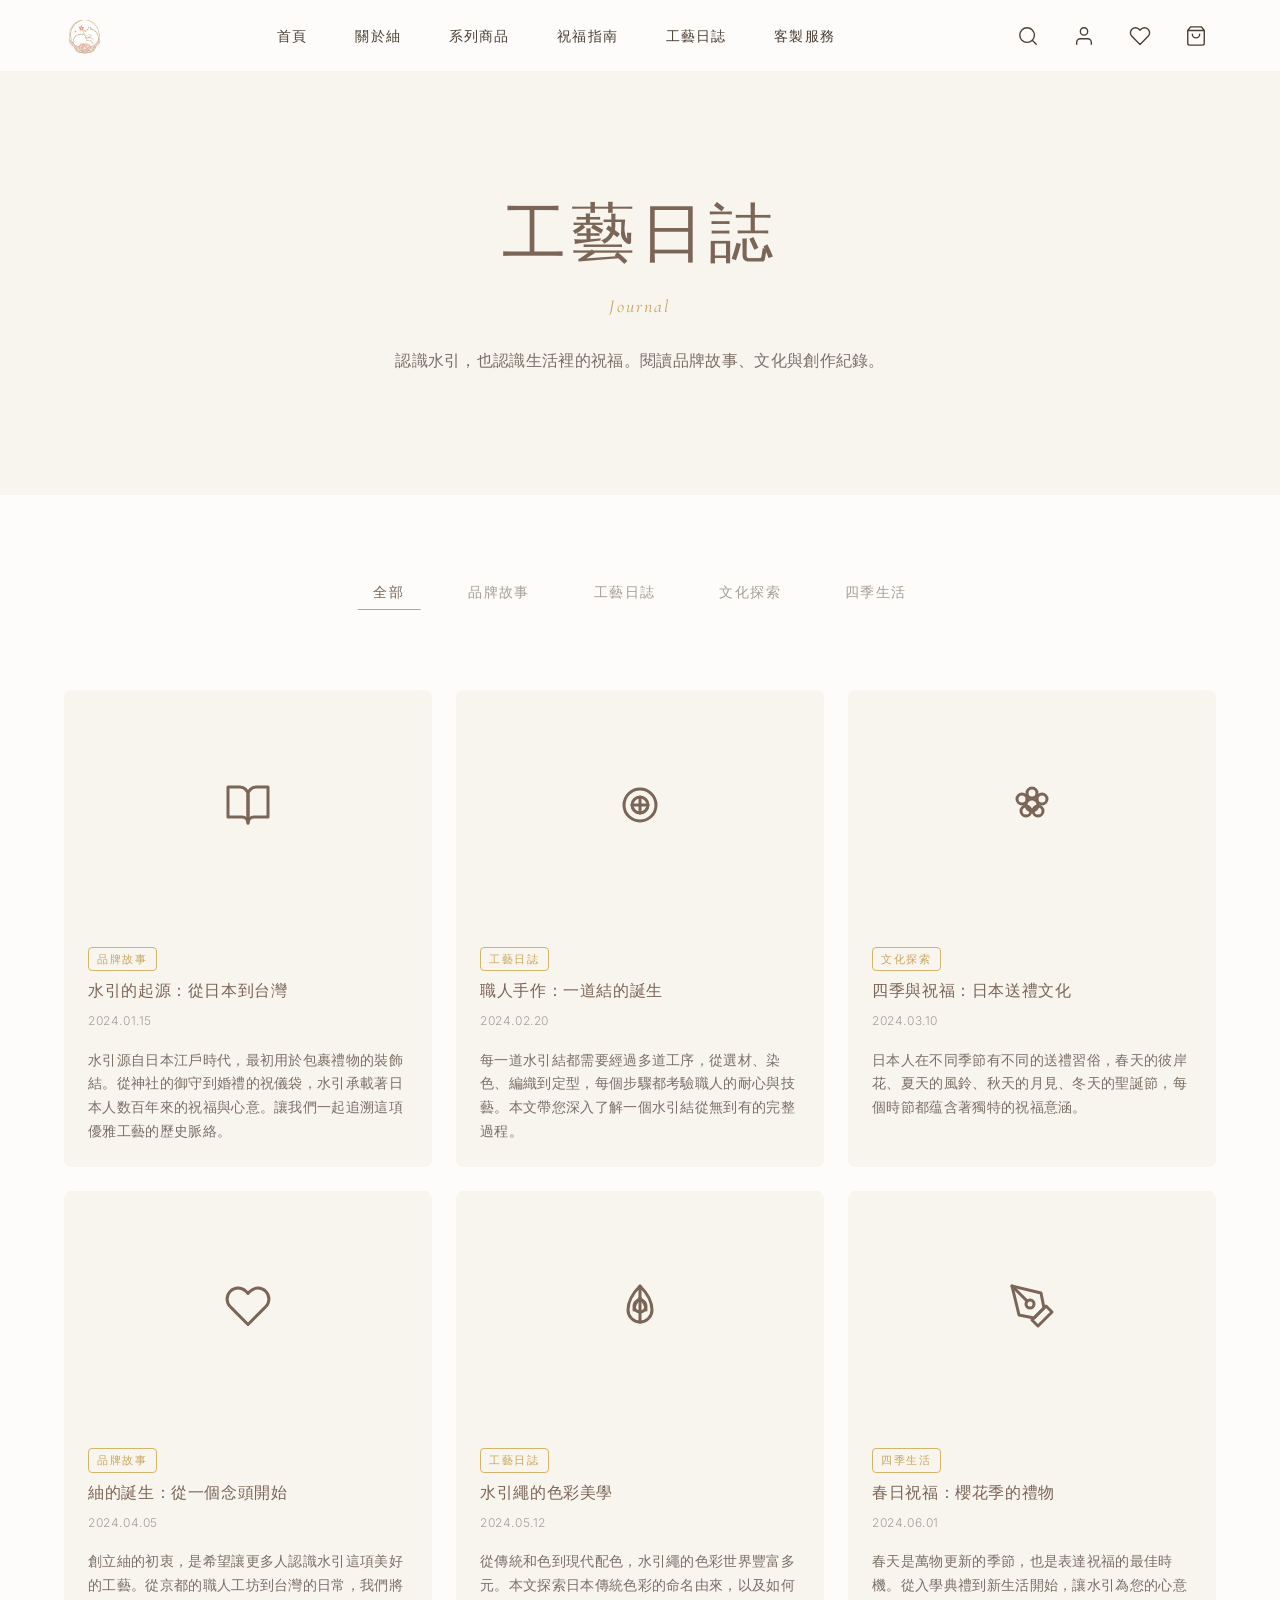
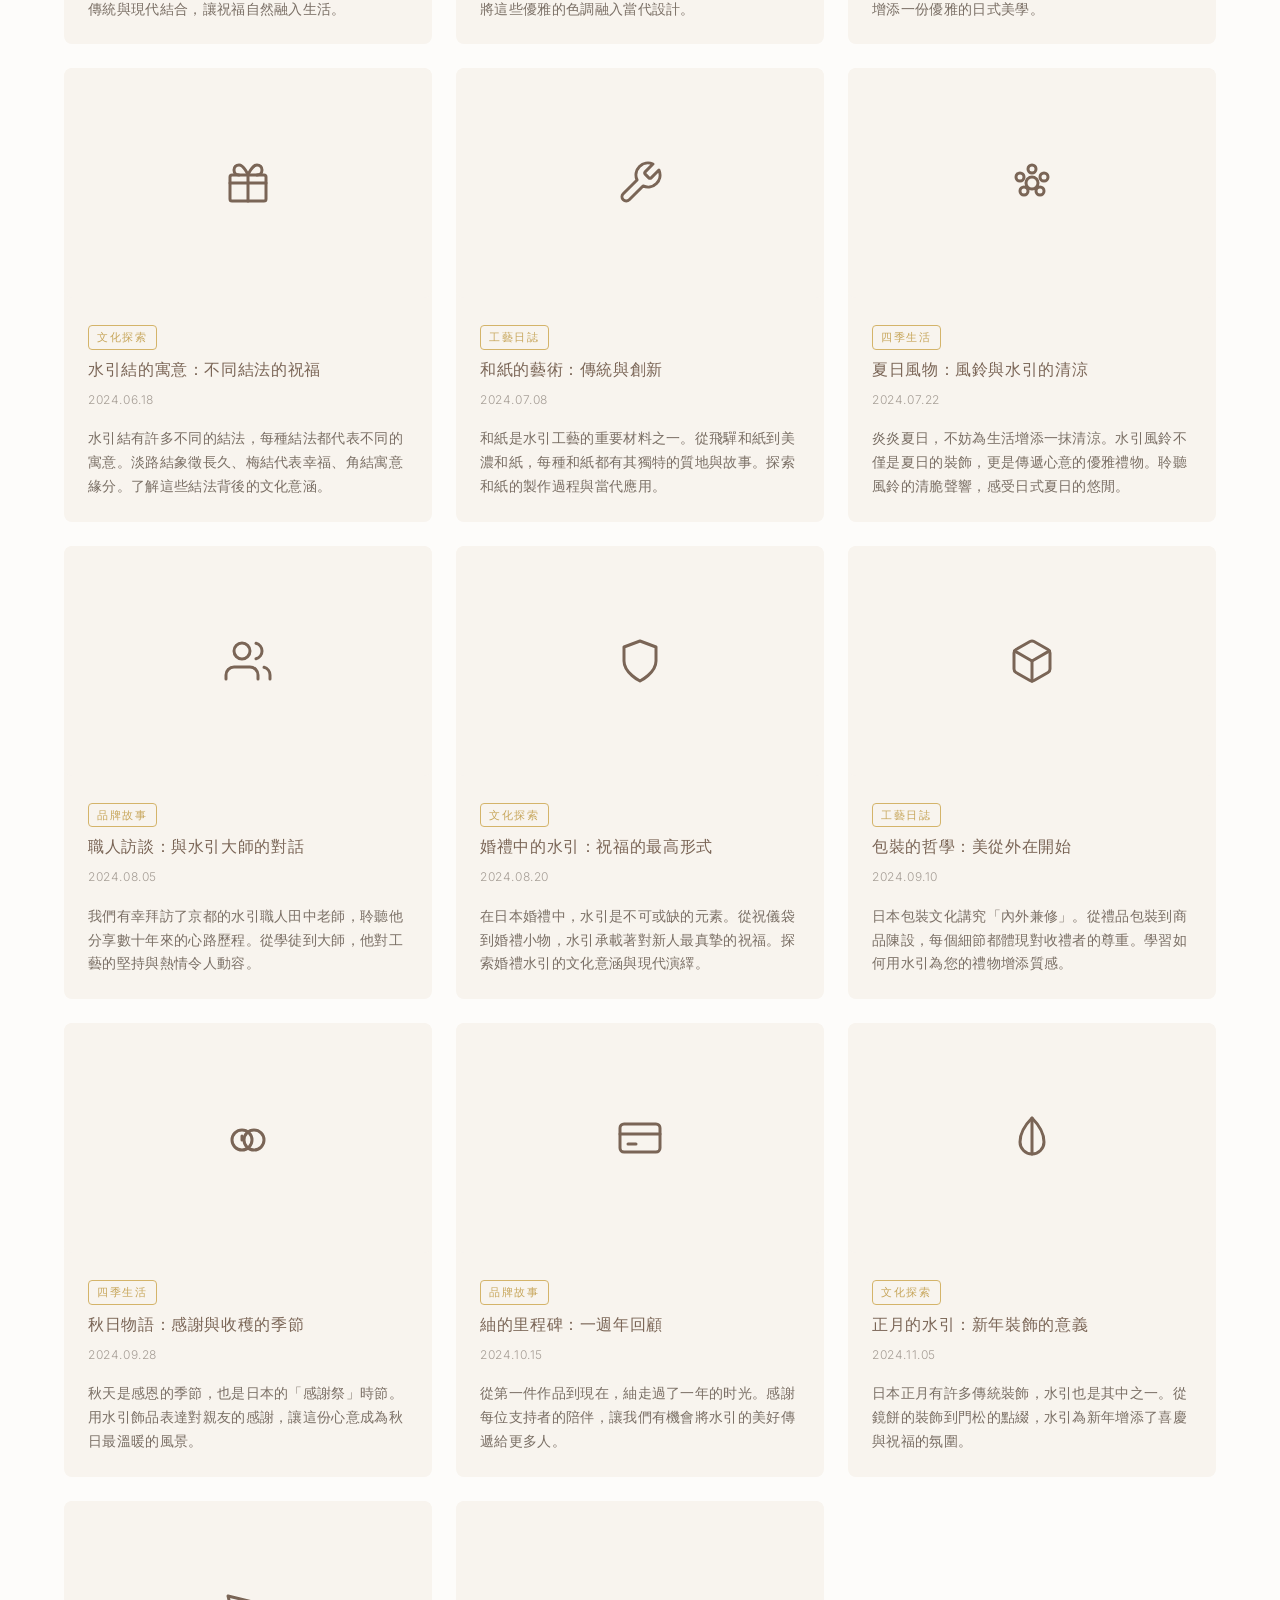
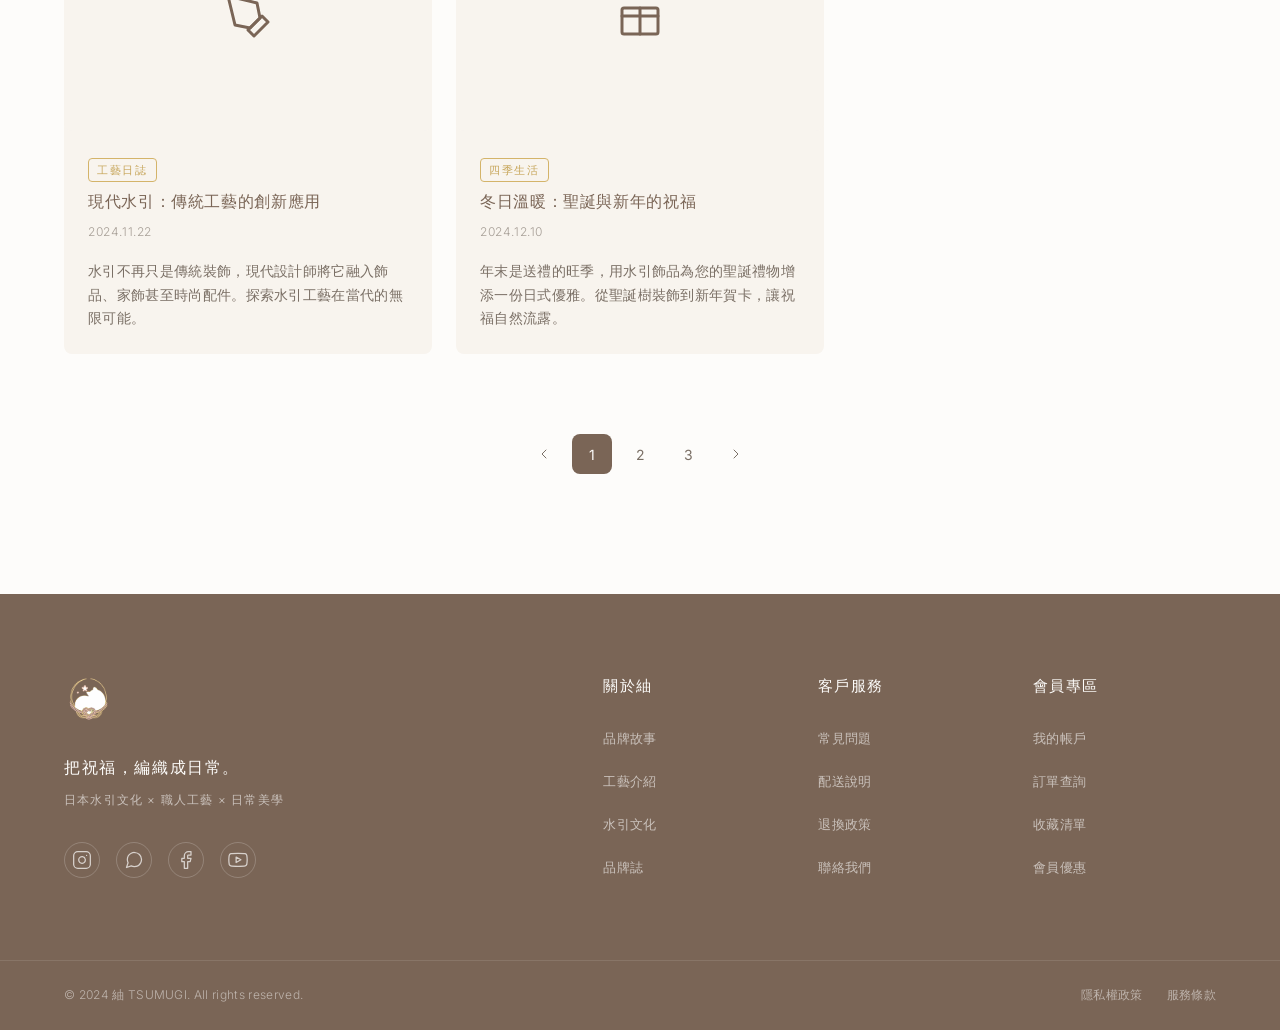
<file: web/journal.html>
﻿<!DOCTYPE html>
<html lang="zh-Hant">
<head>
  <meta charset="UTF-8">
  <meta name="viewport" content="width=device-width, initial-scale=1.0">
  <meta name="description" content="紬 TSUMUGI — 工藝日誌。認識水引，也認識生活裡的祝福。閱讀品牌故事、文化與創作紀錄。">
  <meta property="og:title" content="工藝日誌｜紬 TSUMUGI">
  <meta property="og:description" content="認識水引，也認識生活裡的祝福。閱讀品牌故事、文化與創作紀錄。">
  <meta property="og:image" content="asset/og-image.svg">
  <meta property="og:type" content="website">
  <title>工藝日誌｜紬 TSUMUGI</title>
  <link rel="icon" type="image/svg+xml" href="asset/favicon.svg">
  <link rel="preconnect" href="https://fonts.googleapis.com">
  <link rel="preconnect" href="https://fonts.gstatic.com" crossorigin>
  <link href="https://fonts.googleapis.com/css2?family=Cormorant+Garamond:ital,wght@0,300;0,400;0,500;0,600;1,300;1,400&family=Inter:wght@300;400;500&display=swap" rel="stylesheet">
  <link rel="stylesheet" href="css/style.css">
  <style>
    .journal-hero {
      padding: calc(var(--header-height) + var(--space-5xl)) 0 var(--space-5xl);
      background-color: var(--color-cream);
      text-align: center;
    }

    .journal-hero-content {
      max-width: 640px;
      margin: 0 auto;
    }

    .journal-hero-title {
      font-family: var(--font-serif-cn);
      font-size: clamp(2.5rem, 6vw, 4rem);
      font-weight: 400;
      line-height: 1.3;
      letter-spacing: 0.08em;
      color: var(--color-brown);
      margin-bottom: var(--space-md);
    }

    .journal-hero-subtitle {
      font-family: var(--font-serif-en);
      font-size: 1.125rem;
      font-weight: 400;
      font-style: italic;
      color: var(--color-gold);
      letter-spacing: 0.12em;
      margin-bottom: var(--space-lg);
    }

    .journal-hero-desc {
      font-size: 1rem;
      line-height: 1.8;
      color: var(--color-text-light);
    }

    .journal-section {
      padding: var(--space-4xl) 0 var(--space-5xl);
      background-color: var(--color-white);
    }

    .journal-filters {
      display: flex;
      justify-content: center;
      gap: var(--space-xl);
      margin-bottom: var(--space-4xl);
      flex-wrap: wrap;
    }

    .filter-btn {
      font-size: 0.875rem;
      font-weight: 400;
      letter-spacing: 0.1em;
      color: var(--color-text-muted);
      padding: var(--space-sm) var(--space-md);
      position: relative;
      transition: color var(--transition-fast);
      cursor: pointer;
    }

    .filter-btn::after {
      content: '';
      position: absolute;
      bottom: 0;
      left: 50%;
      transform: translateX(-50%);
      width: 0;
      height: 1px;
      background-color: var(--color-gold);
      transition: width var(--transition-base);
    }

    .filter-btn.active {
      color: var(--color-brown);
    }

    .filter-btn.active::after {
      width: 100%;
    }

    .journal-grid {
      display: grid;
      grid-template-columns: repeat(3, 1fr);
      gap: var(--space-lg);
    }

    .article-card {
      display: block;
      background-color: var(--color-cream);
      border-radius: var(--radius-md);
      overflow: hidden;
      transition: all var(--transition-base);
    }

    .article-card:hover {
      transform: translateY(-4px);
      box-shadow: var(--shadow-md);
    }

    .article-card:hover .placeholder-img {
      transform: scale(1.03);
    }

    .article-img {
      overflow: hidden;
    }

    .article-img .placeholder-img {
      aspect-ratio: 16/10;
      transition: transform var(--transition-slow);
    }

    .article-info {
      padding: var(--space-lg);
    }

    .article-tag {
      display: inline-block;
      font-size: 0.6875rem;
      font-weight: 400;
      letter-spacing: 0.15em;
      color: var(--color-gold);
      text-transform: uppercase;
      margin-bottom: var(--space-sm);
      padding: 2px 8px;
      border: 1px solid var(--color-gold-light);
      border-radius: var(--radius-sm);
    }

    .article-info h3 {
      font-family: var(--font-serif-cn);
      font-size: 1rem;
      font-weight: 400;
      letter-spacing: 0.04em;
      color: var(--color-brown);
      margin-bottom: var(--space-sm);
      line-height: 1.5;
    }

    .article-date {
      font-size: 0.75rem;
      color: var(--color-text-muted);
      letter-spacing: 0.05em;
      margin-bottom: var(--space-md);
    }

    .article-excerpt {
      font-size: 0.875rem;
      line-height: 1.7;
      color: var(--color-text-light);
    }

    .pagination {
      display: flex;
      justify-content: center;
      align-items: center;
      gap: var(--space-sm);
      margin-top: var(--space-4xl);
    }

    .page-btn {
      display: flex;
      align-items: center;
      justify-content: center;
      width: 40px;
      height: 40px;
      font-size: 0.875rem;
      font-weight: 400;
      color: var(--color-text-light);
      border-radius: var(--radius-md);
      transition: all var(--transition-fast);
    }

    .page-btn:hover {
      background-color: var(--color-cream);
      color: var(--color-brown);
    }

    .page-btn.active {
      background-color: var(--color-brown);
      color: var(--color-white);
    }

    .page-btn svg {
      width: 16px;
      height: 16px;
    }

    @media (max-width: 1024px) {
      .journal-grid {
        grid-template-columns: repeat(2, 1fr);
      }
    }

    @media (max-width: 768px) {
      .journal-hero {
        padding: calc(var(--header-height) + var(--space-3xl)) 0 var(--space-3xl);
      }

      .journal-section {
        padding: var(--space-3xl) 0 var(--space-4xl);
      }

      .journal-filters {
        gap: var(--space-md);
        margin-bottom: var(--space-3xl);
      }

      .journal-grid {
        grid-template-columns: 1fr;
        gap: var(--space-md);
      }

      .pagination {
        margin-top: var(--space-3xl);
      }
    }
  </style>
</head>
<body>

  <div id="template-header"></div>

  <main>
    <!-- Page Hero -->
    <section class="journal-hero">
      <div class="container">
        <div class="journal-hero-content">
          <h1 class="journal-hero-title">工藝日誌</h1>
          <p class="journal-hero-subtitle">Journal</p>
          <p class="journal-hero-desc">認識水引，也認識生活裡的祝福。閱讀品牌故事、文化與創作紀錄。</p>
        </div>
      </div>
    </section>

    <!-- Journal Content -->
    <section class="journal-section">
      <div class="container">
        <!-- Category Filter -->
        <div class="journal-filters">
          <button class="filter-btn active" data-category="all">全部</button>
          <button class="filter-btn" data-category="brand-story">品牌故事</button>
          <button class="filter-btn" data-category="craft-journal">工藝日誌</button>
          <button class="filter-btn" data-category="culture">文化探索</button>
          <button class="filter-btn" data-category="seasonal">四季生活</button>
        </div>

        <!-- Article Grid -->
        <div class="journal-grid">
          <article class="article-card fade-in" data-category="brand-story">
            <div class="article-img">
              <div class="placeholder-img" style="background-color: var(--color-cream);">
                <svg width="48" height="48" viewBox="0 0 24 24" fill="none" stroke="var(--color-brown)" stroke-width="1.5" stroke-linecap="round" stroke-linejoin="round"><path d="M2 3h6a4 4 0 0 1 4 4v14a3 3 0 0 0-3-3H2z"/><path d="M22 3h-6a4 4 0 0 0-4 4v14a3 3 0 0 1 3-3h7z"/></svg>
              </div>
            </div>
            <div class="article-info">
              <span class="article-tag">品牌故事</span>
              <h3>水引的起源：從日本到台灣</h3>
              <p class="article-date">2024.01.15</p>
              <p class="article-excerpt">水引源自日本江戶時代，最初用於包裹禮物的裝飾結。從神社的御守到婚禮的祝儀袋，水引承載著日本人数百年來的祝福與心意。讓我們一起追溯這項優雅工藝的歷史脈絡。</p>
            </div>
          </article>

          <article class="article-card fade-in" data-category="craft-journal">
            <div class="article-img">
              <div class="placeholder-img" style="background-color: var(--color-cream);">
                <svg width="48" height="48" viewBox="0 0 24 24" fill="none" stroke="var(--color-brown)" stroke-width="1.5" stroke-linecap="round" stroke-linejoin="round"><circle cx="12" cy="12" r="8"/><path d="M8 12c0-2.2 1.8-4 4-4s4 1.8 4 4-1.8 4-4 4-4-1.8-4-4"/><path d="M12 8v8"/><path d="M8 12h8"/></svg>
              </div>
            </div>
            <div class="article-info">
              <span class="article-tag">工藝日誌</span>
              <h3>職人手作：一道結的誕生</h3>
              <p class="article-date">2024.02.20</p>
              <p class="article-excerpt">每一道水引結都需要經過多道工序，從選材、染色、編織到定型，每個步驟都考驗職人的耐心與技藝。本文帶您深入了解一個水引結從無到有的完整過程。</p>
            </div>
          </article>

          <article class="article-card fade-in" data-category="culture">
            <div class="article-img">
              <div class="placeholder-img" style="background-color: var(--color-cream);">
                <svg width="48" height="48" viewBox="0 0 24 24" fill="none" stroke="var(--color-brown)" stroke-width="1.5" stroke-linecap="round" stroke-linejoin="round"><circle cx="12" cy="12" r="3"/><circle cx="12" cy="6" r="2.5"/><circle cx="17" cy="9" r="2.5"/><circle cx="15" cy="15" r="2.5"/><circle cx="9" cy="15" r="2.5"/><circle cx="7" cy="9" r="2.5"/></svg>
              </div>
            </div>
            <div class="article-info">
              <span class="article-tag">文化探索</span>
              <h3>四季與祝福：日本送禮文化</h3>
              <p class="article-date">2024.03.10</p>
              <p class="article-excerpt">日本人在不同季節有不同的送禮習俗，春天的彼岸花、夏天的風鈴、秋天的月見、冬天的聖誕節，每個時節都蕴含著獨特的祝福意涵。</p>
            </div>
          </article>

          <article class="article-card fade-in" data-category="brand-story">
            <div class="article-img">
              <div class="placeholder-img" style="background-color: var(--color-cream);">
                <svg width="48" height="48" viewBox="0 0 24 24" fill="none" stroke="var(--color-brown)" stroke-width="1.5" stroke-linecap="round" stroke-linejoin="round"><path d="M20.84 4.61a5.5 5.5 0 0 0-7.78 0L12 5.67l-1.06-1.06a5.5 5.5 0 0 0-7.78 7.78l1.06 1.06L12 21.23l7.78-7.78 1.06-1.06a5.5 5.5 0 0 0 0-7.78z"/></svg>
              </div>
            </div>
            <div class="article-info">
              <span class="article-tag">品牌故事</span>
              <h3>紬的誕生：從一個念頭開始</h3>
              <p class="article-date">2024.04.05</p>
              <p class="article-excerpt">創立紬的初衷，是希望讓更多人認識水引這項美好的工藝。從京都的職人工坊到台灣的日常，我們將傳統與現代結合，讓祝福自然融入生活。</p>
            </div>
          </article>

          <article class="article-card fade-in" data-category="craft-journal">
            <div class="article-img">
              <div class="placeholder-img" style="background-color: var(--color-cream);">
                <svg width="48" height="48" viewBox="0 0 24 24" fill="none" stroke="var(--color-brown)" stroke-width="1.5" stroke-linecap="round" stroke-linejoin="round"><circle cx="12" cy="12" r="3"/><path d="M12 2c-4 4-6 8-6 12 0 3.3 2.7 6 6 6s6-2.7 6-6c0-4-2-8-6-12z"/><path d="M12 2v18"/><path d="M12 8c-2 2-3 4-3 6"/><path d="M12 8c2 2 3 4 3 6"/></svg>
              </div>
            </div>
            <div class="article-info">
              <span class="article-tag">工藝日誌</span>
              <h3>水引繩的色彩美學</h3>
              <p class="article-date">2024.05.12</p>
              <p class="article-excerpt">從傳統和色到現代配色，水引繩的色彩世界豐富多元。本文探索日本傳統色彩的命名由來，以及如何將這些優雅的色調融入當代設計。</p>
            </div>
          </article>

          <article class="article-card fade-in" data-category="seasonal">
            <div class="article-img">
              <div class="placeholder-img" style="background-color: var(--color-cream);">
                <svg width="48" height="48" viewBox="0 0 24 24" fill="none" stroke="var(--color-brown)" stroke-width="1.5" stroke-linecap="round" stroke-linejoin="round"><path d="M12 19l7-7 3 3-7 7-3-3z"/><path d="M18 13l-1.5-7.5L2 2l3.5 14.5L13 18l5-5z"/><path d="M2 2l7.586 7.586"/><circle cx="11" cy="11" r="2"/></svg>
              </div>
            </div>
            <div class="article-info">
              <span class="article-tag">四季生活</span>
              <h3>春日祝福：櫻花季的禮物</h3>
              <p class="article-date">2024.06.01</p>
              <p class="article-excerpt">春天是萬物更新的季節，也是表達祝福的最佳時機。從入學典禮到新生活開始，讓水引為您的心意增添一份優雅的日式美學。</p>
            </div>
          </article>

          <article class="article-card fade-in" data-category="culture">
            <div class="article-img">
              <div class="placeholder-img" style="background-color: var(--color-cream);">
                <svg width="48" height="48" viewBox="0 0 24 24" fill="none" stroke="var(--color-brown)" stroke-width="1.5" stroke-linecap="round" stroke-linejoin="round"><rect x="3" y="8" width="18" height="13" rx="1"/><path d="M12 8v13"/><path d="M3 12h18"/><path d="M7.5 8C6 8 5 7 5 5.5S6 3 7.5 3c2.5 0 4.5 5 4.5 5"/><path d="M16.5 8C18 8 19 7 19 5.5S18 3 16.5 3c-2.5 0-4.5 5-4.5 5"/></svg>
              </div>
            </div>
            <div class="article-info">
              <span class="article-tag">文化探索</span>
              <h3>水引結的寓意：不同結法的祝福</h3>
              <p class="article-date">2024.06.18</p>
              <p class="article-excerpt">水引結有許多不同的結法，每種結法都代表不同的寓意。淡路結象徵長久、梅結代表幸福、角結寓意緣分。了解這些結法背後的文化意涵。</p>
            </div>
          </article>

          <article class="article-card fade-in" data-category="craft-journal">
            <div class="article-img">
              <div class="placeholder-img" style="background-color: var(--color-cream);">
                <svg width="48" height="48" viewBox="0 0 24 24" fill="none" stroke="var(--color-brown)" stroke-width="1.5" stroke-linecap="round" stroke-linejoin="round"><path d="M14.7 6.3a1 1 0 0 0 0 1.4l1.6 1.6a1 1 0 0 0 1.4 0l3.77-3.77a6 6 0 0 1-7.94 7.94l-6.91 6.91a2.12 2.12 0 0 1-3-3l6.91-6.91a6 6 0 0 1 7.94-7.94l-3.76 3.76z"/></svg>
              </div>
            </div>
            <div class="article-info">
              <span class="article-tag">工藝日誌</span>
              <h3>和紙的藝術：傳統與創新</h3>
              <p class="article-date">2024.07.08</p>
              <p class="article-excerpt">和紙是水引工藝的重要材料之一。從飛驒和紙到美濃和紙，每種和紙都有其獨特的質地與故事。探索和紙的製作過程與當代應用。</p>
            </div>
          </article>

          <article class="article-card fade-in" data-category="seasonal">
            <div class="article-img">
              <div class="placeholder-img" style="background-color: var(--color-cream);">
                <svg width="48" height="48" viewBox="0 0 24 24" fill="none" stroke="var(--color-brown)" stroke-width="1.5" stroke-linecap="round" stroke-linejoin="round"><circle cx="12" cy="12" r="3"/><circle cx="12" cy="5" r="2"/><circle cx="18" cy="9" r="2"/><circle cx="16" cy="16" r="2"/><circle cx="8" cy="16" r="2"/><circle cx="6" cy="9" r="2"/></svg>
              </div>
            </div>
            <div class="article-info">
              <span class="article-tag">四季生活</span>
              <h3>夏日風物：風鈴與水引的清涼</h3>
              <p class="article-date">2024.07.22</p>
              <p class="article-excerpt">炎炎夏日，不妨為生活增添一抹清涼。水引風鈴不僅是夏日的裝飾，更是傳遞心意的優雅禮物。聆聽風鈴的清脆聲響，感受日式夏日的悠閒。</p>
            </div>
          </article>

          <article class="article-card fade-in" data-category="brand-story">
            <div class="article-img">
              <div class="placeholder-img" style="background-color: var(--color-cream);">
                <svg width="48" height="48" viewBox="0 0 24 24" fill="none" stroke="var(--color-brown)" stroke-width="1.5" stroke-linecap="round" stroke-linejoin="round"><path d="M17 21v-2a4 4 0 0 0-4-4H5a4 4 0 0 0-4 4v2"/><circle cx="9" cy="7" r="4"/><path d="M23 21v-2a4 4 0 0 0-3-3.87"/><path d="M16 3.13a4 4 0 0 1 0 7.75"/></svg>
              </div>
            </div>
            <div class="article-info">
              <span class="article-tag">品牌故事</span>
              <h3>職人訪談：與水引大師的對話</h3>
              <p class="article-date">2024.08.05</p>
              <p class="article-excerpt">我們有幸拜訪了京都的水引職人田中老師，聆聽他分享數十年來的心路歷程。從學徒到大師，他對工藝的堅持與熱情令人動容。</p>
            </div>
          </article>

          <article class="article-card fade-in" data-category="culture">
            <div class="article-img">
              <div class="placeholder-img" style="background-color: var(--color-cream);">
                <svg width="48" height="48" viewBox="0 0 24 24" fill="none" stroke="var(--color-brown)" stroke-width="1.5" stroke-linecap="round" stroke-linejoin="round"><path d="M12 22s8-4 8-10V5l-8-3-8 3v7c0 6 8 10 8 10z"/></svg>
              </div>
            </div>
            <div class="article-info">
              <span class="article-tag">文化探索</span>
              <h3>婚禮中的水引：祝福的最高形式</h3>
              <p class="article-date">2024.08.20</p>
              <p class="article-excerpt">在日本婚禮中，水引是不可或缺的元素。從祝儀袋到婚禮小物，水引承載著對新人最真摯的祝福。探索婚禮水引的文化意涵與現代演繹。</p>
            </div>
          </article>

          <article class="article-card fade-in" data-category="craft-journal">
            <div class="article-img">
              <div class="placeholder-img" style="background-color: var(--color-cream);">
                <svg width="48" height="48" viewBox="0 0 24 24" fill="none" stroke="var(--color-brown)" stroke-width="1.5" stroke-linecap="round" stroke-linejoin="round"><path d="M21 16V8a2 2 0 0 0-1-1.73l-7-4a2 2 0 0 0-2 0l-7 4A2 2 0 0 0 3 8v8a2 2 0 0 0 1 1.73l7 4a2 2 0 0 0 2 0l7-4A2 2 0 0 0 21 16z"/><polyline points="3.27 6.96 12 12.01 20.73 6.96"/><line x1="12" y1="22.08" x2="12" y2="12"/></svg>
              </div>
            </div>
            <div class="article-info">
              <span class="article-tag">工藝日誌</span>
              <h3>包裝的哲學：美從外在開始</h3>
              <p class="article-date">2024.09.10</p>
              <p class="article-excerpt">日本包裝文化講究「內外兼修」。從禮品包裝到商品陳設，每個細節都體現對收禮者的尊重。學習如何用水引為您的禮物增添質感。</p>
            </div>
          </article>

          <article class="article-card fade-in" data-category="seasonal">
            <div class="article-img">
              <div class="placeholder-img" style="background-color: var(--color-cream);">
                <svg width="48" height="48" viewBox="0 0 24 24" fill="none" stroke="var(--color-brown)" stroke-width="1.5" stroke-linecap="round" stroke-linejoin="round"><circle cx="9" cy="13" r="5"/><circle cx="15" cy="13" r="5"/><path d="M9 13v-2"/></svg>
              </div>
            </div>
            <div class="article-info">
              <span class="article-tag">四季生活</span>
              <h3>秋日物語：感謝與收穫的季節</h3>
              <p class="article-date">2024.09.28</p>
              <p class="article-excerpt">秋天是感恩的季節，也是日本的「感謝祭」時節。用水引飾品表達對親友的感謝，讓這份心意成為秋日最溫暖的風景。</p>
            </div>
          </article>

          <article class="article-card fade-in" data-category="brand-story">
            <div class="article-img">
              <div class="placeholder-img" style="background-color: var(--color-cream);">
                <svg width="48" height="48" viewBox="0 0 24 24" fill="none" stroke="var(--color-brown)" stroke-width="1.5" stroke-linecap="round" stroke-linejoin="round"><rect x="2" y="5" width="20" height="14" rx="2"/><path d="M2 10h20"/><path d="M6 15h4"/></svg>
              </div>
            </div>
            <div class="article-info">
              <span class="article-tag">品牌故事</span>
              <h3>紬的里程碑：一週年回顧</h3>
              <p class="article-date">2024.10.15</p>
              <p class="article-excerpt">從第一件作品到現在，紬走過了一年的时光。感謝每位支持者的陪伴，讓我們有機會將水引的美好傳遞給更多人。</p>
            </div>
          </article>

          <article class="article-card fade-in" data-category="culture">
            <div class="article-img">
              <div class="placeholder-img" style="background-color: var(--color-cream);">
                <svg width="48" height="48" viewBox="0 0 24 24" fill="none" stroke="var(--color-brown)" stroke-width="1.5" stroke-linecap="round" stroke-linejoin="round"><path d="M12 2c-4 4-6 8-6 12 0 3.3 2.7 6 6 6s6-2.7 6-6c0-4-2-8-6-12z"/><path d="M12 2v18"/></svg>
              </div>
            </div>
            <div class="article-info">
              <span class="article-tag">文化探索</span>
              <h3>正月的水引：新年裝飾的意義</h3>
              <p class="article-date">2024.11.05</p>
              <p class="article-excerpt">日本正月有許多傳統裝飾，水引也是其中之一。從鏡餅的裝飾到門松的點綴，水引為新年增添了喜慶與祝福的氛圍。</p>
            </div>
          </article>

          <article class="article-card fade-in" data-category="craft-journal">
            <div class="article-img">
              <div class="placeholder-img" style="background-color: var(--color-cream);">
                <svg width="48" height="48" viewBox="0 0 24 24" fill="none" stroke="var(--color-brown)" stroke-width="1.5" stroke-linecap="round" stroke-linejoin="round"><path d="M12 19l7-7 3 3-7 7-3-3z"/><path d="M18 13l-1.5-7.5L2 2l3.5 14.5L13 18l5-5z"/></svg>
              </div>
            </div>
            <div class="article-info">
              <span class="article-tag">工藝日誌</span>
              <h3>現代水引：傳統工藝的創新應用</h3>
              <p class="article-date">2024.11.22</p>
              <p class="article-excerpt">水引不再只是傳統裝飾，現代設計師將它融入飾品、家飾甚至時尚配件。探索水引工藝在當代的無限可能。</p>
            </div>
          </article>

          <article class="article-card fade-in" data-category="seasonal">
            <div class="article-img">
              <div class="placeholder-img" style="background-color: var(--color-cream);">
                <svg width="48" height="48" viewBox="0 0 24 24" fill="none" stroke="var(--color-brown)" stroke-width="1.5" stroke-linecap="round" stroke-linejoin="round"><rect x="3" y="8" width="18" height="13" rx="1"/><path d="M12 8v13"/><path d="M3 12h18"/></svg>
              </div>
            </div>
            <div class="article-info">
              <span class="article-tag">四季生活</span>
              <h3>冬日溫暖：聖誕與新年的祝福</h3>
              <p class="article-date">2024.12.10</p>
              <p class="article-excerpt">年末是送禮的旺季，用水引飾品為您的聖誕禮物增添一份日式優雅。從聖誕樹裝飾到新年賀卡，讓祝福自然流露。</p>
            </div>
          </article>
        </div>

        <!-- Pagination -->
        <nav class="pagination" aria-label="頁碼導覽">
          <button class="page-btn" aria-label="上一頁">
            <svg viewBox="0 0 24 24" fill="none" stroke="currentColor" stroke-width="1.5" stroke-linecap="round" stroke-linejoin="round"><polyline points="15 18 9 12 15 6"/></svg>
          </button>
          <button class="page-btn active">1</button>
          <button class="page-btn">2</button>
          <button class="page-btn">3</button>
          <button class="page-btn" aria-label="下一頁">
            <svg viewBox="0 0 24 24" fill="none" stroke="currentColor" stroke-width="1.5" stroke-linecap="round" stroke-linejoin="round"><polyline points="9 18 15 12 9 6"/></svg>
          </button>
        </nav>
      </div>
    </section>
  </main>

  <div id="template-footer"></div>

  <script src="js/icons.js"></script>
  <script src="js/templates.js"></script>
  <script src="js/main.js"></script>
  <script>
    TSUMUGI.Templates.init('journal.html');
  </script>
</body>
</html>
</file>
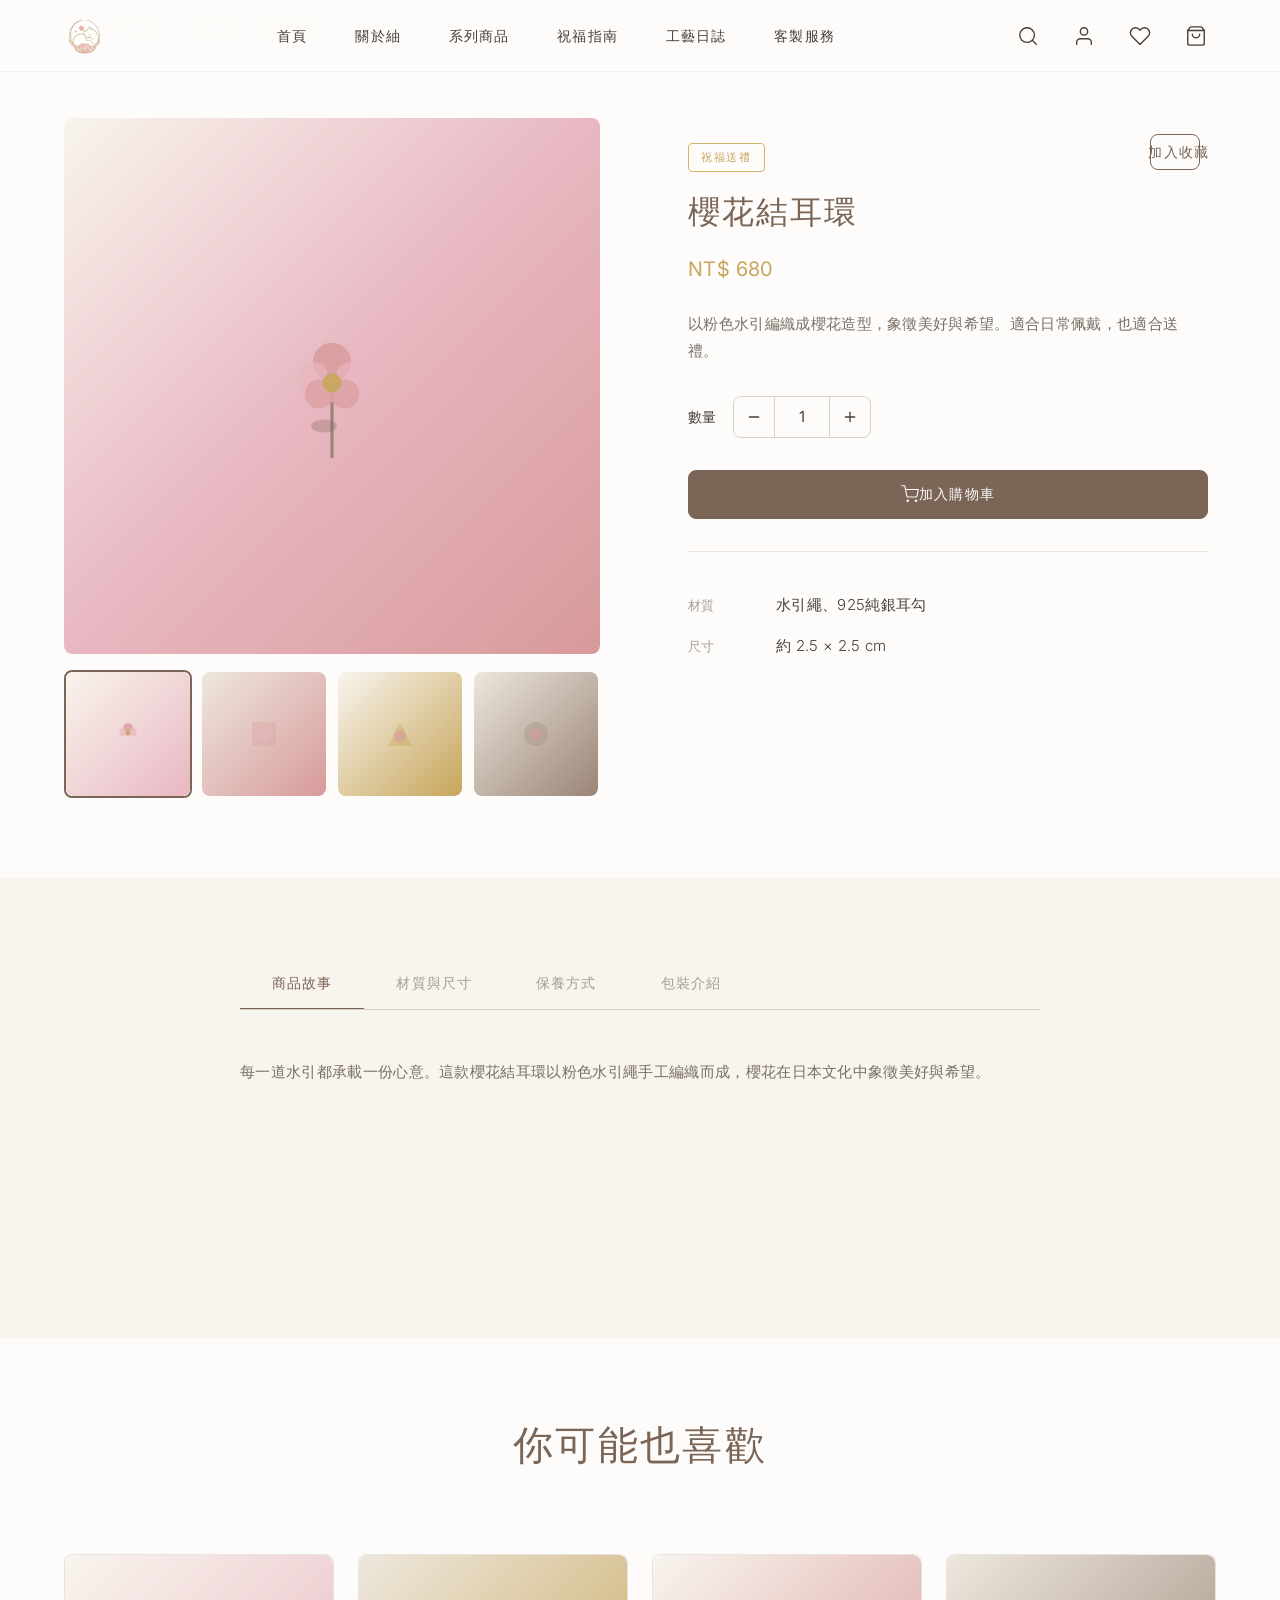
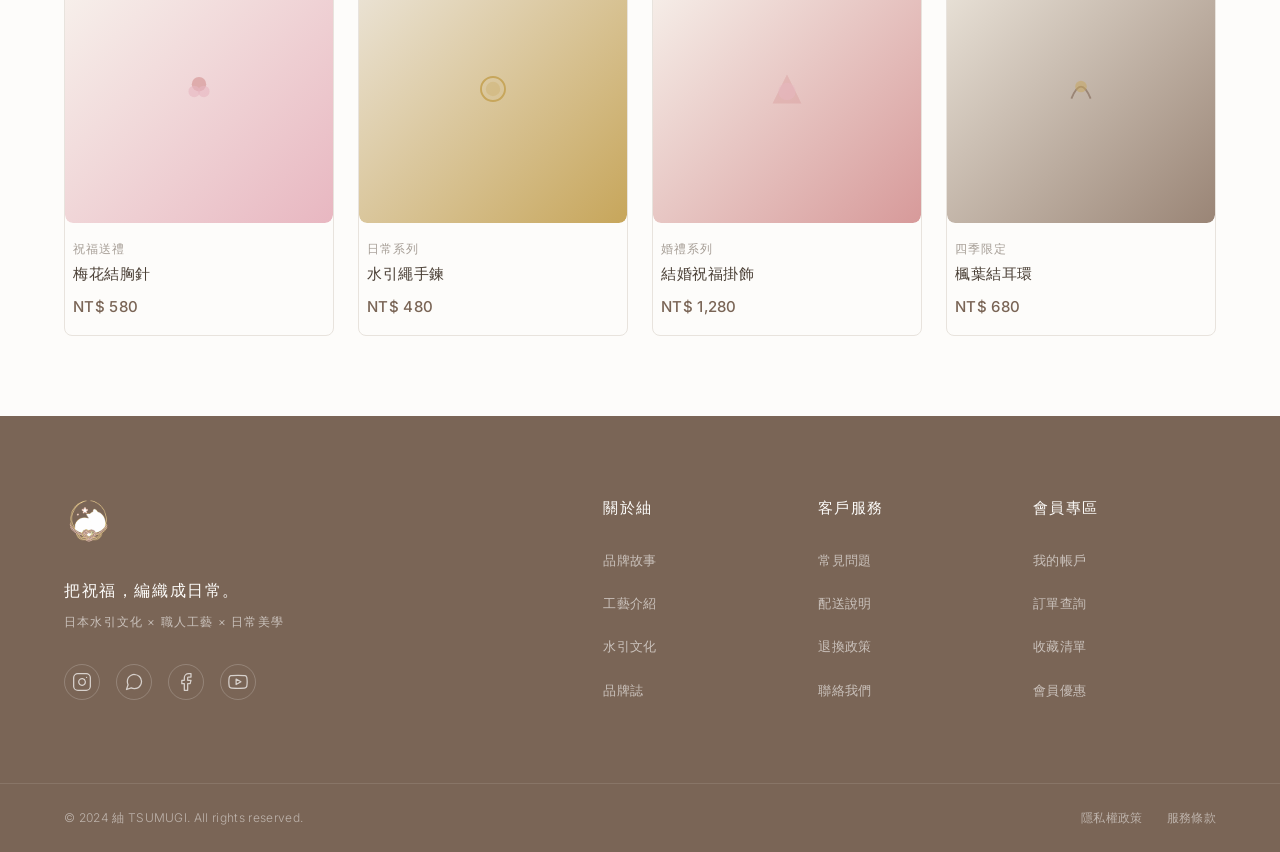
<file: web/product.html>
﻿<!DOCTYPE html>
<html lang="zh-Hant">
<head>
  <meta charset="UTF-8">
  <meta name="viewport" content="width=device-width, initial-scale=1.0">
  <meta name="description" content="櫻花結耳環 — 以粉色水引編織成櫻花造型，象徵美好與希望。紬 TSUMUGI 祝福送禮系列。">
  <meta property="og:title" content="櫻花結耳環｜紬 TSUMUGI">
  <meta property="og:description" content="以粉色水引編織成櫻花造型，象徵美好與希望。">
  <meta property="og:image" content="asset/og-image.svg">
  <meta property="og:type" content="product">
  <title>櫻花結耳環｜紬 TSUMUGI</title>
  <link rel="icon" type="image/svg+xml" href="asset/favicon.svg">
  <link rel="preconnect" href="https://fonts.googleapis.com">
  <link rel="preconnect" href="https://fonts.gstatic.com" crossorigin>
  <link href="https://fonts.googleapis.com/css2?family=Cormorant+Garamond:ital,wght@0,300;0,400;0,500;0,600;1,300;1,400&family=Inter:wght@300;400;500&family=Noto+Serif+TC:wght@300;0,400;0,500;0,600&display=swap" rel="stylesheet">
  <link rel="stylesheet" href="css/style.css">
</head>
<body>

  <div id="template-header"></div>

  <main>
    <nav class="breadcrumb" aria-label="麵包屑導覽">
      <div class="container">
        <ol class="breadcrumb-list">
          <li><a href="index.html">首頁</a></li>
          <li><a href="collections.html">系列商品</a></li>
          <li><a href="collections.html#gift">祝福送禮</a></li>
          <li aria-current="page">櫻花結耳環</li>
        </ol>
      </div>
    </nav>

    <section class="product-detail">
      <div class="container">
        <div class="product-grid">
          <div class="product-gallery fade-in">
            <div class="product-main-image">
              <div class="placeholder-img" style="background: linear-gradient(135deg, #F8F4EE 0%, #E8B7C1 50%, #D79A9A 100%); aspect-ratio: 1/1; position: relative; overflow: hidden;">
                <svg width="160" height="160" viewBox="0 0 100 100" fill="none" style="position: absolute; top: 50%; left: 50%; transform: translate(-50%, -50%);">
                  <circle cx="50" cy="35" r="12" fill="#D79A9A" opacity="0.8"/>
                  <circle cx="38" cy="45" r="10" fill="#E8B7C1" opacity="0.7"/>
                  <circle cx="62" cy="45" r="10" fill="#E8B7C1" opacity="0.7"/>
                  <circle cx="42" cy="55" r="9" fill="#D79A9A" opacity="0.6"/>
                  <circle cx="58" cy="55" r="9" fill="#D79A9A" opacity="0.6"/>
                  <circle cx="50" cy="48" r="6" fill="#C7A65B" opacity="0.9"/>
                  <path d="M50 60 Q50 80 50 95" stroke="#9A8576" stroke-width="2" fill="none"/>
                  <ellipse cx="45" cy="75" rx="8" ry="4" fill="#7A6556" opacity="0.3"/>
                </svg>
              </div>
            </div>
            <div class="product-thumbnails">
              <button class="thumbnail-btn active" aria-label="查看商品圖片 1">
                <div class="placeholder-img" style="background: linear-gradient(135deg, #F8F4EE 0%, #E8B7C1 100%); aspect-ratio: 1/1;">
                  <svg width="40" height="40" viewBox="0 0 100 100" fill="none">
                    <circle cx="50" cy="35" r="12" fill="#D79A9A" opacity="0.8"/>
                    <circle cx="38" cy="45" r="10" fill="#E8B7C1" opacity="0.7"/>
                    <circle cx="62" cy="45" r="10" fill="#E8B7C1" opacity="0.7"/>
                    <circle cx="50" cy="48" r="6" fill="#C7A65B" opacity="0.9"/>
                  </svg>
                </div>
              </button>
              <button class="thumbnail-btn" aria-label="查看商品圖片 2">
                <div class="placeholder-img" style="background: linear-gradient(135deg, #EDE7DD 0%, #D79A9A 100%); aspect-ratio: 1/1;">
                  <svg width="40" height="40" viewBox="0 0 100 100" fill="none">
                    <rect x="20" y="20" width="60" height="60" rx="5" fill="#D79A9A" opacity="0.3"/>
                    <circle cx="50" cy="50" r="20" fill="#E8B7C1" opacity="0.5"/>
                  </svg>
                </div>
              </button>
              <button class="thumbnail-btn" aria-label="查看商品圖片 3">
                <div class="placeholder-img" style="background: linear-gradient(135deg, #F8F4EE 0%, #C7A65B 100%); aspect-ratio: 1/1;">
                  <svg width="40" height="40" viewBox="0 0 100 100" fill="none">
                    <path d="M50 20 L80 80 L20 80 Z" fill="#C7A65B" opacity="0.4"/>
                    <circle cx="50" cy="55" r="15" fill="#D79A9A" opacity="0.6"/>
                  </svg>
                </div>
              </button>
              <button class="thumbnail-btn" aria-label="查看商品圖片 4">
                <div class="placeholder-img" style="background: linear-gradient(135deg, #EDE7DD 0%, #9A8576 100%); aspect-ratio: 1/1;">
                  <svg width="40" height="40" viewBox="0 0 100 100" fill="none">
                    <circle cx="50" cy="50" r="30" fill="#9A8576" opacity="0.3"/>
                    <circle cx="50" cy="50" r="15" fill="#D79A9A" opacity="0.5"/>
                  </svg>
                </div>
              </button>
            </div>
          </div>

          <div class="product-info fade-in">
            <span class="product-series-tag">祝福送禮</span>
            <h1 class="product-name">櫻花結耳環</h1>
            <p class="product-price">NT$ 680</p>
            <p class="product-short-desc">以粉色水引編織成櫻花造型，象徵美好與希望。適合日常佩戴，也適合送禮。</p>

            <div class="product-options">
              <div class="quantity-selector">
                <label for="quantity" class="quantity-label">數量</label>
                <div class="quantity-control">
                  <button type="button" class="quantity-btn" id="qtyMinus" aria-label="減少數量">
                    <svg width="16" height="16" viewBox="0 0 24 24" fill="none" stroke="currentColor" stroke-width="2" stroke-linecap="round"><line x1="5" y1="12" x2="19" y2="12"/></svg>
                  </button>
                  <input type="number" id="quantity" class="quantity-input" value="1" min="1" max="10" aria-label="購買數量">
                  <button type="button" class="quantity-btn" id="qtyPlus" aria-label="增加數量">
                    <svg width="16" height="16" viewBox="0 0 24 24" fill="none" stroke="currentColor" stroke-width="2" stroke-linecap="round"><line x1="12" y1="5" x2="12" y2="19"/><line x1="5" y1="12" x2="19" y2="12"/></svg>
                  </button>
                </div>
              </div>
            </div>

            <div class="product-actions">
              <button type="button" class="btn btn-primary product-add-cart" id="addToCart">
                <svg width="18" height="18" viewBox="0 0 24 24" fill="none" stroke="currentColor" stroke-width="1.5" stroke-linecap="round" stroke-linejoin="round"><circle cx="9" cy="21" r="1"/><circle cx="20" cy="21" r="1"/><path d="M1 1h4l2.68 13.39a2 2 0 0 0 2 1.61h9.72a2 2 0 0 0 2-1.61L23 6H6"/></svg>
                加入購物車
              </button>
              <button type="button" class="btn btn-outline product-wishlist" id="addToWishlist">
                <svg width="18" height="18" viewBox="0 0 24 24" fill="none" stroke="currentColor" stroke-width="1.5" stroke-linecap="round" stroke-linejoin="round"><path d="M20.84 4.61a5.5 5.5 0 0 0-7.78 0L12 5.67l-1.06-1.06a5.5 5.5 0 0 0-7.78 7.78l1.06 1.06L12 21.23l7.78-7.78 1.06-1.06a5.5 5.5 0 0 0 0-7.78z"/></svg>
                加入收藏
              </button>
            </div>

            <div class="product-meta">
              <div class="meta-item">
                <span class="meta-label">材質</span>
                <span class="meta-value">水引繩、925純銀耳勾</span>
              </div>
              <div class="meta-item">
                <span class="meta-label">尺寸</span>
                <span class="meta-value">約 2.5 × 2.5 cm</span>
              </div>
            </div>
          </div>
        </div>
      </div>
    </section>

    <section class="product-tabs-section">
      <div class="container">
        <div class="product-tabs">
          <div class="tabs-nav">
            <button class="tab-btn active" data-tab="story">商品故事</button>
            <button class="tab-btn" data-tab="specs">材質與尺寸</button>
            <button class="tab-btn" data-tab="care">保養方式</button>
            <button class="tab-btn" data-tab="packaging">包裝介紹</button>
          </div>
          <div class="tabs-content">
            <div class="tab-panel active" id="panel-story">
              <div class="tab-panel-inner">
                <p>每一道水引都承載一份心意。這款櫻花結耳環以粉色水引繩手工編織而成，櫻花在日本文化中象徵美好與希望。</p>
              </div>
            </div>
            <div class="tab-panel" id="panel-specs">
              <div class="tab-panel-inner">
                <table class="specs-table">
                  <tbody>
                    <tr><th>品名</th><td>櫻花結耳環</td></tr>
                    <tr><th>材質</th><td>水引繩、925純銀耳勾</td></tr>
                    <tr><th>尺寸</th><td>約 2.5 × 2.5 cm</td></tr>
                    <tr><th>重量</th><td>約 3g（單只）</td></tr>
                    <tr><th>產地</th><td>台灣</td></tr>
                  </tbody>
                </table>
              </div>
            </div>
            <div class="tab-panel" id="panel-care">
              <div class="tab-panel-inner">
                <ul class="care-list">
                  <li>避免接觸水、汗水及化妝品，以防水引繩變色或變形。</li>
                  <li>不佩戴時，請置於乾燥陰涼處保存。</li>
                  <li>若沾染灰塵，可用柔軟乾布輕輕擦拭。</li>
                  <li>避免重壓或擠壓，以維持編織造型。</li>
                  <li>純銀耳勾可使用銀布輕拭保養。</li>
                </ul>
              </div>
            </div>
            <div class="tab-panel" id="panel-packaging">
              <div class="tab-panel-inner">
                <p>每件作品皆附品牌包裝盒、祝福卡與保養說明書。</p>
              </div>
            </div>
          </div>
        </div>
      </div>
    </section>

    <section class="related-products">
      <div class="container">
        <div class="section-header">
          <h2 class="section-title">你可能也喜歡</h2>
        </div>
        <div class="product-grid-4">
          <a href="product.html" class="product-card fade-in">
            <div class="product-card-img">
              <div class="placeholder-img" style="background: linear-gradient(135deg, #F8F4EE 0%, #E8B7C1 100%); aspect-ratio: 1/1;">
                <svg width="48" height="48" viewBox="0 0 100 100" fill="none">
                  <circle cx="50" cy="40" r="15" fill="#D79A9A" opacity="0.7"/>
                  <circle cx="40" cy="55" r="12" fill="#E8B7C1" opacity="0.6"/>
                  <circle cx="60" cy="55" r="12" fill="#E8B7C1" opacity="0.6"/>
                </svg>
              </div>
            </div>
            <div class="product-card-info">
              <span class="product-card-series">祝福送禮</span>
              <h3 class="product-card-name">梅花結胸針</h3>
              <p class="product-card-price">NT$ 580</p>
            </div>
          </a>
          <a href="product.html" class="product-card fade-in">
            <div class="product-card-img">
              <div class="placeholder-img" style="background: linear-gradient(135deg, #EDE7DD 0%, #C7A65B 100%); aspect-ratio: 1/1;">
                <svg width="48" height="48" viewBox="0 0 100 100" fill="none">
                  <circle cx="50" cy="50" r="25" fill="none" stroke="#C7A65B" stroke-width="4"/>
                  <circle cx="50" cy="50" r="15" fill="#C7A65B" opacity="0.3"/>
                </svg>
              </div>
            </div>
            <div class="product-card-info">
              <span class="product-card-series">日常系列</span>
              <h3 class="product-card-name">水引繩手鍊</h3>
              <p class="product-card-price">NT$ 480</p>
            </div>
          </a>
          <a href="product.html" class="product-card fade-in">
            <div class="product-card-img">
              <div class="placeholder-img" style="background: linear-gradient(135deg, #F8F4EE 0%, #D79A9A 100%); aspect-ratio: 1/1;">
                <svg width="48" height="48" viewBox="0 0 100 100" fill="none">
                  <path d="M50 20 L80 80 L20 80 Z" fill="#D79A9A" opacity="0.4"/>
                  <circle cx="50" cy="55" r="18" fill="#E8B7C1" opacity="0.5"/>
                </svg>
              </div>
            </div>
            <div class="product-card-info">
              <span class="product-card-series">婚禮系列</span>
              <h3 class="product-card-name">結婚祝福掛飾</h3>
              <p class="product-card-price">NT$ 1,280</p>
            </div>
          </a>
          <a href="product.html" class="product-card fade-in">
            <div class="product-card-img">
              <div class="placeholder-img" style="background: linear-gradient(135deg, #EDE7DD 0%, #9A8576 100%); aspect-ratio: 1/1;">
                <svg width="48" height="48" viewBox="0 0 100 100" fill="none">
                  <path d="M30 70 Q50 20 70 70" fill="none" stroke="#9A8576" stroke-width="4"/>
                  <circle cx="50" cy="45" r="12" fill="#C7A65B" opacity="0.5"/>
                </svg>
              </div>
            </div>
            <div class="product-card-info">
              <span class="product-card-series">四季限定</span>
              <h3 class="product-card-name">楓葉結耳環</h3>
              <p class="product-card-price">NT$ 680</p>
            </div>
          </a>
        </div>
      </div>
    </section>
  </main>

  <div id="template-footer"></div>

  <script src="js/icons.js"></script>
  <script src="js/templates.js"></script>
  <script src="js/main.js"></script>
  <script>
    TSUMUGI.Templates.init('product.html');

    var PRODUCTS = {
      'sakura-earring': {
        name: '櫻花結耳環',
        price: 'NT$ 680',
        series: '祝福送禮',
        desc: '以粉色水引編織成櫻花造型，象徵美好與希望。適合日常佩戴，也適合送禮。',
        material: '水引繩、925純銀耳勾',
        size: '約 2.5 × 2.5 cm',
        weight: '約 3g（單只）',
        story: '每一道水引都承載一份心意。這款櫻花結耳環以粉色水引繩手工編織而成，櫻花在日本文化中象徵美好與希望。',
        color: '#F8F4EE, #E8B7C1, #D79A9A',
        svg: '<circle cx="50" cy="35" r="12" fill="#D79A9A" opacity="0.8"/><circle cx="38" cy="45" r="10" fill="#E8B7C1" opacity="0.7"/><circle cx="62" cy="45" r="10" fill="#E8B7C1" opacity="0.7"/><circle cx="42" cy="55" r="9" fill="#D79A9A" opacity="0.6"/><circle cx="58" cy="55" r="9" fill="#D79A9A" opacity="0.6"/><circle cx="50" cy="48" r="6" fill="#C7A65B" opacity="0.9"/><path d="M50 60 Q50 80 50 95" stroke="#9A8576" stroke-width="2" fill="none"/>'
      },
      'heart-necklace': {
        name: '水引心型項鍊',
        price: 'NT$ 880',
        series: '日常佩戴',
        desc: '以水引繩編織成心型吊墜，搭配細緻鍊條，展現優雅氣質。',
        material: '水引繩、不鏽鋼鍊條',
        size: '吊墜約 3 × 3 cm，鍊長 45 cm',
        weight: '約 8g',
        story: '心型象徵愛與關懷，這款項鍊以傳統水引編織技法結合現代設計，適合日常佩戴或送給特別的人。',
        color: '#EDE7DD, #D79A9A',
        svg: '<path d="M50 25 L75 75 L25 75 Z" fill="#D79A9A" opacity="0.4"/><circle cx="50" cy="55" r="15" fill="#E8B7C1" opacity="0.6"/>'
      },
      'knot-bracelet': {
        name: '結繩手鍊',
        price: 'NT$ 580',
        series: '日常佩戴',
        desc: '以水引繩編織成結繩造型，簡約優雅，適合日常佩戴。',
        material: '水引繩、銅鍍金扣環',
        size: '長度可調 15-18 cm',
        weight: '約 5g',
        story: '結繩在東方文化中象徵緣分與連結，這款手鍊以簡約的編織技法呈現，適合各種場合佩戴。',
        color: '#F8F4EE, #C7A65B',
        svg: '<circle cx="50" cy="50" r="25" fill="none" stroke="#C7A65B" stroke-width="4"/><circle cx="50" cy="50" r="15" fill="#C7A65B" opacity="0.3"/>'
      },
      'blessing-bracelet': {
        name: '日常祝福手鍊',
        price: 'NT$ 1,280',
        series: '祝福送禮',
        desc: '以多色水引繩編織成祝福結，象徵美好祝愿，適合送禮。',
        material: '水引繩、925純銀扣環',
        size: '長度可調 16-19 cm',
        weight: '約 8g',
        story: '祝福結承載著對他人的美好祝愿，這款手鍊以多色水引繩編織而成，每一道結都代表一份心意。',
        color: '#F8F4EE, #E8B7C1, #D79A9A',
        svg: '<circle cx="50" cy="40" r="18" fill="#E8B7C1" opacity="0.6"/><circle cx="40" cy="55" r="12" fill="#D79A9A" opacity="0.5"/><circle cx="60" cy="55" r="12" fill="#D79A9A" opacity="0.5"/>'
      },
      'blessing-gift-box': {
        name: '祝福禮盒套組',
        price: 'NT$ 1,880',
        series: '祝福送禮',
        desc: '精選祝福系列商品組合，附品牌包裝盒與祝福卡，是送禮的最佳選擇。',
        material: '水引繩、品牌包裝盒',
        size: '禮盒尺寸 15 × 15 × 5 cm',
        weight: '約 150g',
        story: '這款禮盒精選了祝福系列的代表商品，每一件都承載著對收禮人的美好祝愿。',
        color: '#EDE7DD, #C7A65B',
        svg: '<rect x="25" y="35" width="50" height="40" rx="3" fill="#C7A65B" opacity="0.4"/><rect x="30" y="40" width="40" height="30" rx="2" fill="#EDE7DD" opacity="0.6"/><path d="M50 35 L50 75" stroke="#C7A65B" stroke-width="2"/>'
      },
      'birthday-card-set': {
        name: '生日祝福卡組',
        price: 'NT$ 480',
        series: '祝福送禮',
        desc: '手工編織的生日祝福卡片組，附精美信封，適合傳達生日祝福。',
        material: '水引繩、卡紙、信封',
        size: '卡片尺寸 12 × 18 cm',
        weight: '約 50g（5入組）',
        story: '每張卡片都以水引繩手工編織裝飾，搭配手寫祝福，讓生日祝福更加溫暖。',
        color: '#F8F4EE, #D79A9A',
        svg: '<rect x="25" y="25" width="50" height="60" rx="3" fill="#F8F4EE" stroke="#D79A9A" stroke-width="2"/><circle cx="50" cy="50" r="12" fill="#D79A9A" opacity="0.5"/>'
      },
      'spring-hairpin': {
        name: '春風髮飾',
        price: 'NT$ 580',
        series: '四季限定',
        desc: '以粉色水引編織成花朵造型，象徵春日气息，適合搭配春装。',
        material: '水引繩、髮夾',
        size: '花朵直徑約 4 cm',
        weight: '約 5g',
        story: '春風髮飾以春天的花朵為靈感，用水引繩編織出柔和的花瓣，為春日造型增添一抹優雅。',
        color: '#F8F4EE, #E8B7C1, #D79A9A',
        svg: '<path d="M50 20 Q60 40 50 60 Q40 40 50 20" fill="#E8B7C1" opacity="0.6"/><path d="M35 30 Q45 50 35 70 Q25 50 35 30" fill="#D79A9A" opacity="0.4"/><path d="M65 30 Q75 50 65 70 Q55 50 65 30" fill="#D79A9A" opacity="0.4"/>'
      },
      'summer-earring': {
        name: '夏日清涼耳環',
        price: 'NT$ 720',
        series: '四季限定',
        desc: '以藍色水引編織成水滴造型，帶來夏日清涼感。',
        material: '水引繩、925純銀耳勾',
        size: '約 3 × 1.5 cm',
        weight: '約 4g（單只）',
        story: '夏日清涼耳環以海洋的藍色為靈感，水滴造型帶來視覺上的清涼感，適合炎炎夏日佩戴。',
        color: '#EDE7DD, #87CEEB',
        svg: '<circle cx="50" cy="50" r="20" fill="#87CEEB" opacity="0.4"/><path d="M40 45 Q50 35 60 45 Q50 55 40 45" fill="#87CEEB" opacity="0.6"/>'
      },
      'autumn-brooch': {
        name: '秋楓胸針',
        price: 'NT$ 880',
        series: '四季限定',
        desc: '以棕色水引編織成楓葉造型，展現秋日風情。',
        material: '水引繩、胸針扣',
        size: '約 5 × 4 cm',
        weight: '約 8g',
        story: '秋楓胸針以秋天的楓葉為靈感，用水引繩編織出層次豐富的葉片，適合搭配秋裝或大衣。',
        color: '#F8F4EE, #D2691E',
        svg: '<path d="M50 25 L65 75 L35 75 Z" fill="#D2691E" opacity="0.4"/><circle cx="50" cy="55" r="12" fill="#D2691E" opacity="0.3"/>'
      },
      'winter-scarf-pin': {
        name: '冬溫暖圍巾扣',
        price: 'NT$ 980',
        series: '四季限定',
        desc: '以暖色水引編織成圓形圍巾扣，為冬日增添溫暖。',
        material: '水引繩、金屬扣環',
        size: '直徑約 5 cm',
        weight: '約 12g',
        story: '冬溫暖圍巾扣以溫暖的色調編織而成，不僅實用，更為冬日造型增添一份手作的溫度。',
        color: '#EDE7DD, #9A8576',
        svg: '<circle cx="50" cy="50" r="25" fill="#9A8576" opacity="0.3"/><circle cx="50" cy="50" r="15" fill="#F8F4EE" opacity="0.5"/>'
      },
      'cat-charm': {
        name: '福貓吊飾',
        price: 'NT$ 480',
        series: '福貓系列',
        desc: '以水引編織成可愛貓咪造型，象徵幸運與招福。',
        material: '水引繩、鑰匙圈',
        size: '約 4 × 4 cm',
        weight: '約 6g',
        story: '福貓吊飾以招財貓為靈感，用水引繩編織出可愛的貓咪造型，隨身攜帶帶來好運。',
        color: '#F8F4EE, #E8B7C1, #D79A9A',
        svg: '<circle cx="50" cy="55" r="20" fill="#E8B7C1" opacity="0.5"/><circle cx="40" cy="40" r="8" fill="#D79A9A" opacity="0.6"/><circle cx="60" cy="40" r="8" fill="#D79A9A" opacity="0.6"/><circle cx="45" cy="52" r="4" fill="#4A3F35"/><circle cx="55" cy="52" r="4" fill="#4A3F35"/>'
      },
      'beckoning-cat-earring': {
        name: '招財貓耳環',
        price: 'NT$ 680',
        series: '福貓系列',
        desc: '以金色水引編織成招財貓造型耳環，寓意財運亨通。',
        material: '水引繩、925純銀耳勾',
        size: '約 2.5 × 2.5 cm',
        weight: '約 3g（單只）',
        story: '招財貓耳環以傳統招財貓為靈感，用水引繩編織出精緻的貓咪造型，為佩戴者帶來好運。',
        color: '#EDE7DD, #C7A65B',
        svg: '<circle cx="50" cy="50" r="18" fill="#C7A65B" opacity="0.4"/><circle cx="42" cy="45" r="5" fill="#4A3F35"/><circle cx="58" cy="45" r="5" fill="#4A3F35"/><path d="M45 55 Q50 60 55 55" stroke="#4A3F35" stroke-width="2" fill="none"/>'
      },
      'cat-paw-ring': {
        name: '貓掌戒指',
        price: 'NT$ 580',
        series: '福貓系列',
        desc: '以粉色水引編織成貓掌造型，可愛又不失優雅。',
        material: '水引繩、可調式金屬環',
        size: '可調式，適合指圍 9-12 號',
        weight: '約 4g',
        story: '貓掌戒指以可愛的貓掌為靈感，用水引繩編織出柔軟的肉墊造型，適合貓咪愛好者。',
        color: '#F8F4EE, #D79A9A',
        svg: '<ellipse cx="50" cy="55" rx="15" ry="12" fill="#D79A9A" opacity="0.5"/><circle cx="42" cy="50" r="6" fill="#F8F4EE"/><circle cx="58" cy="50" r="6" fill="#F8F4EE"/>'
      },
      'fate-ring': {
        name: '結緣戒指',
        price: 'NT$ 1,680',
        series: '婚禮系列',
        desc: '以金色水引編織成雙環造型，象徵兩人的緣分與承諾。',
        material: '水引繩、925純銀鍍金',
        size: '可調式，適合指圍 9-13 號',
        weight: '約 6g',
        story: '結緣戒指以雙環為設計主題，象徵兩人的緣分緊密相連，適合情侶或婚禮交換信物。',
        color: '#F8F4EE, #C7A65B',
        svg: '<circle cx="50" cy="50" r="20" fill="none" stroke="#C7A65B" stroke-width="3"/><circle cx="50" cy="50" r="12" fill="#C7A65B" opacity="0.3"/>'
      },
      'wedding-corsage': {
        name: '婚禮水引胸花',
        price: 'NT$ 880',
        series: '婚禮系列',
        desc: '以粉色水引編織成胸花造型，適合婚禮佩戴或裝飾。',
        material: '水引繩、胸針扣',
        size: '約 6 × 5 cm',
        weight: '約 10g',
        story: '婚禮水引胸花以優雅的花朵造型為主題，適合新娘、伴娘或婚禮賓客佩戴，增添喜慶氛圍。',
        color: '#EDE7DD, #E8B7C1, #D79A9A',
        svg: '<circle cx="50" cy="45" r="15" fill="#E8B7C1" opacity="0.6"/><circle cx="40" cy="55" r="10" fill="#D79A9A" opacity="0.5"/><circle cx="60" cy="55" r="10" fill="#D79A9A" opacity="0.5"/>'
      },
      'wedding-gift-box': {
        name: '婚禮禮盒組',
        price: 'NT$ 2,880',
        series: '婚禮系列',
        desc: '精選婚禮系列商品組合，附豪華包裝，是婚禮送禮的首選。',
        material: '水引繩、豪華禮盒',
        size: '禮盒尺寸 20 × 20 × 8 cm',
        weight: '約 300g',
        story: '婚禮禮盒組精選了婚禮系列的代表商品，每一件都承載著對新人的美好祝福。',
        color: '#F8F4EE, #C7A65B',
        svg: '<rect x="25" y="30" width="50" height="45" rx="3" fill="#C7A65B" opacity="0.4"/><rect x="30" y="35" width="40" height="35" rx="2" fill="#F8F4EE" opacity="0.6"/><path d="M50 30 L50 75" stroke="#C7A65B" stroke-width="2"/>'
      },
      'custom-bookmark': {
        name: '客製化姓名書籤',
        price: 'NT$ 380 起',
        series: '客製系列',
        desc: '可客製化編織姓名或祝福語，是獨一無二的個人化禮物。',
        material: '水引繩、金屬配件',
        size: '約 12 × 3 cm',
        weight: '約 8g',
        story: '客製化姓名書籤以水引繩編織出專屬的姓名或祝福語，每一件都是獨一無二的作品。',
        color: '#F8F4EE, #9A8576',
        svg: '<rect x="30" y="20" width="40" height="60" rx="2" fill="#9A8576" opacity="0.3"/><line x1="40" y1="35" x2="60" y2="35" stroke="#4A3F35" stroke-width="2"/><line x1="40" y1="45" x2="55" y2="45" stroke="#4A3F35" stroke-width="2"/>'
      },
      'corporate-logo': {
        name: '企業 logo 水引',
        price: 'NT$ 1,280 起',
        series: '客製系列',
        desc: '可客製化編織企業 logo，適合企業贈禮或活動紀念品。',
        material: '水引繩、展示架',
        size: '約 8 × 8 cm',
        weight: '約 15g',
        story: '企業 logo 水引以傳統編織技法呈現現代企業形象，適合企業贈禮或活動紀念品。',
        color: '#EDE7DD, #7A6556',
        svg: '<rect x="25" y="25" width="50" height="50" rx="3" fill="#7A6556" opacity="0.3"/><text x="50" y="55" text-anchor="middle" fill="#4A3F35" font-size="14" font-weight="bold">LOGO</text>'
      },
      'diy-kit': {
        name: 'DIY 水引材料包',
        price: 'NT$ 380',
        series: 'DIY材料包',
        desc: '包含水引繩與教學手冊，適合初學者入門水引編織。',
        material: '水引繩、教學手冊',
        size: '材料包尺寸 15 × 10 × 3 cm',
        weight: '約 50g',
        story: 'DIY 水引材料包讓您在家就能體驗水引編織的樂趣，附有詳細教學手冊，適合初學者。',
        color: '#F8F4EE, #E8B7C1',
        svg: '<rect x="20" y="30" width="60" height="40" rx="3" fill="#E8B7C1" opacity="0.4"/><line x1="30" y1="45" x2="70" y2="45" stroke="#D79A9A" stroke-width="2"/><line x1="30" y1="55" x2="60" y2="55" stroke="#D79A9A" stroke-width="2"/>'
      },
      'advanced-kit': {
        name: '進階水引教學包',
        price: 'NT$ 580',
        series: 'DIY材料包',
        desc: '包含進階編織材料與教學手冊，適合有基礎的編織愛好者。',
        material: '水引繩、進階教學手冊、工具',
        size: '材料包尺寸 20 × 15 × 5 cm',
        weight: '約 100g',
        story: '進階水引教學包提供更複雜的編織技法與材料，適合已有基礎的編織愛好者挑戰更高難度的作品。',
        color: '#EDE7DD, #C7A65B',
        svg: '<rect x="20" y="25" width="60" height="50" rx="3" fill="#C7A65B" opacity="0.3"/><circle cx="50" cy="50" r="15" fill="#C7A65B" opacity="0.4"/>'
      }
    };

    function getUrlParam(name) {
      var params = new URLSearchParams(window.location.search);
      return params.get(name);
    }

    function loadProduct() {
      var id = getUrlParam('id');
      if (!id || !PRODUCTS[id]) return;

      var p = PRODUCTS[id];

      document.querySelector('.product-name').textContent = p.name;
      document.querySelector('.product-price').textContent = p.price;
      document.querySelector('.product-series-tag').textContent = p.series;
      document.querySelector('.product-short-desc').textContent = p.desc;

      var mainSvg = document.querySelector('.product-main-image svg');
      if (mainSvg) mainSvg.innerHTML = p.svg;

      var mainImg = document.querySelector('.product-main-image .placeholder-img');
      if (mainImg) mainImg.style.background = 'linear-gradient(135deg, ' + p.color.split(', ')[0] + ' 0%, ' + (p.color.split(', ')[1] || p.color.split(', ')[0]) + ' 100%)';

      document.querySelector('#panel-story .tab-panel-inner p').textContent = p.story;

      var specsRows = document.querySelectorAll('#panel-specs .specs-table tbody tr');
      if (specsRows[0]) specsRows[0].querySelector('td').textContent = p.name;
      if (specsRows[1]) specsRows[1].querySelector('td').textContent = p.material;
      if (specsRows[2]) specsRows[2].querySelector('td').textContent = p.size;
      if (specsRows[3]) specsRows[3].querySelector('td').textContent = p.weight;

      var breadcrumbCurrent = document.querySelector('.breadcrumb-list li[aria-current="page"]');
      if (breadcrumbCurrent) breadcrumbCurrent.textContent = p.name;

      document.title = p.name + '｜紬 TSUMUGI';
    }

    loadProduct();

    var qtyInput = document.getElementById('quantity');
    var minusBtn = document.getElementById('qtyMinus');
    var plusBtn = document.getElementById('qtyPlus');

    if (minusBtn && qtyInput) {
      minusBtn.addEventListener('click', function () {
        var val = parseInt(qtyInput.value, 10);
        if (val > 1) qtyInput.value = val - 1;
      });
    }

    if (plusBtn && qtyInput) {
      plusBtn.addEventListener('click', function () {
        var val = parseInt(qtyInput.value, 10);
        if (val < 10) qtyInput.value = val + 1;
      });
    }

    document.getElementById('addToCart').addEventListener('click', function() {
      var quantity = parseInt(qtyInput.value, 10);
      var productName = document.querySelector('.product-name').textContent;
      var productPrice = document.querySelector('.product-price').textContent;

      var cart = JSON.parse(localStorage.getItem('tsumugi_cart') || '[]');

      var existingItem = cart.find(function(item) {
        return item.name === productName;
      });

      if (existingItem) {
        existingItem.quantity += quantity;
      } else {
        cart.push({
          name: productName,
          price: productPrice,
          quantity: quantity,
          image: productName
        });
      }

      localStorage.setItem('tsumugi_cart', JSON.stringify(cart));

      if (window.TSUMUGI && window.TSUMUGI.updateCartCount) {
        window.TSUMUGI.updateCartCount();
      }

      alert('已加入購物車：' + productName);
    });

    document.getElementById('addToWishlist').addEventListener('click', function() {
      var productName = document.querySelector('.product-name').textContent;
      var wishlist = JSON.parse(localStorage.getItem('tsumugi_wishlist') || '[]');

      if (!wishlist.includes(productName)) {
        wishlist.push(productName);
        localStorage.setItem('tsumugi_wishlist', JSON.stringify(wishlist));
        alert('已加入收藏！');
      } else {
        alert('此商品已在收藏清單中。');
      }
    });

    document.querySelectorAll('.thumbnail-btn').forEach(function(btn) {
      btn.addEventListener('click', function() {
        document.querySelectorAll('.thumbnail-btn').forEach(function(b) {
          b.classList.remove('active');
        });
        this.classList.add('active');
      });
    });

    document.querySelectorAll('.tabs-nav .tab-btn').forEach(function(btn) {
      btn.addEventListener('click', function() {
        var tab = this.getAttribute('data-tab');

        document.querySelectorAll('.tabs-nav .tab-btn').forEach(function(b) {
          b.classList.remove('active');
        });
        this.classList.add('active');

        document.querySelectorAll('.tabs-content .tab-panel').forEach(function(panel) {
          panel.classList.remove('active');
        });
        document.getElementById('panel-' + tab).classList.add('active');
      });
    });
  </script>
</body>
</html>
</file>
<file: web/css/style.css>
/* ============================================
   紬 TSUMUGI — Brand Experience Website
   CSS Variables & Base Styles
   ============================================ */

:root {
  /* Colors */
  --color-brown: #7A6556;
  --color-brown-dark: #5E4D42;
  --color-brown-light: #9A8576;
  --color-pink: #D79A9A;
  --color-pink-light: #E8B7C1;
  --color-gold: #C7A65B;
  --color-gold-dark: #B08F3F;
  --color-gold-light: #D4B46A;
  --color-cream: #F8F4EE;
  --color-cream-dark: #EDE7DD;
  --color-gray: #D9D2CA;
  --color-gray-light: #E8E3DD;
  --color-white: #FDFCFA;
  --color-text: #4A3F35;
  --color-text-light: #7A6F65;
  --color-text-muted: #A69E96;

  /* Typography */
  --font-serif-cn: 'LiHei Pro', 'Microsoft JhengHei', 'PMingLiU', 'Hiragino Mincho ProN', 'Yu Mincho', serif;
  --font-serif-en: 'Cormorant Garamond', 'Georgia', serif;
  --font-sans: 'Inter', 'Helvetica Neue', Arial, sans-serif;

  /* Spacing */
  --space-xs: 4px;
  --space-sm: 8px;
  --space-md: 16px;
  --space-lg: 24px;
  --space-xl: 32px;
  --space-2xl: 48px;
  --space-3xl: 64px;
  --space-4xl: 80px;
  --space-5xl: 120px;

  /* Layout */
  --max-width: 1200px;
  --header-height: 72px;

  /* Transitions */
  --transition-fast: 200ms ease;
  --transition-base: 300ms ease;
  --transition-slow: 500ms ease;

  /* Border Radius */
  --radius-sm: 4px;
  --radius-md: 8px;
  --radius-lg: 12px;

  /* Shadows */
  --shadow-sm: 0 1px 3px rgba(122, 101, 86, 0.08);
  --shadow-md: 0 4px 12px rgba(122, 101, 86, 0.1);
  --shadow-lg: 0 8px 24px rgba(122, 101, 86, 0.12);
}

/* ============================================
   Reset & Base
   ============================================ */

*, *::before, *::after {
  margin: 0;
  padding: 0;
  box-sizing: border-box;
}

html {
  font-size: 16px;
  scroll-behavior: smooth;
  -webkit-font-smoothing: antialiased;
  -moz-osx-font-smoothing: grayscale;
}

body {
  font-family: var(--font-sans);
  font-weight: 300;
  color: var(--color-text);
  background-color: var(--color-white);
  line-height: 1.7;
  letter-spacing: 0.02em;
}

a {
  color: inherit;
  text-decoration: none;
  transition: color var(--transition-fast);
}

a:hover {
  color: var(--color-gold);
}

ul {
  list-style: none;
}

img {
  max-width: 100%;
  height: auto;
  display: block;
}

button {
  background: none;
  border: none;
  cursor: pointer;
  font-family: inherit;
  color: inherit;
}

input {
  font-family: inherit;
  font-size: inherit;
}

.container {
  max-width: var(--max-width);
  margin: 0 auto;
  padding: 0 var(--space-lg);
}

/* ============================================
   Typography
   ============================================ */

.section-title {
  font-family: var(--font-serif-cn);
  font-size: clamp(1.75rem, 4vw, 2.5rem);
  font-weight: 400;
  line-height: 1.4;
  letter-spacing: 0.06em;
  color: var(--color-brown);
  margin-bottom: var(--space-md);
}

.section-subtitle {
  font-family: var(--font-sans);
  font-size: 0.875rem;
  font-weight: 300;
  color: var(--color-text-light);
  letter-spacing: 0.12em;
  text-transform: uppercase;
  margin-bottom: var(--space-lg);
}

.section-desc {
  font-size: 1rem;
  line-height: 1.8;
  color: var(--color-text-light);
  max-width: 480px;
}

.section-header {
  text-align: center;
  margin-bottom: var(--space-4xl);
}

.section-header .section-desc {
  margin: 0 auto;
}

.section-footer {
  text-align: center;
  margin-top: var(--space-3xl);
}

/* ============================================
   Buttons
   ============================================ */

.btn {
  display: inline-flex;
  align-items: center;
  justify-content: center;
  padding: 14px 32px;
  font-size: 0.875rem;
  font-weight: 400;
  letter-spacing: 0.1em;
  border-radius: var(--radius-md);
  transition: all var(--transition-base);
  cursor: pointer;
  white-space: nowrap;
}

.btn-primary {
  background-color: var(--color-brown);
  color: var(--color-white);
  border: 1px solid var(--color-brown);
}

.btn-primary:hover {
  background-color: var(--color-brown-dark);
  border-color: var(--color-brown-dark);
  color: var(--color-white);
}

.btn-outline {
  background-color: transparent;
  color: var(--color-brown);
  border: 1px solid var(--color-brown);
}

.btn-outline:hover {
  background-color: var(--color-brown);
  color: var(--color-white);
}

.btn-text {
  padding: 0;
  font-size: 0.875rem;
  font-weight: 400;
  letter-spacing: 0.1em;
  color: var(--color-gold);
  border: none;
}

.btn-text:hover {
  color: var(--color-gold-dark);
}

/* ============================================
   Placeholder Images
   ============================================ */

.placeholder-img {
  width: 100%;
  display: flex;
  align-items: center;
  justify-content: center;
  border-radius: var(--radius-md);
}

.placeholder-img.large {
  aspect-ratio: 4/3;
}

/* ============================================
   Header
   ============================================ */

.site-header {
  position: fixed;
  top: 0;
  left: 0;
  right: 0;
  height: var(--header-height);
  background-color: rgba(253, 252, 250, 0.95);
  backdrop-filter: blur(12px);
  -webkit-backdrop-filter: blur(12px);
  z-index: 1000;
  border-bottom: 1px solid rgba(122, 101, 86, 0.08);
  transition: all var(--transition-base);
}

.site-header.scrolled {
  box-shadow: var(--shadow-sm);
}

.header-inner {
  max-width: var(--max-width);
  margin: 0 auto;
  padding: 0 var(--space-lg);
  height: 100%;
  display: flex;
  align-items: center;
  justify-content: space-between;
}

.logo {
  display: flex;
  align-items: center;
  flex-shrink: 0;
}

.logo-img {
  height: 40px;
  width: auto;
}

.main-nav {
  flex: 1;
  display: flex;
  justify-content: center;
}

.nav-list {
  display: flex;
  gap: var(--space-2xl);
}

.nav-list a {
  font-size: 0.875rem;
  font-weight: 400;
  letter-spacing: 0.08em;
  color: var(--color-text);
  position: relative;
  padding: 4px 0;
}

.nav-list a::after {
  content: '';
  position: absolute;
  bottom: 0;
  left: 0;
  width: 0;
  height: 1px;
  background-color: var(--color-gold);
  transition: width var(--transition-base);
}

.nav-list a:hover::after {
  width: 100%;
}

.nav-list a:hover {
  color: var(--color-brown);
}

.header-actions {
  display: flex;
  align-items: center;
  gap: var(--space-md);
}

.icon-btn {
  display: flex;
  align-items: center;
  justify-content: center;
  width: 40px;
  height: 40px;
  border-radius: 50%;
  transition: all var(--transition-fast);
  color: var(--color-text);
}

.icon-btn:hover {
  background-color: var(--color-cream);
  color: var(--color-brown);
}

.cart-link {
  position: relative;
}

.cart-count {
  position: absolute;
  top: 2px;
  right: 2px;
  min-width: 18px;
  height: 18px;
  background-color: var(--color-gold);
  color: var(--color-white);
  font-size: 11px;
  font-weight: 500;
  border-radius: 50%;
  display: flex;
  align-items: center;
  justify-content: center;
  padding: 0 4px;
  line-height: 1;
}

.mobile-menu-toggle {
  display: none;
}

/* Search Bar */
.search-bar {
  position: absolute;
  top: 100%;
  left: 0;
  right: 0;
  background-color: var(--color-white);
  border-bottom: 1px solid rgba(122, 101, 86, 0.08);
  padding: var(--space-lg) 0;
  transform: translateY(-100%);
  opacity: 0;
  visibility: hidden;
  transition: all var(--transition-base);
}

.search-bar.active {
  transform: translateY(0);
  opacity: 1;
  visibility: visible;
}

.search-bar-inner {
  max-width: var(--max-width);
  margin: 0 auto;
  padding: 0 var(--space-lg);
  display: flex;
  align-items: center;
  gap: var(--space-md);
}

.search-bar input {
  flex: 1;
  border: none;
  border-bottom: 1px solid var(--color-gray);
  padding: var(--space-sm) 0;
  font-size: 1rem;
  background: transparent;
  outline: none;
  transition: border-color var(--transition-fast);
}

.search-bar input:focus {
  border-bottom-color: var(--color-gold);
}

.search-close {
  color: var(--color-text-light);
  padding: var(--space-xs);
}

/* Mobile Nav Overlay */
.mobile-nav-overlay {
  position: fixed;
  top: var(--header-height);
  left: 0;
  right: 0;
  bottom: 0;
  background-color: rgba(253, 252, 250, 0.98);
  z-index: 999;
  opacity: 0;
  visibility: hidden;
  transition: all var(--transition-base);
}

.mobile-nav-overlay.active {
  opacity: 1;
  visibility: visible;
}

.mobile-nav {
  padding: var(--space-3xl) var(--space-lg);
}

.mobile-nav-list {
  display: flex;
  flex-direction: column;
  gap: var(--space-xl);
}

.mobile-nav-list a {
  font-family: var(--font-serif-cn);
  font-size: 1.5rem;
  font-weight: 400;
  letter-spacing: 0.1em;
  color: var(--color-brown);
}

/* ============================================
   Hero
   ============================================ */

.hero {
  min-height: 100vh;
  display: grid;
  grid-template-columns: 1fr 1fr;
  align-items: center;
  padding-top: var(--header-height);
  background-color: var(--color-cream);
  position: relative;
  overflow: hidden;
}

.hero-content {
  padding: var(--space-4xl) var(--space-3xl);
  padding-left: max(var(--space-3xl), calc((100vw - var(--max-width)) / 2 + var(--space-3xl)));
  z-index: 2;
}

.hero-label {
  font-family: var(--font-serif-en);
  font-size: 0.875rem;
  font-weight: 400;
  font-style: italic;
  color: var(--color-gold);
  letter-spacing: 0.15em;
  margin-bottom: var(--space-lg);
}

.hero-title {
  font-family: var(--font-serif-cn);
  font-size: clamp(2.5rem, 6vw, 4rem);
  font-weight: 400;
  line-height: 1.3;
  letter-spacing: 0.08em;
  color: var(--color-brown);
  margin-bottom: var(--space-lg);
}

.hero-desc {
  font-size: 0.875rem;
  font-weight: 300;
  letter-spacing: 0.2em;
  color: var(--color-text-light);
  margin-bottom: var(--space-lg);
}

.hero-subdesc {
  font-size: 1rem;
  line-height: 1.8;
  color: var(--color-text-light);
  margin-bottom: var(--space-2xl);
  max-width: 400px;
}

.hero-cta {
  display: flex;
  gap: var(--space-md);
}

.hero-image {
  position: relative;
  height: 100vh;
  overflow: hidden;
}

.hero-image img {
  width: 100%;
  height: 100%;
  object-fit: cover;
}

.hero-scroll {
  position: absolute;
  bottom: var(--space-2xl);
  left: var(--space-3xl);
  display: flex;
  flex-direction: column;
  align-items: center;
  gap: var(--space-sm);
  color: var(--color-text-muted);
  font-size: 0.75rem;
  letter-spacing: 0.15em;
  animation: scrollBounce 2s ease-in-out infinite;
}

@keyframes scrollBounce {
  0%, 100% { transform: translateY(0); }
  50% { transform: translateY(6px); }
}

/* ============================================
   Brand Features
   ============================================ */

.brand-features {
  padding: var(--space-5xl) 0;
  background-color: var(--color-white);
}

.features-tabs {
  display: flex;
  justify-content: center;
  gap: var(--space-xl);
  margin-bottom: var(--space-4xl);
}

.tab-btn {
  font-size: 0.875rem;
  font-weight: 400;
  letter-spacing: 0.1em;
  color: var(--color-text-muted);
  padding: var(--space-sm) var(--space-md);
  position: relative;
  transition: color var(--transition-fast);
}

.tab-btn::after {
  content: '';
  position: absolute;
  bottom: 0;
  left: 50%;
  transform: translateX(-50%);
  width: 0;
  height: 1px;
  background-color: var(--color-gold);
  transition: width var(--transition-base);
}

.tab-btn.active {
  color: var(--color-brown);
}

.tab-btn.active::after {
  width: 100%;
}

.tab-panel {
  display: none;
}

.tab-panel.active {
  display: block;
}

.feature-grid {
  display: grid;
  grid-template-columns: 1fr 1.5fr;
  gap: var(--space-4xl);
  align-items: center;
}

.feature-text .section-title {
  margin-bottom: var(--space-md);
}

.feature-text .section-desc {
  margin-bottom: var(--space-xl);
}

.feature-visual {
  display: grid;
  grid-template-columns: repeat(3, 1fr);
  gap: var(--space-lg);
}

.feature-card {
  padding: var(--space-xl);
  background-color: var(--color-cream);
  border-radius: var(--radius-md);
  text-align: center;
  transition: transform var(--transition-base);
}

.feature-card:hover {
  transform: translateY(-4px);
}

.feature-icon {
  margin-bottom: var(--space-md);
  color: var(--color-gold);
}

.feature-card h3 {
  font-family: var(--font-serif-cn);
  font-size: 1rem;
  font-weight: 400;
  letter-spacing: 0.08em;
  color: var(--color-brown);
  margin-bottom: var(--space-sm);
}

.feature-card p {
  font-size: 0.8125rem;
  color: var(--color-text-light);
  line-height: 1.6;
}

/* ============================================
   Collections
   ============================================ */

.collections {
  padding: var(--space-5xl) 0;
  background-color: var(--color-cream);
}

.collection-grid {
  display: grid;
  grid-template-columns: repeat(3, 1fr);
  gap: var(--space-lg);
}

.collection-card {
  display: block;
  background-color: var(--color-white);
  border-radius: var(--radius-md);
  overflow: hidden;
  transition: all var(--transition-base);
}

.collection-card:hover {
  transform: translateY(-4px);
  box-shadow: var(--shadow-md);
}

.collection-card:hover .placeholder-img {
  transform: scale(1.03);
}

.collection-img {
  overflow: hidden;
}

.collection-img .placeholder-img {
  aspect-ratio: 4/3;
  transition: transform var(--transition-slow);
}

.collection-info {
  padding: var(--space-lg);
  text-align: center;
}

.collection-info h3 {
  font-family: var(--font-serif-cn);
  font-size: 1rem;
  font-weight: 400;
  letter-spacing: 0.08em;
  color: var(--color-brown);
  margin-bottom: var(--space-xs);
}

.collection-info p {
  font-size: 0.75rem;
  font-weight: 300;
  letter-spacing: 0.15em;
  color: var(--color-text-muted);
  text-transform: uppercase;
}

/* ============================================
   Gift Experience
   ============================================ */

.gift-experience {
  padding: var(--space-5xl) 0;
  background-color: var(--color-white);
}

.gift-grid {
  display: grid;
  grid-template-columns: 1fr 1fr;
  gap: var(--space-4xl);
  align-items: center;
}

.gift-visual {
  display: flex;
  justify-content: center;
}

.gift-img-stack {
  position: relative;
  width: 100%;
  max-width: 480px;
}

.gift-img-placeholder {
  position: relative;
}

.gift-text .section-title {
  margin-bottom: var(--space-md);
}

.gift-text .section-subtitle {
  margin-bottom: var(--space-lg);
}

.gift-text .section-desc {
  margin-bottom: var(--space-xl);
}

.gift-features {
  margin-bottom: var(--space-2xl);
  display: flex;
  flex-direction: column;
  gap: var(--space-md);
}

.gift-features li {
  display: flex;
  align-items: center;
  gap: var(--space-md);
  font-size: 0.9375rem;
  color: var(--color-text);
}

.gift-features li svg {
  color: var(--color-gold);
  flex-shrink: 0;
}

/* ============================================
   Brand Story
   ============================================ */

.brand-story {
  padding: var(--space-5xl) 0;
  background-color: var(--color-cream);
}

.story-header {
  text-align: center;
  margin-bottom: var(--space-4xl);
}

.story-grid {
  display: grid;
  grid-template-columns: repeat(3, 1fr);
  gap: var(--space-lg);
}

.story-card {
  display: block;
  background-color: var(--color-white);
  border-radius: var(--radius-md);
  overflow: hidden;
  transition: all var(--transition-base);
}

.story-card:hover {
  transform: translateY(-4px);
  box-shadow: var(--shadow-md);
}

.story-card:hover .placeholder-img {
  transform: scale(1.03);
}

.story-img {
  overflow: hidden;
}

.story-img .placeholder-img {
  aspect-ratio: 16/10;
  transition: transform var(--transition-slow);
}

.story-info {
  padding: var(--space-lg);
}

.story-tag {
  display: inline-block;
  font-size: 0.6875rem;
  font-weight: 400;
  letter-spacing: 0.15em;
  color: var(--color-gold);
  text-transform: uppercase;
  margin-bottom: var(--space-sm);
  padding: 2px 8px;
  border: 1px solid var(--color-gold-light);
  border-radius: var(--radius-sm);
}

.story-info h3 {
  font-family: var(--font-serif-cn);
  font-size: 1rem;
  font-weight: 400;
  letter-spacing: 0.04em;
  color: var(--color-brown);
  margin-bottom: var(--space-sm);
  line-height: 1.5;
}

.story-date {
  font-size: 0.75rem;
  color: var(--color-text-muted);
  letter-spacing: 0.05em;
}

/* ============================================
   CTA Section
   ============================================ */

.cta-section {
  padding: var(--space-5xl) 0;
  background-color: var(--color-white);
}

.cta-grid {
  display: grid;
  grid-template-columns: 1fr 1fr;
  gap: var(--space-lg);
}

.cta-card {
  padding: var(--space-3xl);
  background-color: var(--color-cream);
  border-radius: var(--radius-md);
  text-align: center;
}

.cta-card.member-card {
  background-color: var(--color-brown);
  color: var(--color-white);
}

.cta-card.member-card .section-title {
  color: var(--color-white);
}

.cta-card.member-card .section-subtitle {
  color: rgba(255, 255, 255, 0.7);
}

.cta-icon {
  margin-bottom: var(--space-xl);
  color: var(--color-gold);
}

.cta-card.member-card .cta-icon {
  color: var(--color-gold-light);
}

.cta-card .section-title {
  margin-bottom: var(--space-md);
}

.cta-card .section-subtitle {
  margin-bottom: var(--space-md);
}

.cta-card .section-desc {
  margin: 0 auto var(--space-xl);
  text-align: center;
}

.email-form {
  display: flex;
  gap: var(--space-sm);
  max-width: 400px;
  margin: 0 auto;
}

.email-form input {
  flex: 1;
  padding: 12px 16px;
  border: 1px solid rgba(255, 255, 255, 0.3);
  border-radius: var(--radius-md);
  background-color: rgba(255, 255, 255, 0.1);
  color: var(--color-white);
  font-size: 0.875rem;
  outline: none;
  transition: border-color var(--transition-fast);
}

.email-form input::placeholder {
  color: rgba(255, 255, 255, 0.5);
}

.email-form input:focus {
  border-color: var(--color-gold-light);
}

.email-form .btn-primary {
  background-color: var(--color-gold);
  border-color: var(--color-gold);
  padding: 12px 24px;
  font-size: 0.8125rem;
}

.email-form .btn-primary:hover {
  background-color: var(--color-gold-dark);
  border-color: var(--color-gold-dark);
}

/* ============================================
   Instagram Section
   ============================================ */

.instagram-section {
  padding: var(--space-5xl) 0 var(--space-4xl);
  background-color: var(--color-cream);
}

.instagram-grid {
  display: grid;
  grid-template-columns: repeat(6, 1fr);
  gap: var(--space-sm);
}

.insta-placeholder {
  overflow: hidden;
  border-radius: var(--radius-sm);
}

.insta-placeholder .placeholder-img {
  transition: transform var(--transition-slow);
}

.insta-placeholder:hover .placeholder-img {
  transform: scale(1.05);
}

/* ============================================
   Footer
   ============================================ */

.site-footer {
  background-color: var(--color-brown);
  color: var(--color-white);
}

.footer-top {
  padding: var(--space-4xl) 0;
}

.footer-grid {
  display: grid;
  grid-template-columns: 1.5fr 2fr;
  gap: var(--space-4xl);
}

.footer-logo-link {
  display: inline-block;
  transition: opacity var(--transition-fast);
}

.footer-logo-link:hover {
  opacity: 0.8;
}

.footer-logo {
  height: 48px;
  width: auto;
  margin-bottom: var(--space-lg);
  filter: brightness(1.5);
}

.footer-tagline {
  font-family: var(--font-serif-cn);
  font-size: 1rem;
  letter-spacing: 0.1em;
  margin-bottom: var(--space-sm);
}

.footer-subtitle {
  font-size: 0.75rem;
  color: rgba(255, 255, 255, 0.6);
  letter-spacing: 0.1em;
  margin-bottom: var(--space-xl);
}

.footer-social {
  display: flex;
  gap: var(--space-md);
}

.footer-social a {
  display: flex;
  align-items: center;
  justify-content: center;
  width: 36px;
  height: 36px;
  border-radius: 50%;
  border: 1px solid rgba(255, 255, 255, 0.2);
  color: rgba(255, 255, 255, 0.7);
  transition: all var(--transition-fast);
}

.footer-social a:hover {
  background-color: rgba(255, 255, 255, 0.1);
  color: var(--color-white);
  border-color: rgba(255, 255, 255, 0.4);
}

.footer-links {
  display: grid;
  grid-template-columns: repeat(3, 1fr);
  gap: var(--space-xl);
}

.footer-col h4 {
  font-family: var(--font-serif-cn);
  font-size: 0.9375rem;
  font-weight: 400;
  letter-spacing: 0.08em;
  margin-bottom: var(--space-lg);
}

.footer-col ul {
  display: flex;
  flex-direction: column;
  gap: var(--space-md);
}

.footer-col a {
  font-size: 0.8125rem;
  color: rgba(255, 255, 255, 0.6);
  transition: color var(--transition-fast);
}

.footer-col a:hover {
  color: var(--color-white);
}

.footer-bottom {
  border-top: 1px solid rgba(255, 255, 255, 0.1);
  padding: var(--space-lg) 0;
}

.footer-bottom .container {
  display: flex;
  justify-content: space-between;
  align-items: center;
}

.footer-bottom p {
  font-size: 0.75rem;
  color: rgba(255, 255, 255, 0.5);
}

.footer-legal {
  display: flex;
  gap: var(--space-lg);
}

.footer-legal a {
  font-size: 0.75rem;
  color: rgba(255, 255, 255, 0.5);
}

.footer-legal a:hover {
  color: var(--color-white);
}

/* ============================================
   Responsive — Tablet
   ============================================ */

@media (max-width: 1024px) {
  .hero {
    grid-template-columns: 1fr;
    min-height: auto;
  }

  .hero-content {
    padding: var(--space-4xl) var(--space-2xl);
    padding-left: var(--space-2xl);
    text-align: center;
  }

  .hero-subdesc {
    margin-left: auto;
    margin-right: auto;
  }

  .hero-cta {
    justify-content: center;
  }

  .hero-image {
    height: 60vh;
  }

  .hero-scroll {
    display: none;
  }

  .feature-grid {
    grid-template-columns: 1fr;
    gap: var(--space-3xl);
  }

  .feature-text {
    text-align: center;
  }

  .feature-text .section-desc {
    margin-left: auto;
    margin-right: auto;
  }

  .collection-grid {
    grid-template-columns: repeat(2, 1fr);
  }

  .gift-grid {
    grid-template-columns: 1fr;
    gap: var(--space-3xl);
  }

  .story-grid {
    grid-template-columns: repeat(2, 1fr);
  }

  .story-grid .story-card:last-child {
    grid-column: span 2;
    max-width: 50%;
    margin: 0 auto;
  }

  .cta-grid {
    grid-template-columns: 1fr;
  }

  .instagram-grid {
    grid-template-columns: repeat(3, 1fr);
  }

  .footer-grid {
    grid-template-columns: 1fr;
    gap: var(--space-3xl);
  }

  /* Product Detail Responsive — Tablet */
  .product-detail .product-grid {
    grid-template-columns: 1fr;
    gap: var(--space-3xl);
  }

  .product-gallery {
    position: static;
  }

  .product-tabs {
    max-width: 100%;
  }
}

/* ============================================
   Responsive — Mobile
   ============================================ */

@media (max-width: 768px) {
  :root {
    --header-height: 64px;
  }

  .main-nav {
    display: none;
  }

  .mobile-menu-toggle {
    display: flex;
  }

  .header-actions .icon-btn:not(.mobile-menu-toggle) {
    display: none;
  }

  .header-actions {
    gap: var(--space-sm);
  }

  .hero-content {
    padding: var(--space-3xl) var(--space-lg);
  }

  .hero-title {
    font-size: clamp(2rem, 8vw, 2.75rem);
  }

  .hero-image {
    height: 50vh;
  }

  .hero-cta {
    flex-direction: column;
    align-items: stretch;
  }

  .hero-cta .btn {
    width: 100%;
  }

  .brand-features {
    padding: var(--space-4xl) 0;
  }

  .features-tabs {
    gap: var(--space-md);
  }

  .feature-visual {
    grid-template-columns: 1fr;
    gap: var(--space-md);
  }

  .feature-card {
    display: flex;
    align-items: center;
    gap: var(--space-md);
    text-align: left;
    padding: var(--space-lg);
  }

  .feature-icon {
    margin-bottom: 0;
    flex-shrink: 0;
  }

  .collections {
    padding: var(--space-4xl) 0;
  }

  .collection-grid {
    grid-template-columns: 1fr;
    gap: var(--space-md);
  }

  .collection-card {
    display: grid;
    grid-template-columns: 120px 1fr;
  }

  .collection-img .placeholder-img {
    aspect-ratio: 1;
    height: 100%;
  }

  .collection-info {
    display: flex;
    flex-direction: column;
    justify-content: center;
    padding: var(--space-md) var(--space-lg);
    text-align: left;
  }

  .gift-experience {
    padding: var(--space-4xl) 0;
  }

  .gift-grid {
    gap: var(--space-2xl);
  }

  .brand-story {
    padding: var(--space-4xl) 0;
  }

  .story-grid {
    grid-template-columns: 1fr;
    gap: var(--space-md);
  }

  .story-grid .story-card:last-child {
    grid-column: span 1;
    max-width: 100%;
  }

  .cta-section {
    padding: var(--space-4xl) 0;
  }

  .cta-card {
    padding: var(--space-2xl);
  }

  .email-form {
    flex-direction: column;
  }

  .instagram-grid {
    grid-template-columns: repeat(2, 1fr);
  }

  .footer-links {
    grid-template-columns: repeat(2, 1fr);
    gap: var(--space-lg);
  }

  .footer-links ul {
    gap: var(--space-xs);
  }

  .footer-links h4 {
    font-size: 0.875rem;
    margin-bottom: var(--space-sm);
  }

  .footer-links a {
    font-size: 0.8125rem;
    padding: var(--space-xs) 0;
  }

  .footer-bottom .container {
    flex-direction: column;
    gap: var(--space-md);
    text-align: center;
  }

  /* Product Grid Responsive */
  .product-grid {
    grid-template-columns: repeat(2, 1fr);
    gap: var(--space-lg);
  }

  .product-grid .product-card-info {
    padding: var(--space-sm);
  }

  .product-grid-4 {
    grid-template-columns: repeat(2, 1fr);
    gap: var(--space-md);
  }

  /* Filter Tabs Responsive */
  .filter-tabs {
    justify-content: flex-start;
    overflow-x: auto;
    flex-wrap: nowrap;
    padding-bottom: var(--space-sm);
    -webkit-overflow-scrolling: touch;
  }

  .filter-tab {
    flex-shrink: 0;
  }

  /* Pagination Responsive */
  .pagination-btn span {
    display: none;
  }

  /* Product Detail Responsive — Mobile */
  .breadcrumb-list {
    font-size: 0.75rem;
  }

  .product-detail {
    padding: var(--space-2xl) 0 var(--space-3xl);
  }

  .product-detail .product-grid {
    gap: var(--space-2xl);
  }

  .product-thumbnails {
    grid-template-columns: repeat(4, 1fr);
    gap: var(--space-xs);
  }

  .product-info .product-name {
    font-size: 1.5rem;
  }

  .product-info .product-price {
    font-size: 1.125rem;
  }

  .product-actions {
    flex-direction: column;
  }

  .product-actions .btn {
    width: 100%;
  }

  .product-actions .product-wishlist {
    width: 100%;
  }

  .meta-item {
    flex-direction: column;
    gap: var(--space-xs);
  }

  .tabs-nav {
    gap: 0;
  }

  .tab-btn {
    padding: var(--space-md);
    font-size: 0.8125rem;
  }

  .specs-table th {
    width: 80px;
    font-size: 0.8125rem;
  }

  .specs-table td {
    font-size: 0.875rem;
  }

  .product-grid-4 {
    grid-template-columns: repeat(2, 1fr);
    gap: var(--space-sm);
  }

  .product-card-info {
    padding: var(--space-md);
  }

  .product-card-name {
    font-size: 0.875rem;
  }

  .product-card-price {
    font-size: 0.8125rem;
  }
}

/* ============================================
    Responsive — Small Mobile (480px and below)
    ============================================ */

@media (max-width: 480px) {
  .product-grid {
    grid-template-columns: repeat(2, 1fr);
    gap: var(--space-md);
  }

  .product-grid .product-card-info {
    padding: var(--space-xs);
  }

  .product-info h3,
  .product-name {
    font-size: 0.8125rem;
    line-height: 1.4;
    display: -webkit-box;
    -webkit-line-clamp: 2;
    -webkit-box-orient: vertical;
    overflow: hidden;
  }

  .product-price {
    font-size: 0.8125rem;
  }

  .product-card-series {
    font-size: 0.6875rem;
  }
}

/* ============================================
    About Page
   ============================================ */

.about-hero {
  padding: calc(var(--header-height) + var(--space-5xl)) 0 var(--space-5xl);
  background-color: var(--color-cream);
  text-align: center;
}

.about-hero-content {
  max-width: 640px;
  margin: 0 auto;
}

.about-hero-title {
  font-family: var(--font-serif-cn);
  font-size: clamp(2.5rem, 6vw, 4rem);
  font-weight: 400;
  line-height: 1.3;
  letter-spacing: 0.08em;
  color: var(--color-brown);
  margin-bottom: var(--space-md);
}

.about-hero-subtitle {
  font-family: var(--font-serif-en);
  font-size: 1.125rem;
  font-weight: 400;
  font-style: italic;
  color: var(--color-gold);
  letter-spacing: 0.12em;
  margin-bottom: var(--space-lg);
}

.about-hero-desc {
  font-size: 1rem;
  line-height: 1.8;
  color: var(--color-text-light);
}

.about-philosophy,
.about-craft,
.about-ip {
  padding: var(--space-5xl) 0;
  background-color: var(--color-white);
}

.about-culture {
  padding: var(--space-5xl) 0;
  background-color: var(--color-cream);
}

.about-cta {
  padding: var(--space-5xl) 0;
  background-color: var(--color-cream);
}

.about-cta-content {
  text-align: center;
  max-width: 480px;
  margin: 0 auto;
}

.about-cta-content .section-desc {
  margin: 0 auto var(--space-xl);
  text-align: center;
}

.about-grid {
  display: grid;
  grid-template-columns: 1fr 1fr;
  gap: var(--space-4xl);
  align-items: center;
}

.about-grid--reverse {
  direction: rtl;
}

.about-grid--reverse > * {
  direction: ltr;
}

.about-text .section-title {
  margin-bottom: var(--space-md);
}

.about-text .section-subtitle {
  margin-bottom: var(--space-lg);
}

.about-text .section-desc {
  margin-bottom: var(--space-md);
}

.about-text .section-desc:last-child {
  margin-bottom: 0;
}

.about-feature-grid {
  display: grid;
  grid-template-columns: repeat(3, 1fr);
  gap: var(--space-lg);
}

@media (max-width: 1024px) {
  .about-grid {
    grid-template-columns: 1fr;
    gap: var(--space-3xl);
  }

  .about-grid--reverse {
    direction: ltr;
  }

  .about-feature-grid {
    grid-template-columns: repeat(2, 1fr);
  }
}

@media (max-width: 768px) {
  .about-hero {
    padding: calc(var(--header-height) + var(--space-3xl)) 0 var(--space-3xl);
  }

  .about-philosophy,
  .about-craft,
  .about-ip,
  .about-culture,
  .about-cta {
    padding: var(--space-4xl) 0;
  }

  .about-feature-grid {
    grid-template-columns: 1fr;
    gap: var(--space-md);
  }

  .feature-card {
    display: flex;
    align-items: center;
    gap: var(--space-md);
    text-align: left;
    padding: var(--space-lg);
  }

  .feature-icon {
    margin-bottom: 0;
    flex-shrink: 0;
  }
}

/* Gift Page Responsive */
@media (max-width: 1024px) {
  .category-grid,
  .gift-grid-4,
  .process-grid {
    grid-template-columns: repeat(2, 1fr);
  }
}

@media (max-width: 768px) {
  .category-grid,
  .gift-grid-4,
  .process-grid {
    grid-template-columns: 1fr;
  }

  .category-card {
    display: flex;
    align-items: center;
    gap: var(--space-md);
    text-align: left;
    padding: var(--space-lg);
  }

  .category-icon {
    margin-bottom: 0;
    flex-shrink: 0;
  }
}

/* ============================================
    Gift Page — Categories
   ============================================ */

.gift-categories {
  padding: var(--space-5xl) 0;
  background-color: var(--color-white);
}

.category-grid {
  display: grid;
  grid-template-columns: repeat(4, 1fr);
  gap: var(--space-lg);
}

.category-card {
  text-align: center;
  padding: var(--space-2xl) var(--space-lg);
  border-radius: var(--radius-md);
  background-color: var(--color-cream);
  transition: all var(--transition-base);
}

.category-card:hover {
  transform: translateY(-4px);
  box-shadow: var(--shadow-md);
}

.category-icon {
  color: var(--color-brown);
  margin-bottom: var(--space-lg);
}

.category-icon svg {
  display: inline-block;
}

.category-title {
  font-family: var(--font-serif-cn);
  font-size: 1.125rem;
  font-weight: 400;
  color: var(--color-brown);
  margin-bottom: var(--space-sm);
  letter-spacing: 0.06em;
}

.category-desc {
  font-size: 0.875rem;
  color: var(--color-text-light);
  line-height: 1.6;
}

/* ============================================
    Gift Page — Featured Products
   ============================================ */

.gift-featured {
  padding: var(--space-5xl) 0;
  background-color: var(--color-cream);
}

.gift-grid-4 {
  display: grid;
  grid-template-columns: repeat(4, 1fr);
  gap: var(--space-lg);
}

.product-card {
  display: block;
  background-color: var(--color-white);
  border-radius: var(--radius-md);
  overflow: hidden;
  transition: all var(--transition-base);
  border: 1px solid var(--color-gray-light);
}

.product-card-link {
  display: flex;
  flex-direction: column;
  color: inherit;
  text-decoration: none;
  height: 100%;
}

.product-card-link:hover {
  color: inherit;
  text-decoration: none;
}

.product-card:hover {
  transform: translateY(-4px);
  box-shadow: var(--shadow-md);
}

.product-card:hover .placeholder-img {
  transform: scale(1.03);
}

.product-img {
  position: relative;
  overflow: hidden;
}

.product-img .placeholder-img {
  transition: transform var(--transition-base);
  width: 100%;
  aspect-ratio: 1/1;
}

.product-card .quick-add-btn {
  position: absolute;
  bottom: 10px;
  right: 10px;
  width: 36px;
  height: 36px;
  background: var(--color-white);
  border-radius: 50%;
  display: flex;
  align-items: center;
  justify-content: center;
  opacity: 0;
  transform: translateY(10px);
  transition: all var(--transition-fast);
  box-shadow: var(--shadow-sm);
  color: var(--color-brown);
  z-index: 2;
}

.product-card:hover .quick-add-btn {
  opacity: 1;
  transform: translateY(0);
}

.product-card .quick-add-btn:hover {
  background: var(--color-brown);
  color: var(--color-white);
}

.product-info {
  padding: var(--space-lg) var(--space-sm);
}

.product-info h3,
.product-name {
  font-family: var(--font-serif-cn);
  font-size: 0.9375rem;
  font-weight: 400;
  color: var(--color-text);
  margin-bottom: var(--space-xs);
  letter-spacing: 0.04em;
  line-height: 1.5;
}

.product-price {
  font-size: 0.9375rem;
  color: var(--color-brown);
  font-weight: 500;
  letter-spacing: 0.02em;
}

/* ============================================
    Gift Page — Process
   ============================================ */

.gift-process {
  padding: var(--space-5xl) 0;
  background-color: var(--color-white);
}

.process-grid {
  display: grid;
  grid-template-columns: repeat(4, 1fr);
  gap: var(--space-lg);
}

.process-step {
  text-align: center;
  padding: var(--space-2xl) var(--space-lg);
  position: relative;
}

.step-number {
  width: 48px;
  height: 48px;
  border-radius: 50%;
  background-color: var(--color-brown);
  color: var(--color-white);
  font-family: var(--font-serif-en);
  font-size: 1.25rem;
  font-weight: 400;
  display: flex;
  align-items: center;
  justify-content: center;
  margin: 0 auto var(--space-lg);
}

.step-title {
  font-family: var(--font-serif-cn);
  font-size: 1.125rem;
  font-weight: 400;
  color: var(--color-brown);
  margin-bottom: var(--space-sm);
  letter-spacing: 0.06em;
}

.step-desc {
  font-size: 0.875rem;
  color: var(--color-text-light);
  line-height: 1.6;
}

/* ============================================
    Contact Page
   ============================================ */

.contact-grid-section {
  padding: var(--space-5xl) 0;
  background-color: var(--color-white);
}

.contact-grid {
  display: grid;
  grid-template-columns: 1.2fr 1fr;
  gap: var(--space-4xl);
  align-items: start;
}

.contact-form-wrap .section-title {
  margin-bottom: var(--space-sm);
}

.contact-form-wrap .section-subtitle {
  margin-bottom: var(--space-2xl);
}

.contact-form {
  display: flex;
  flex-direction: column;
  gap: var(--space-lg);
}

.form-group {
  display: flex;
  flex-direction: column;
  gap: var(--space-sm);
}

.form-group label {
  font-size: 0.875rem;
  font-weight: 400;
  letter-spacing: 0.06em;
  color: var(--color-text);
}

.required {
  color: var(--color-gold);
}

.form-group input,
.form-group select,
.form-group textarea {
  padding: 12px 16px;
  border: 1px solid var(--color-gray);
  border-radius: var(--radius-md);
  background-color: var(--color-white);
  color: var(--color-text);
  font-size: 0.9375rem;
  font-family: var(--font-sans);
  outline: none;
  transition: border-color var(--transition-fast);
}

.form-group input::placeholder,
.form-group textarea::placeholder {
  color: var(--color-text-muted);
}

.form-group input:focus,
.form-group select:focus,
.form-group textarea:focus {
  border-color: var(--color-gold);
}

.form-group select {
  appearance: none;
  -webkit-appearance: none;
  background-image: url("data:image/svg+xml,%3Csvg width='12' height='8' viewBox='0 0 12 8' fill='none' xmlns='http://www.w3.org/2000/svg'%3E%3Cpath d='M1 1L6 6L11 1' stroke='%237A6556' stroke-width='1.5' stroke-linecap='round' stroke-linejoin='round'/%3E%3C/svg%3E");
  background-repeat: no-repeat;
  background-position: right 16px center;
  padding-right: 40px;
}

.form-group textarea {
  resize: vertical;
  min-height: 120px;
}

.form-actions {
  margin-top: var(--space-xl);
}

.contact-form .btn {
  align-self: flex-start;
}

.contact-form .btn:disabled {
  opacity: 0.6;
  cursor: not-allowed;
}

/* Form Status Messages */
.form-status {
  padding: var(--space-md) var(--space-lg);
  border-radius: var(--radius-md);
  font-size: 0.9rem;
  line-height: 1.5;
  margin-bottom: var(--space-lg);
}

.form-status--success {
  background-color: #e8f5e9;
  color: #2e7d32;
  border: 1px solid #a5d6a7;
}

.form-status--error {
  background-color: #fbe9e7;
  color: #c62828;
  border: 1px solid #ef9a9a;
}

.contact-info-wrap .section-title {
  margin-bottom: var(--space-sm);
}

.contact-info-wrap .section-subtitle {
  margin-bottom: var(--space-2xl);
}

.contact-cards {
  display: flex;
  flex-direction: column;
  gap: var(--space-lg);
}

.contact-card {
  display: flex;
  align-items: flex-start;
  gap: var(--space-lg);
  padding: var(--space-xl);
  background-color: var(--color-cream);
  border-radius: var(--radius-md);
  transition: transform var(--transition-base);
}

.contact-card:hover {
  transform: translateY(-2px);
}

.contact-card-icon {
  flex-shrink: 0;
  width: 48px;
  height: 48px;
  display: flex;
  align-items: center;
  justify-content: center;
  border-radius: 50%;
  background-color: var(--color-white);
  color: var(--color-gold);
}

.contact-card-content h3 {
  font-family: var(--font-serif-cn);
  font-size: 1rem;
  font-weight: 400;
  color: var(--color-brown);
  margin-bottom: var(--space-xs);
  letter-spacing: 0.06em;
}

.contact-card-content p {
  font-size: 0.9375rem;
  color: var(--color-text-light);
}

.contact-card-content a {
  color: var(--color-text-light);
  transition: color var(--transition-fast);
}

.contact-card-content a:hover {
  color: var(--color-gold);
}

/* Map Placeholder */
.map-section {
  padding: 0 0 var(--space-5xl);
  background-color: var(--color-white);
}

.map-placeholder {
  width: 100%;
  height: 320px;
  background-color: var(--color-cream-dark);
  border-radius: var(--radius-md);
  display: flex;
  flex-direction: column;
  align-items: center;
  justify-content: center;
  gap: var(--space-md);
}

.map-placeholder p {
  font-family: var(--font-serif-cn);
  font-size: 1rem;
  color: var(--color-text-muted);
  letter-spacing: 0.1em;
}

/* Social Links */
.contact-social-section {
  padding: var(--space-5xl) 0;
  background-color: var(--color-cream);
}

.social-links {
  display: flex;
  justify-content: center;
  gap: var(--space-xl);
}

.social-link {
  display: flex;
  flex-direction: column;
  align-items: center;
  gap: var(--space-sm);
  padding: var(--space-xl) var(--space-2xl);
  border-radius: var(--radius-md);
  background-color: var(--color-white);
  color: var(--color-text);
  transition: all var(--transition-base);
}

.social-link:hover {
  transform: translateY(-4px);
  box-shadow: var(--shadow-md);
  color: var(--color-gold);
}

.social-link span {
  font-size: 0.8125rem;
  letter-spacing: 0.08em;
}

/* Contact Page Responsive */
@media (max-width: 1024px) {
  .contact-grid {
    grid-template-columns: 1fr;
    gap: var(--space-3xl);
  }
}

@media (max-width: 768px) {
  .contact-grid-section {
    padding: var(--space-4xl) 0;
  }

  .map-section {
    padding: 0 0 var(--space-4xl);
  }

  .map-placeholder {
    height: 240px;
  }

  .contact-social-section {
    padding: var(--space-4xl) 0;
  }

  .social-links {
    flex-wrap: wrap;
    gap: var(--space-md);
  }

  .social-link {
    padding: var(--space-lg);
    flex: 1;
    min-width: 120px;
  }

  .contact-card {
    padding: var(--space-lg);
  }
}

/* ============================================
    Page Hero (Inner Pages)
   ============================================ */

.page-hero {
  padding: calc(var(--header-height) + var(--space-4xl)) 0 var(--space-4xl);
  background-color: var(--color-cream);
  text-align: center;
}

.page-hero-title {
  font-family: var(--font-serif-cn);
  font-size: clamp(2rem, 5vw, 3rem);
  font-weight: 400;
  line-height: 1.3;
  letter-spacing: 0.08em;
  color: var(--color-brown);
  margin-bottom: var(--space-sm);
}

.page-hero-subtitle {
  font-family: var(--font-serif-en);
  font-size: 1rem;
  font-weight: 400;
  font-style: italic;
  color: var(--color-gold);
  letter-spacing: 0.12em;
  margin-bottom: var(--space-lg);
}

.page-hero-desc {
  font-size: 1rem;
  line-height: 1.8;
  color: var(--color-text-light);
  max-width: 480px;
  margin: 0 auto;
}

/* ============================================
    Filter Bar
   ============================================ */

.filter-bar {
  padding: var(--space-xl) 0;
  background-color: var(--color-white);
  border-bottom: 1px solid rgba(122, 101, 86, 0.08);
}

.filter-tabs {
  display: flex;
  flex-wrap: wrap;
  justify-content: center;
  gap: var(--space-sm);
}

.filter-tab {
  font-size: 0.8125rem;
  font-weight: 400;
  letter-spacing: 0.08em;
  color: var(--color-text-muted);
  padding: var(--space-sm) var(--space-md);
  border-radius: var(--radius-md);
  transition: all var(--transition-fast);
}

.filter-tab:hover {
  color: var(--color-brown);
  background-color: var(--color-cream);
}

.filter-tab.active {
  color: var(--color-white);
  background-color: var(--color-brown);
}

/* ============================================
    Product Grid Section
   ============================================ */

.product-grid-section {
  padding: var(--space-4xl) 0;
  background-color: var(--color-white);
}

.product-grid {
  display: grid;
  grid-template-columns: repeat(4, 1fr);
  gap: var(--space-xl);
}

.product-grid .product-card {
  position: relative;
  background: var(--color-white);
  border-radius: var(--radius-md);
  overflow: hidden;
  transition: all var(--transition-base);
}

.product-grid .product-card:hover {
  transform: translateY(-4px);
  box-shadow: var(--shadow-md);
}

.product-grid .product-wishlist {
  position: absolute;
  top: var(--space-md);
  right: var(--space-md);
  width: 36px;
  height: 36px;
  display: flex;
  align-items: center;
  justify-content: center;
  border-radius: 50%;
  background-color: rgba(253, 252, 250, 0.9);
  color: var(--color-text-muted);
  transition: all var(--transition-fast);
  z-index: 2;
}

.product-grid .product-wishlist:hover {
  color: var(--color-pink);
  background-color: var(--color-white);
}

.product-grid .product-card:hover .product-wishlist {
  opacity: 1;
}

/* No Results Message */
.no-results {
  text-align: center;
  padding: var(--space-4xl) var(--space-lg);
  color: var(--color-text-muted);
}

.no-results svg {
  margin-bottom: var(--space-md);
  opacity: 0.5;
}

.no-results p {
  font-family: var(--font-serif-cn);
  font-size: 1rem;
  letter-spacing: 0.06em;
}

/* ============================================
    Pagination
   ============================================ */

.pagination-section {
  padding: var(--space-2xl) 0 var(--space-4xl);
  background-color: var(--color-white);
}

.pagination {
  display: flex;
  align-items: center;
  justify-content: center;
  gap: var(--space-md);
}

.pagination-btn {
  display: inline-flex;
  align-items: center;
  gap: var(--space-xs);
  font-size: 0.8125rem;
  letter-spacing: 0.06em;
  color: var(--color-text-light);
  padding: var(--space-sm) var(--space-md);
  border-radius: var(--radius-md);
  transition: all var(--transition-fast);
}

.pagination-btn:hover {
  color: var(--color-brown);
  background-color: var(--color-cream);
}

.pagination-numbers {
  display: flex;
  gap: var(--space-xs);
}

.pagination-num {
  display: inline-flex;
  align-items: center;
  justify-content: center;
  width: 36px;
  height: 36px;
  font-size: 0.875rem;
  border-radius: var(--radius-md);
  transition: all var(--transition-fast);
}

.pagination-num:hover {
  background-color: var(--color-cream);
  color: var(--color-brown);
}

.pagination-num.active {
  background-color: var(--color-brown);
  color: var(--color-white);
}

/* ============================================
    Product Detail Page
   ============================================ */

.breadcrumb {
  padding: var(--space-md) 0;
  background-color: var(--color-white);
}

.breadcrumb-list {
  display: flex;
  flex-wrap: wrap;
  align-items: center;
  gap: var(--space-sm);
  font-size: 0.8125rem;
  color: var(--color-text-muted);
}

.breadcrumb-list li {
  display: flex;
  align-items: center;
  gap: var(--space-sm);
}

.breadcrumb-list li:not(:last-child)::after {
  content: '/';
  color: var(--color-gray);
}

.breadcrumb-list a {
  color: var(--color-text-light);
  transition: color var(--transition-fast);
}

.breadcrumb-list a:hover {
  color: var(--color-gold);
}

.breadcrumb-list [aria-current="page"] {
  color: var(--color-brown);
}

/* Product Detail Layout */
.product-detail {
  padding: var(--space-3xl) 0 var(--space-4xl);
  background-color: var(--color-white);
}

.product-detail .product-grid {
  display: grid;
  grid-template-columns: 1fr 1fr;
  gap: var(--space-4xl);
  align-items: start;
}

/* Product Gallery */
.product-gallery {
  position: sticky;
  top: calc(var(--header-height) + var(--space-lg));
}

.product-main-image {
  margin-bottom: var(--space-md);
  border-radius: var(--radius-md);
  overflow: hidden;
}

.product-main-image .placeholder-img {
  aspect-ratio: 1/1;
}

.product-thumbnails {
  display: grid;
  grid-template-columns: repeat(4, 1fr);
  gap: var(--space-sm);
}

.thumbnail-btn {
  border-radius: var(--radius-md);
  overflow: hidden;
  border: 2px solid transparent;
  transition: border-color var(--transition-fast);
}

.thumbnail-btn.active {
  border-color: var(--color-brown);
}

.thumbnail-btn:hover {
  border-color: var(--color-gold);
}

.thumbnail-btn .placeholder-img {
  aspect-ratio: 1/1;
}

/* Product Info */
.product-info .product-series-tag {
  display: inline-block;
  font-size: 0.6875rem;
  font-weight: 400;
  letter-spacing: 0.15em;
  color: var(--color-gold);
  text-transform: uppercase;
  margin-bottom: var(--space-md);
  padding: 4px 12px;
  border: 1px solid var(--color-gold-light);
  border-radius: var(--radius-sm);
}

.product-info .product-name {
  font-family: var(--font-serif-cn);
  font-size: clamp(1.5rem, 3vw, 2rem);
  font-weight: 400;
  letter-spacing: 0.06em;
  color: var(--color-brown);
  margin-bottom: var(--space-md);
}

.product-info .product-price {
  font-size: 1.25rem;
  font-weight: 400;
  color: var(--color-gold);
  margin-bottom: var(--space-lg);
}

.product-info .product-short-desc {
  font-size: 0.9375rem;
  line-height: 1.8;
  color: var(--color-text-light);
  margin-bottom: var(--space-xl);
}

/* Quantity Selector */
.product-options {
  margin-bottom: var(--space-xl);
}

.quantity-selector {
  display: flex;
  align-items: center;
  gap: var(--space-md);
}

.quantity-label {
  font-size: 0.875rem;
  font-weight: 400;
  color: var(--color-text);
}

.quantity-control {
  display: flex;
  align-items: center;
  border: 1px solid var(--color-gray);
  border-radius: var(--radius-md);
  overflow: hidden;
}

.quantity-btn {
  display: flex;
  align-items: center;
  justify-content: center;
  width: 40px;
  height: 40px;
  color: var(--color-text);
  transition: all var(--transition-fast);
}

.quantity-btn:hover {
  background-color: var(--color-cream);
  color: var(--color-brown);
}

.quantity-input {
  width: 56px;
  height: 40px;
  text-align: center;
  border: none;
  border-left: 1px solid var(--color-gray);
  border-right: 1px solid var(--color-gray);
  font-size: 0.9375rem;
  font-weight: 400;
  color: var(--color-text);
  background-color: transparent;
  outline: none;
  -moz-appearance: textfield;
}

.quantity-input::-webkit-outer-spin-button,
.quantity-input::-webkit-inner-spin-button {
  -webkit-appearance: none;
  margin: 0;
}

/* Product Actions */
.product-actions {
  display: flex;
  gap: var(--space-md);
  margin-bottom: var(--space-xl);
}

.product-actions .btn {
  flex: 1;
}

.product-actions .product-wishlist {
  display: inline-flex;
  align-items: center;
  justify-content: center;
  gap: var(--space-sm);
  padding: 14px 24px;
  font-size: 0.875rem;
  font-weight: 400;
  letter-spacing: 0.1em;
  border-radius: var(--radius-md);
  border: 1px solid var(--color-brown);
  color: var(--color-brown);
  background-color: transparent;
  transition: all var(--transition-base);
}

.product-actions .product-wishlist:hover {
  background-color: var(--color-brown);
  color: var(--color-white);
}

/* Product Meta */
.product-meta {
  padding-top: var(--space-xl);
  border-top: 1px solid var(--color-gray-light);
}

.meta-item {
  display: flex;
  align-items: baseline;
  gap: var(--space-lg);
  padding: var(--space-sm) 0;
}

.meta-label {
  font-size: 0.8125rem;
  font-weight: 400;
  color: var(--color-text-muted);
  min-width: 64px;
}

.meta-value {
  font-size: 0.9375rem;
  color: var(--color-text);
}

/* ============================================
    Product Tabs Section
   ============================================ */

.product-tabs-section {
  padding: var(--space-4xl) 0;
  background-color: var(--color-cream);
}

.product-tabs {
  max-width: 800px;
  margin: 0 auto;
}

.tabs-nav {
  display: flex;
  border-bottom: 1px solid var(--color-gray);
  margin-bottom: var(--space-2xl);
  overflow-x: auto;
}

.tab-btn {
  flex-shrink: 0;
  padding: var(--space-md) var(--space-xl);
  font-size: 0.875rem;
  font-weight: 400;
  letter-spacing: 0.08em;
  color: var(--color-text-muted);
  position: relative;
  transition: color var(--transition-fast);
}

.tab-btn::after {
  content: '';
  position: absolute;
  bottom: -1px;
  left: 0;
  width: 100%;
  height: 2px;
  background-color: var(--color-brown);
  transform: scaleX(0);
  transition: transform var(--transition-base);
}

.tab-btn:hover {
  color: var(--color-brown);
}

.tab-btn.active {
  color: var(--color-brown);
}

.tab-btn.active::after {
  transform: scaleX(1);
}

.tabs-content {
  min-height: 200px;
}

.tab-panel {
  display: none;
}

.tab-panel.active {
  display: block;
  animation: fadeIn 0.3s ease;
}

@keyframes fadeIn {
  from { opacity: 0; transform: translateY(8px); }
  to { opacity: 1; transform: translateY(0); }
}

.tab-panel-inner {
  font-size: 0.9375rem;
  line-height: 1.8;
  color: var(--color-text-light);
}

.tab-panel-inner p {
  margin-bottom: var(--space-lg);
}

.tab-panel-inner p:last-child {
  margin-bottom: 0;
}

/* Specs Table */
.specs-table {
  width: 100%;
  border-collapse: collapse;
}

.specs-table th,
.specs-table td {
  padding: var(--space-md);
  text-align: left;
  border-bottom: 1px solid var(--color-gray-light);
}

.specs-table th {
  font-size: 0.875rem;
  font-weight: 400;
  color: var(--color-text-muted);
  width: 120px;
}

.specs-table td {
  font-size: 0.9375rem;
  color: var(--color-text);
}

/* Care List */
.care-list {
  display: flex;
  flex-direction: column;
  gap: var(--space-md);
}

.care-list li {
  position: relative;
  padding-left: var(--space-lg);
  line-height: 1.7;
}

.care-list li::before {
  content: '';
  position: absolute;
  left: 0;
  top: 10px;
  width: 6px;
  height: 6px;
  border-radius: 50%;
  background-color: var(--color-gold);
}

/* ============================================
    Related Products
   ============================================ */

.related-products {
  padding: var(--space-4xl) 0;
  background-color: var(--color-white);
}

.product-grid-4 {
  display: grid;
  grid-template-columns: repeat(4, 1fr);
  gap: var(--space-lg);
}

.product-card-img {
  overflow: hidden;
  border-radius: var(--radius-md);
}

.product-card-img .placeholder-img {
  transition: transform var(--transition-slow);
}

.product-card:hover .product-card-img .placeholder-img {
  transform: scale(1.03);
}

.product-card-info {
  padding: var(--space-md) var(--space-sm);
}

.product-card-series {
  display: block;
  font-size: 0.75rem;
  font-weight: 400;
  letter-spacing: 0.08em;
  color: var(--color-text-muted);
  margin-bottom: var(--space-xs);
}

.product-card-name {
  font-family: var(--font-serif-cn);
  font-size: 0.9375rem;
  font-weight: 400;
  letter-spacing: 0.04em;
  color: var(--color-text);
  margin-bottom: var(--space-sm);
  line-height: 1.5;
}

.product-card-price {
  font-size: 0.9375rem;
  color: var(--color-brown);
  font-weight: 500;
  letter-spacing: 0.02em;
}

/* ============================================
    Form Validation & Upload
   ============================================ */

.form-error {
  display: none;
  font-size: 0.8125rem;
  color: #e74c3c;
  margin-top: var(--space-xs);
}

.upload-area {
  display: flex;
  flex-direction: column;
  align-items: center;
  justify-content: center;
  padding: var(--space-2xl);
  border: 2px dashed var(--color-gray);
  border-radius: var(--radius-md);
  background-color: var(--color-cream);
  cursor: pointer;
  transition: all var(--transition-fast);
  text-align: center;
}

.upload-area:hover,
.upload-area.dragover {
  border-color: var(--color-gold);
  background-color: var(--color-cream-dark);
}

.upload-area svg {
  color: var(--color-text-muted);
  margin-bottom: var(--space-md);
}

.upload-area p {
  font-size: 0.9375rem;
  color: var(--color-text);
  margin-bottom: var(--space-xs);
}

.upload-area span {
  font-size: 0.75rem;
  color: var(--color-text-muted);
}

.upload-preview {
  display: flex;
  flex-wrap: wrap;
  gap: var(--space-md);
  margin-top: var(--space-md);
}

.preview-item {
  position: relative;
  width: 80px;
  height: 80px;
  border-radius: var(--radius-md);
  overflow: hidden;
}

.preview-item img {
  width: 100%;
  height: 100%;
  object-fit: cover;
}

.preview-item .remove-btn {
  position: absolute;
  top: 4px;
  right: 4px;
  width: 20px;
  height: 20px;
  border-radius: 50%;
  background-color: rgba(0, 0, 0, 0.6);
  color: white;
  font-size: 14px;
  line-height: 20px;
  text-align: center;
  cursor: pointer;
  transition: background-color var(--transition-fast);
}

.preview-item .remove-btn:hover {
  background-color: #e74c3c;
}

.line-id-input {
  padding: var(--space-md);
  background-color: var(--color-cream);
  border-radius: var(--radius-md);
}

.line-id-input label {
  display: block;
  font-size: 0.875rem;
  font-weight: 400;
  letter-spacing: 0.06em;
  color: var(--color-text);
  margin-bottom: var(--space-sm);
}

.line-id-input input {
  width: 100%;
  padding: 12px 16px;
  border: 1px solid var(--color-gray);
  border-radius: var(--radius-md);
  background-color: var(--color-white);
  color: var(--color-text);
  font-size: 0.9375rem;
  font-family: var(--font-sans);
  outline: none;
  transition: border-color var(--transition-fast);
}

.line-id-input input:focus {
  border-color: var(--color-gold);
}

/* ============================================
    Success Message
   ============================================ */

.success-message {
  padding: var(--space-4xl) 0;
  text-align: center;
}

.success-content {
  max-width: 600px;
  margin: 0 auto;
  padding: var(--space-4xl);
  background-color: var(--color-cream);
  border-radius: var(--radius-lg);
}

.success-icon {
  width: 96px;
  height: 96px;
  margin: 0 auto var(--space-2xl);
  display: flex;
  align-items: center;
  justify-content: center;
  border-radius: 50%;
  background-color: var(--color-white);
  color: var(--color-gold);
}

.success-title {
  font-family: var(--font-serif-cn);
  font-size: clamp(1.5rem, 4vw, 2rem);
  font-weight: 400;
  line-height: 1.4;
  letter-spacing: 0.06em;
  color: var(--color-brown);
  margin-bottom: var(--space-sm);
}

.success-subtitle {
  font-family: var(--font-sans);
  font-size: 0.875rem;
  font-weight: 300;
  color: var(--color-text-light);
  letter-spacing: 0.12em;
  text-transform: uppercase;
  margin-bottom: var(--space-xl);
}

.success-desc {
  font-size: 1rem;
  line-height: 1.8;
  color: var(--color-text-light);
  margin-bottom: var(--space-2xl);
}

.success-info {
  display: flex;
  flex-direction: column;
  gap: var(--space-md);
  margin-bottom: var(--space-2xl);
  padding: var(--space-xl);
  background-color: var(--color-white);
  border-radius: var(--radius-md);
}

.success-info-item {
  display: flex;
  align-items: center;
  justify-content: center;
  gap: var(--space-sm);
  font-size: 0.9375rem;
  color: var(--color-text);
}

.success-info-item svg {
  color: var(--color-gold);
  flex-shrink: 0;
}

.success-actions {
  display: flex;
  justify-content: center;
  gap: var(--space-md);
}

/* ============================================
    Animations & Scroll Effects
   ============================================ */

.fade-in {
  opacity: 0;
  transform: translateY(24px);
  transition: opacity var(--transition-slow), transform var(--transition-slow);
}

.fade-in.visible {
  opacity: 1;
  transform: translateY(0);
}

/* ============================================
   Accessibility
   ============================================ */

:focus-visible {
  outline: 2px solid var(--color-gold);
  outline-offset: 2px;
}

.sr-only {
  position: absolute;
  width: 1px;
  height: 1px;
  padding: 0;
  margin: -1px;
  overflow: hidden;
  clip: rect(0, 0, 0, 0);
  white-space: nowrap;
  border: 0;
}

@media (prefers-reduced-motion: reduce) {
  *, *::before, *::after {
    animation-duration: 0.01ms !important;
    animation-iteration-count: 1 !important;
    transition-duration: 0.01ms !important;
  }

  html {
    scroll-behavior: auto;
  }

  .fade-in {
    opacity: 1;
    transform: none;
  }
}

/* ============================================
    Back to Top Button
   ============================================ */

.back-to-top {
  position: fixed;
  bottom: var(--space-2xl);
  right: var(--space-2xl);
  width: 48px;
  height: 48px;
  border-radius: 50%;
  background-color: var(--color-brown);
  color: var(--color-white);
  display: flex;
  align-items: center;
  justify-content: center;
  cursor: pointer;
  opacity: 0;
  visibility: hidden;
  transform: translateY(20px);
  transition: all var(--transition-base);
  z-index: 999;
  border: none;
  box-shadow: var(--shadow-md);
}

.back-to-top:hover {
  background-color: var(--color-brown-dark);
  transform: translateY(-4px);
}

.back-to-top.visible {
  opacity: 1;
  visibility: visible;
  transform: translateY(0);
}

@media (max-width: 768px) {
  .back-to-top {
    bottom: var(--space-lg);
    right: var(--space-lg);
    width: 44px;
    height: 44px;
  }

  /* Product Grid - Mobile Override */
  .product-grid {
    grid-template-columns: repeat(2, 1fr) !important;
    gap: var(--space-md) !important;
  }

  .product-grid .product-card-info {
    padding: var(--space-xs) var(--space-sm);
  }

  .product-info h3,
  .product-name {
    font-size: 0.8125rem;
    line-height: 1.4;
    display: -webkit-box;
    -webkit-line-clamp: 2;
    -webkit-box-orient: vertical;
    overflow: hidden;
  }

  .product-price {
    font-size: 0.8125rem;
  }

  .product-card-series {
    font-size: 0.6875rem;
  }

  /* Footer - Mobile Override */
  .footer-links {
    grid-template-columns: repeat(3, 1fr) !important;
    gap: var(--space-xs) !important;
    margin-bottom: var(--space-md);
  }

  .footer-col {
    padding: 0 !important;
  }

  .footer-col h4 {
    font-size: 0.7rem !important;
    margin-bottom: 4px !important;
    padding-bottom: 4px !important;
    border-bottom: 1px solid rgba(255, 255, 255, 0.2);
  }

  .footer-col ul {
    gap: 1px !important;
  }

  .footer-col a {
    font-size: 0.625rem !important;
    padding: 1px 0 !important;
    line-height: 1.3 !important;
  }

  .footer {
    padding: var(--space-lg) 0 var(--space-sm) !important;
  }
}
</file>
